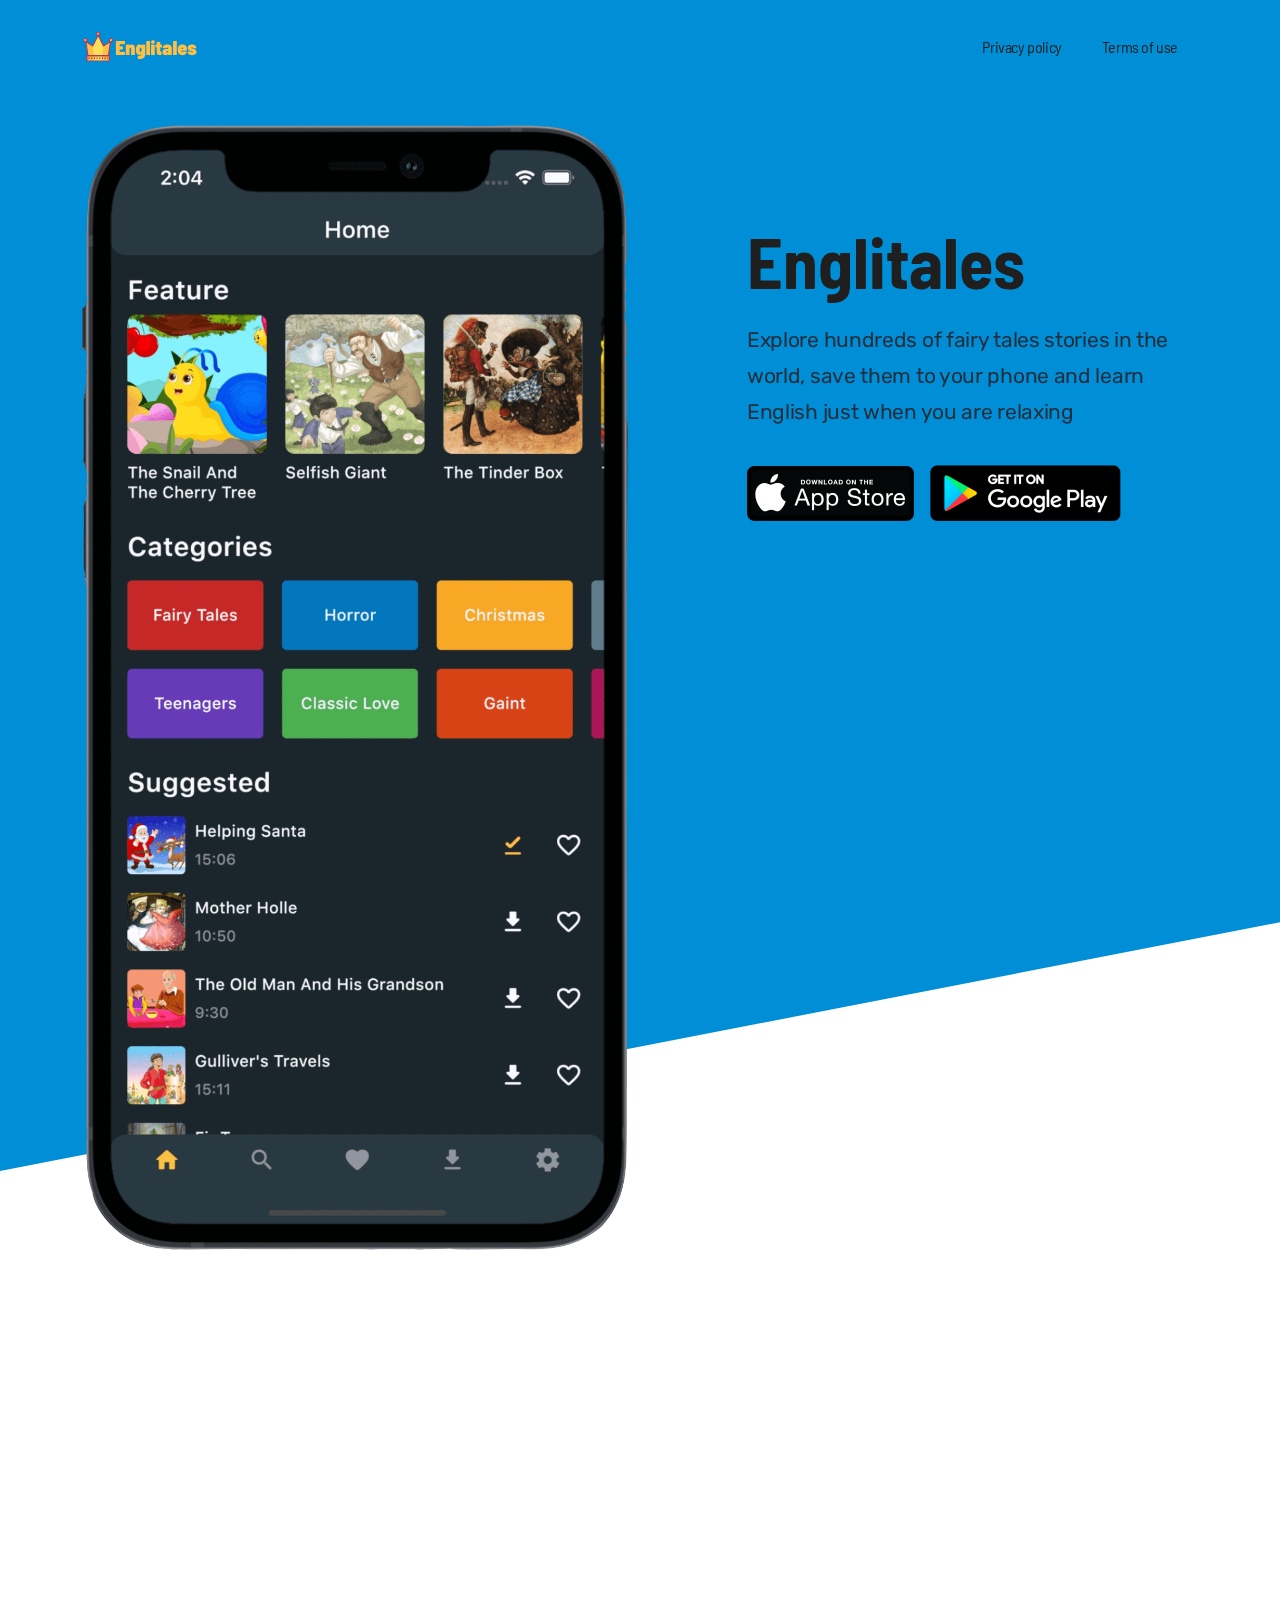
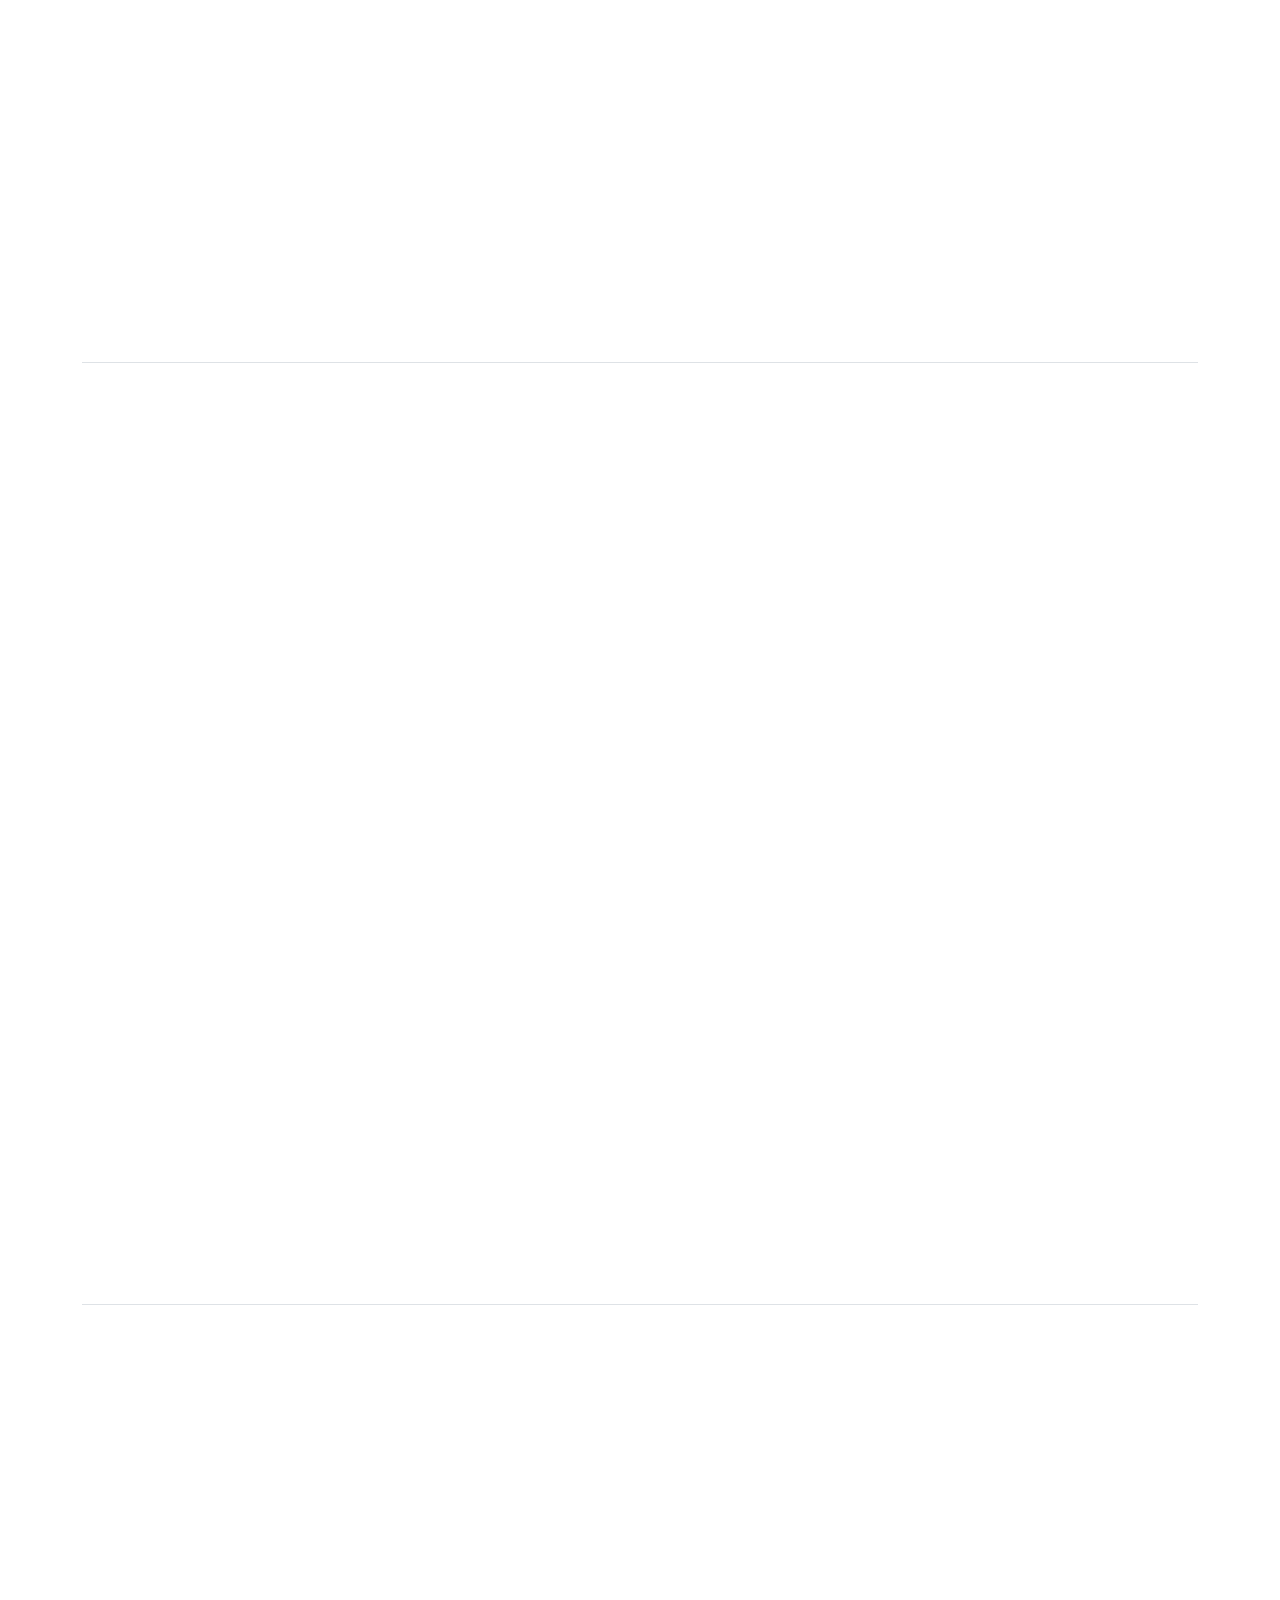
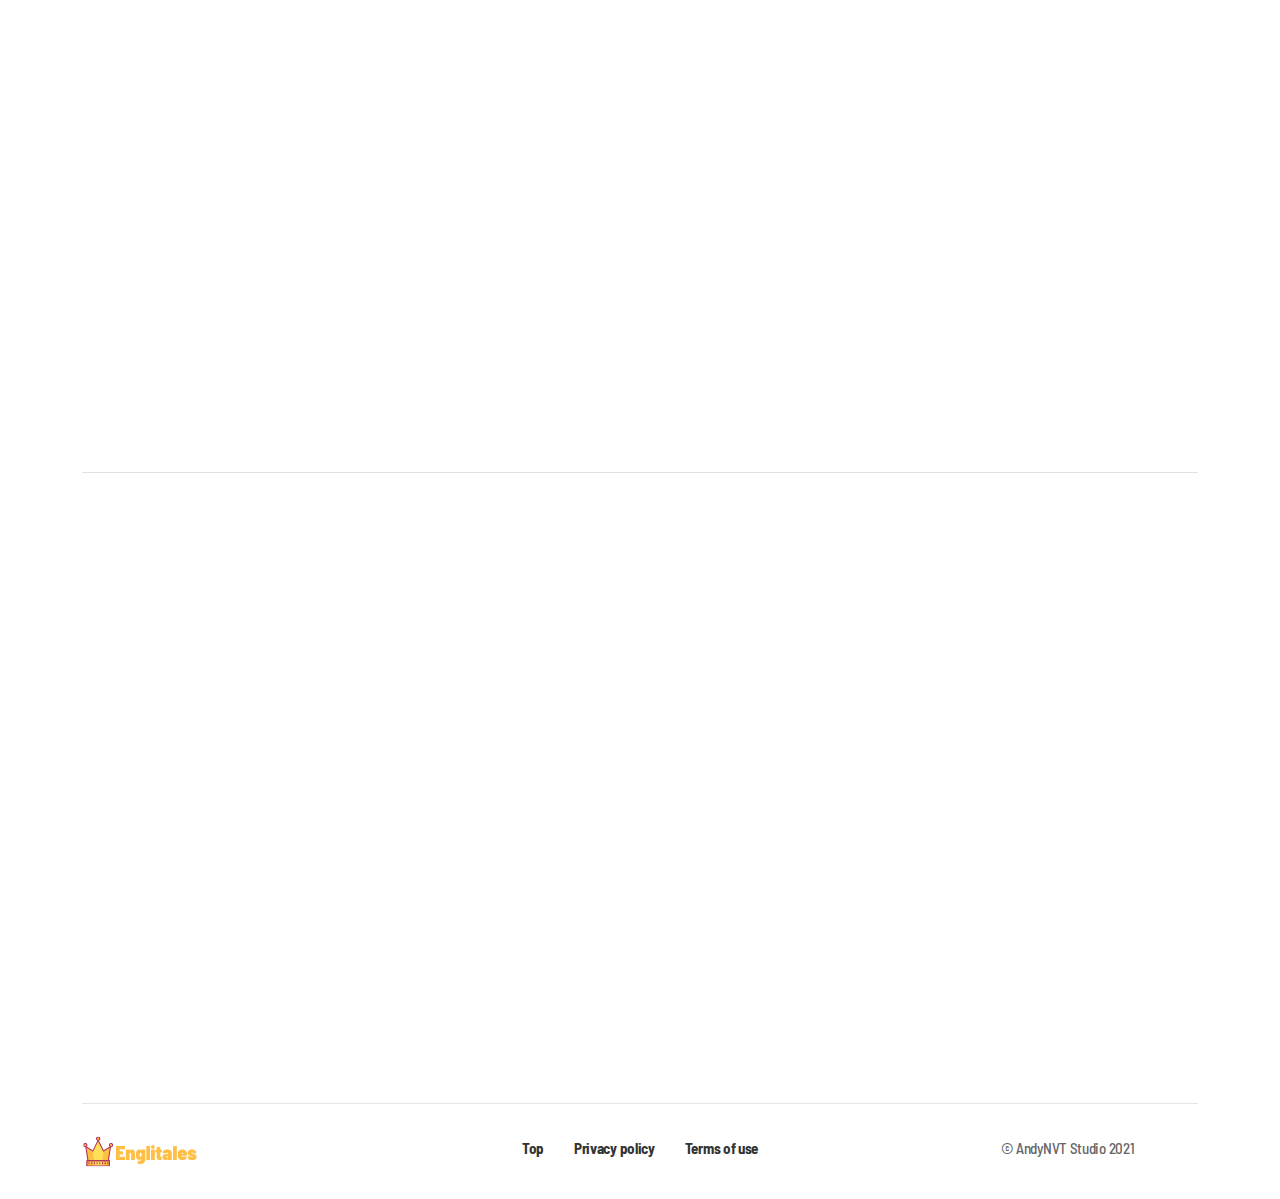
<file: index.html>
<!DOCTYPE html>
<html lang="en">

<head>
  <meta charset="UTF-8">
  <meta name="viewport" content="width=device-width, initial-scale=1.0">
  <meta http-equiv="X-UA-Compatible" content="ie=edge">
  <title>Englitales</title>
  <link rel="shortcut icon" href="image/favicon.png" type="image/x-icon">
  <!-- Bootstrap , fonts & icons  -->
  <link rel="stylesheet" href="./css/bootstrap.css">
  <link rel="stylesheet" href="./fonts/icon-font/css/style.css">
  <link rel="stylesheet" href="./fonts/typography-font/typo.css">
  <link rel="stylesheet" href="./fonts/fontawesome-5/css/all.css">
  <link href="https://fonts.googleapis.com/css2?family=Barlow+Semi+Condensed:wght@300;400;500;600;700;800&display=swap" rel="stylesheet">
  <link href="https://fonts.googleapis.com/css2?family=Gothic+A1:wght@400;500;700;900&display=swap" rel="stylesheet">
  <link href="https://fonts.googleapis.com/css2?family=Work+Sans:wght@400;500;600;700;800;900&display=swap" rel="stylesheet">
  <link href="https://fonts.googleapis.com/css2?family=Rubik:wght@400;500;600;700;800;900&display=swap" rel="stylesheet">
  <link href="https://fonts.googleapis.com/css2?family=Inter:wght@400;600;700;800;900&display=swap" rel="stylesheet">
  <link href="https://fonts.googleapis.com/css2?family=Nunito:wght@400;600;700;800;900&display=swap" rel="stylesheet">
  <!-- Plugin'stylesheets  -->
  <link rel="stylesheet" href="./plugins/aos/aos.min.css">

  <!-- Vendor stylesheets  -->
  <link rel="stylesheet" href="./css/main.css">
  <!-- Custom stylesheet -->
</head>

<body data-theme-mode-panel-active data-theme="light" style="font-family: 'Mazzard H';">
  <div class="site-wrapper overflow-hidden position-relative">
    <!-- Site Header -->
    <!-- Preloader -->
    <!-- <div id="loading">
    <div class="preloader">
     <img src="./image/preloader.gif" alt="preloader">
   </div>
   </div>    -->
    <!--Site Header Area -->
    <header class="site-header site-header--menu-right landing-13-menu site-header--absolute site-header--sticky">
      <div class="container">
        <nav class="navbar site-navbar">
          <!-- Brand Logo-->
          <div class="brand-logo">
            <a href="#">
              <!-- light version logo (logo must be black)-->
              <img src="image/logo/logo-black.png" alt="" class="light-version-logo">
              <!-- Dark version logo (logo must be White)-->
              <img src="image/logo/logo-white.png" alt="" class="dark-version-logo">
            </a>
          </div>
          <div class="menu-block-wrapper">
            <div class="menu-overlay"></div>
            <nav class="menu-block" id="append-menu-header">
              <div class="mobile-menu-head">
                <div class="go-back">
                  <i class="fa fa-angle-left"></i>
                </div>
                <div class="current-menu-title"></div>
                <div class="mobile-menu-close">&times;</div>
              </div>
              <ul class="site-menu-main">
                <li class="nav-item">
                  <a href="privacy.html" class="nav-link-item">Privacy policy</a>
                </li>  
                <li class="nav-item">
                  <a href="terms-of-use.html" class="nav-link-item">Terms of use</a>
                </li>
              </ul>
            </nav>
          </div>
          <!-- <div class="header-btn header-btn-l-13 ms-auto d-none d-xs-inline-flex">
            <a target="_blank" class="btn btn download-btn focus-reset" href="https://finestdevs.com/shade/">
              Download for free
            </a>
          </div> -->
          <!-- mobile menu trigger -->
          <div class="mobile-menu-trigger">
            <span></span>
          </div>
          <!--/.Mobile Menu Hamburger Ends-->
        </nav>
      </div>
    </header>
    <!-- navbar- -->
    <!-- Hero Area -->
    <div class="hero-area-l-13 position-relative overflow-hidden">
      <div class="container">
        <div class="row position-relative justify-content-center">
          <div class="col-xl-6 col-lg-6 col-sm-9" data-aos="fade-right" data-aos-duration="800" data-aos-once="true">
            <div class="banner-image-l-13">
              <img src="./image/l3/screenshot1.png" alt="" class="w-100">
            </div>
          </div>
          <div class="offset-xl-1 col-xl-5 col-lg-6 col-md-8 col-sm-9" data-aos="fade-left" data-aos-duration="800" data-aos-once="true">
            <div class="content">
              <h1>Englitales</h1>
              <p>Explore hundreds of fairy tales stories in the world, save them to your phone and learn English just when you are relaxing</p>
              <div class="apps-btn">
                <a href="https://apps.apple.com/vn/app/englitales/id1573403900" class="app-store"><img src="image/l3/app-store.png" alt=""></a>
                <a href="https://play.google.com/store/apps/details?id=com.ngvantai.englitales" class="app-store"><img src="image/l3/google-play.png" alt=""></a>
              </div>
            </div>
          </div>
        </div>
      </div>
      <div class="bg-shape-13"></div>
    </div>
    <!-- content-1 section start -->
    <div class="content-area-l-13-1 position-relative overflow-hidden">
      <div class="container">
        <div class="row justify-content-center">
          <div class="col-md-12">
            <div class="border-bottom">
              <div class="row justify-content-center">
                <div class="col-xl-11">
                  <div class="row align-items-center justify-content-center justify-content-lg-start">
                    <div class="offset-lg-1 col-lg-5  col-md-8 col-sm-10 order-lg-1 order-1" data-aos="fade-right" data-aos-duration="800" data-aos-once="true">
                      <div class="content section-heading-7">
                        <h2>Explore</h2>
                        <p>With hundreds of fairy tales stories in many categories, you will have access to explore a bunch of familiar stories for you and also for your children.</p>
                      </div>
                    </div>
                    <div class="offset-lg-1 col-lg-5 col-md-8 col-sm-10 position-relative order-lg-1 order-0" data-aos="fade-left" data-aos-duration="800" data-aos-once="true">
                      <div class="app-image-position-l-13">
                        <img src="image/l3/screenshot2.png" alt="" class="w-100">
                      </div>
                    </div>
                  </div>
                </div>
              </div>
            </div>
          </div>
        </div>
      </div>
    </div>
    <!-- content-1 section start -->
    <div class="content-area-l-13-2 position-relative overflow-hidden">
      <div class="container">
        <div class="row justify-content-center">
          <div class="col-md-12">
            <div class="border-bottom">
              <div class="row justify-content-center">
                <div class="col-xl-11">
                  <div class="row align-items-center justify-content-center justify-content-lg-start">
                    <div class="col-lg-6  col-md-8 col-sm-10" data-aos="fade-right" data-aos-duration="800" data-aos-once="true">
                      <div class="app-image-position-l-13">
                        <img src="image/l3/screenshot3.png" alt="" class="w-100">
                      </div>
                    </div>
                    <div class="offset-lg-1 col-lg-5 col-md-8 col-sm-10 position-relative" data-aos="fade-left" data-aos-duration="800" data-aos-once="true">
                      <div class="content section-heading-7">
                        <h2>Player</h2>
                        <p>You will get an app that allows you to control many functionalities for listening to English in a productive way. Add them as favorites and listen later.</p>
                      </div>
                    </div>
                  </div>
                </div>
              </div>
            </div>
          </div>
        </div>
      </div>
    </div>
    <!-- content-3 section start -->
    <div class="content-area-l-13-3 position-relative overflow-hidden">
      <div class="container">
        <div class="row justify-content-center">
          <div class="col-md-12">
            <div class="border-bottom">
              <div class="row justify-content-center">
                <div class="col-xl-11">
                  <div class="row align-items-center justify-content-center justify-content-lg-start">
                    <div class="offset-lg-1 col-lg-5  col-md-8 col-sm-10 order-lg-1 order-1" data-aos="fade-right" data-aos-duration="800" data-aos-once="true">
                      <div class="content section-heading-7">
                        <h2>Offline download</h2>
                        <p>Englitales provides offline listening when you are out of network. Easy to download and release your storage anytime.</p>
                      </div>
                    </div>
                    <div class="offset-lg-1 col-lg-5 col-md-8 col-sm-10 position-relative order-lg-1 order-0" data-aos="fade-left" data-aos-duration="800" data-aos-once="true">
                      <div class="app-image-position-l-13">
                        <img src="image/l3/screenshot5.png" alt="" class="w-100">
                      </div>
                    </div>
                  </div>
                </div>
              </div>
            </div>
          </div>
        </div>
      </div>
    </div>
    <!-- CTA-area start -->
    <div class="cta-area-l-13" data-aos="fade-left" data-aos-duration="800" data-aos-once="true">
      <div class="container">
        <div class="row justify-content-center">
          <div class="col-xl-12">
            <div class="row justify-content-center">
              <div class="col-xxl-7 col-xl-8 text-center">
                <div class="content">
                  <h2></h2>
                  <span class="tagline">Download now</span>
                  <h2>Let's Englitales help you and your family learn English just by listening to fairy tales with over 1000+ happy users.</h2>
                  <div class="apps-btn">
                    <a href="https://apps.apple.com/vn/app/englitales/id1573403900" class="app-store"><img src="image/l3/app-store.png" alt=""></a>
                    <a href="https://play.google.com/store/apps/details?id=com.ngvantai.englitales" class="app-store"><img src="image/l3/google-play.png" alt=""></a>
                  </div>
                </div>
              </div>
            </div>
          </div>
        </div>
      </div>
    </div>
    <!-- Footer Area -->
    <footer class="footer-l-13 text-center text-md-start">
      <div class="container">
        <div class="row">
          <div class="col-lg-12">
            <div class="footer-border-l-13"></div>
          </div>
        </div>
        <div class="row footer-l-13-items">
          <div class="col-md-3">
            <div class="footer-logo-l-13">
              <a href="#"><img src="image/logo/logo-black.png" alt="logo"></a>
            </div>
          </div>
          <div class="col-md-6">
            <div class="footer-widget-l-13">
              <ul class="pl-0 list-unstyled d-flex flex-wrap justify-content-center align-items-end ">
                <li class="d-flex"><a href="#">Top</a></li>
                <li class="d-flex"><a href="privacy.html">Privacy policy</a></li>
                <li class="d-flex"><a href="terms-of-use.html">Terms of use</a></li>
              </ul>
            </div>
          </div>
          <div class="col-md-3">
            <div class="copyright-area-l-13 text-center text-md-right">
              <p>© AndyNVT Studio 2021</p>
            </div>
          </div>
        </div>
      </div>
    </footer>
  </div>
  <!-- Vendor Scripts -->
  <script src="js/vendor.min.js"></script>
  <script src="./plugins/aos/aos.min.js"></script>
  <script src="./plugins/menu/menu.js"></script>
  <!-- Activation Script -->
  <script src="js/custom.js"></script>
</body>

</html>
</file>
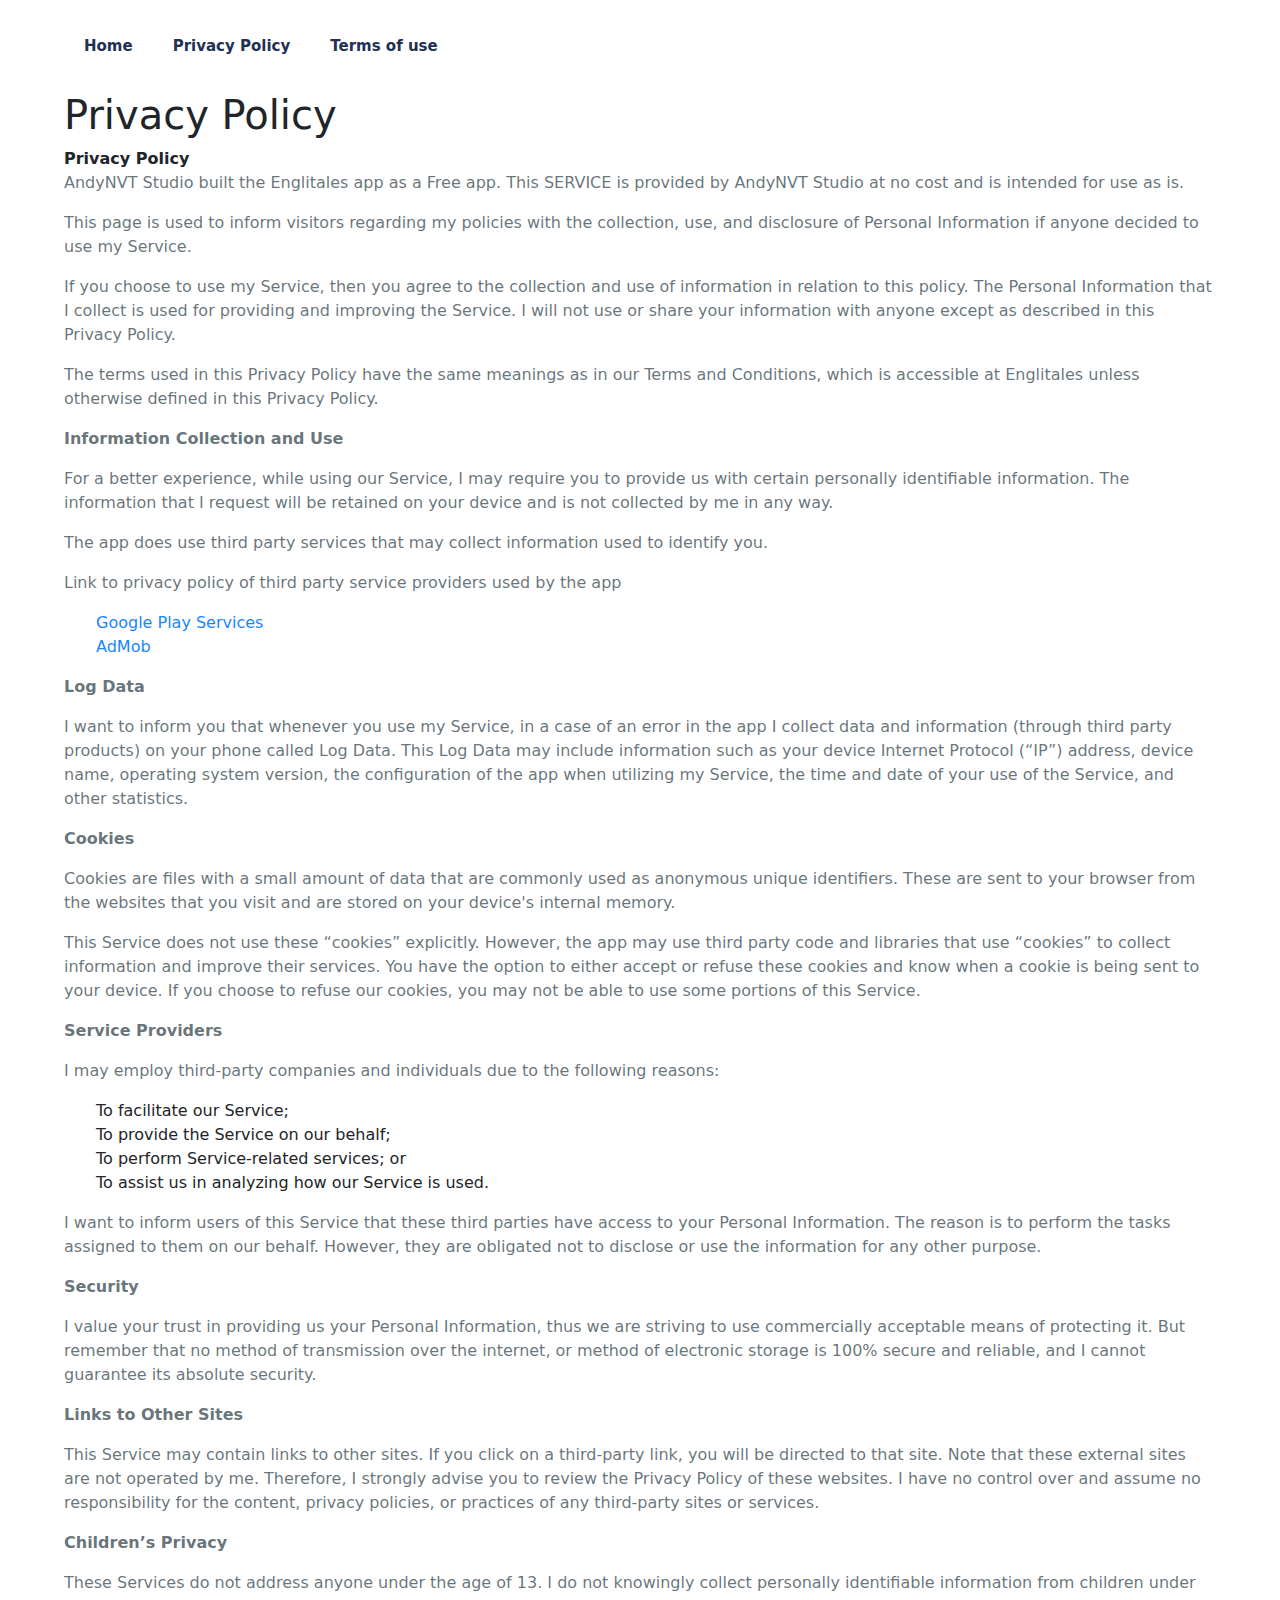
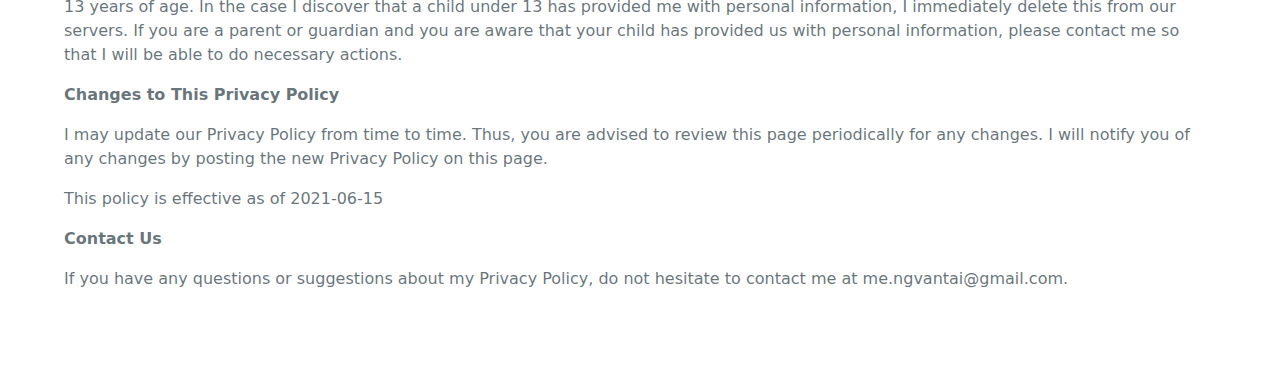
<file: privacy.html>
<!DOCTYPE html>
    <html>
   
<head>
  <meta charset="UTF-8">
  <meta name="viewport" content="width=device-width, initial-scale=1.0">
  <meta http-equiv="X-UA-Compatible" content="ie=edge">
  <title>Englitales | Privacy</title>
  <link rel="shortcut icon" href="image/favicon.png" type="image/x-icon">
  <link rel="stylesheet" href="./css/bootstrap.css">
  <link rel="stylesheet" href="./fonts/icon-font/css/style.css">
  <link rel="stylesheet" href="./fonts/typography-font/typo.css">
  <link rel="stylesheet" href="./fonts/fontawesome-5/css/all.css">
  <link href="https://fonts.googleapis.com/css2?family=Barlow+Semi+Condensed:wght@300;400;500;600;700;800&display=swap" rel="stylesheet">
  <link href="https://fonts.googleapis.com/css2?family=Gothic+A1:wght@400;500;700;900&display=swap" rel="stylesheet">
  <link href="https://fonts.googleapis.com/css2?family=Work+Sans:wght@400;500;600;700;800;900&display=swap" rel="stylesheet">
  <link href="https://fonts.googleapis.com/css2?family=Rubik:wght@400;500;600;700;800;900&display=swap" rel="stylesheet">
  <link href="https://fonts.googleapis.com/css2?family=Inter:wght@400;600;700;800;900&display=swap" rel="stylesheet">
  <link href="https://fonts.googleapis.com/css2?family=Nunito:wght@400;600;700;800;900&display=swap" rel="stylesheet">
  <link rel="stylesheet" href="./plugins/aos/aos.min.css">
  <link rel="stylesheet" href="./css/main.css">
</head>
    <body style="padding: 0 5% 5% 5%;">
      <ul class="site-menu-main">
        <li class="nav-item">
          <a href="index.html" class="nav-link-item">Home</a>
        </li>   
        <li class="nav-item">
          <a href="privacy.html" class="nav-link-item">Privacy Policy</a>
        </li>  
        <li class="nav-item">
          <a href="terms-of-use.html" class="nav-link-item">Terms of use</a>
        </li>
      </ul>
      <h1>Privacy Policy</h1>
    <strong>Privacy Policy</strong> <p>
                  AndyNVT Studio built the Englitales app as
                  a Free app. This SERVICE is provided by
                  AndyNVT Studio at no cost and is intended for use as
                  is.
                </p> <p>
                  This page is used to inform visitors regarding my
                  policies with the collection, use, and disclosure of Personal
                  Information if anyone decided to use my Service.
                </p> <p>
                  If you choose to use my Service, then you agree to
                  the collection and use of information in relation to this
                  policy. The Personal Information that I collect is
                  used for providing and improving the Service. I will not use or share your information with
                  anyone except as described in this Privacy Policy.
                </p> <p>
                  The terms used in this Privacy Policy have the same meanings
                  as in our Terms and Conditions, which is accessible at
                  Englitales unless otherwise defined in this Privacy Policy.
                </p> <p><strong>Information Collection and Use</strong></p> <p>
                  For a better experience, while using our Service, I
                  may require you to provide us with certain personally
                  identifiable information. The information that
                  I request will be retained on your device and is not collected by me in any way.
                </p> <div><p>
                    The app does use third party services that may collect
                    information used to identify you.
                  </p> <p>
                    Link to privacy policy of third party service providers used
                    by the app
                  </p> <ul><li><a href="https://www.google.com/policies/privacy/" target="_blank" rel="noopener noreferrer">Google Play Services</a></li><li><a href="https://support.google.com/admob/answer/6128543?hl=en" target="_blank" rel="noopener noreferrer">AdMob</a></li><!----><!----><!----><!----><!----><!----><!----><!----><!----><!----><!----><!----><!----><!----><!----><!----><!----><!----><!----><!----><!----><!----><!----><!----><!----></ul></div> <p><strong>Log Data</strong></p> <p>
                  I want to inform you that whenever you
                  use my Service, in a case of an error in the app
                  I collect data and information (through third party
                  products) on your phone called Log Data. This Log Data may
                  include information such as your device Internet Protocol
                  (“IP”) address, device name, operating system version, the
                  configuration of the app when utilizing my Service,
                  the time and date of your use of the Service, and other
                  statistics.
                </p> <p><strong>Cookies</strong></p> <p>
                  Cookies are files with a small amount of data that are
                  commonly used as anonymous unique identifiers. These are sent
                  to your browser from the websites that you visit and are
                  stored on your device's internal memory.
                </p> <p>
                  This Service does not use these “cookies” explicitly. However,
                  the app may use third party code and libraries that use
                  “cookies” to collect information and improve their services.
                  You have the option to either accept or refuse these cookies
                  and know when a cookie is being sent to your device. If you
                  choose to refuse our cookies, you may not be able to use some
                  portions of this Service.
                </p> <p><strong>Service Providers</strong></p> <p>
                  I may employ third-party companies and
                  individuals due to the following reasons:
                </p> <ul><li>To facilitate our Service;</li> <li>To provide the Service on our behalf;</li> <li>To perform Service-related services; or</li> <li>To assist us in analyzing how our Service is used.</li></ul> <p>
                  I want to inform users of this Service
                  that these third parties have access to your Personal
                  Information. The reason is to perform the tasks assigned to
                  them on our behalf. However, they are obligated not to
                  disclose or use the information for any other purpose.
                </p> <p><strong>Security</strong></p> <p>
                  I value your trust in providing us your
                  Personal Information, thus we are striving to use commercially
                  acceptable means of protecting it. But remember that no method
                  of transmission over the internet, or method of electronic
                  storage is 100% secure and reliable, and I cannot
                  guarantee its absolute security.
                </p> <p><strong>Links to Other Sites</strong></p> <p>
                  This Service may contain links to other sites. If you click on
                  a third-party link, you will be directed to that site. Note
                  that these external sites are not operated by me.
                  Therefore, I strongly advise you to review the
                  Privacy Policy of these websites. I have
                  no control over and assume no responsibility for the content,
                  privacy policies, or practices of any third-party sites or
                  services.
                </p> <p><strong>Children’s Privacy</strong></p> <p>
                  These Services do not address anyone under the age of 13.
                  I do not knowingly collect personally
                  identifiable information from children under 13 years of age. In the case
                  I discover that a child under 13 has provided
                  me with personal information, I immediately
                  delete this from our servers. If you are a parent or guardian
                  and you are aware that your child has provided us with
                  personal information, please contact me so that
                  I will be able to do necessary actions.
                </p> <p><strong>Changes to This Privacy Policy</strong></p> <p>
                  I may update our Privacy Policy from
                  time to time. Thus, you are advised to review this page
                  periodically for any changes. I will
                  notify you of any changes by posting the new Privacy Policy on
                  this page.
                </p> <p>This policy is effective as of 2021-06-15</p> <p><strong>Contact Us</strong></p> <p>
                  If you have any questions or suggestions about my
                  Privacy Policy, do not hesitate to contact me at me.ngvantai@gmail.com.
    </body>
    </html>
</file>
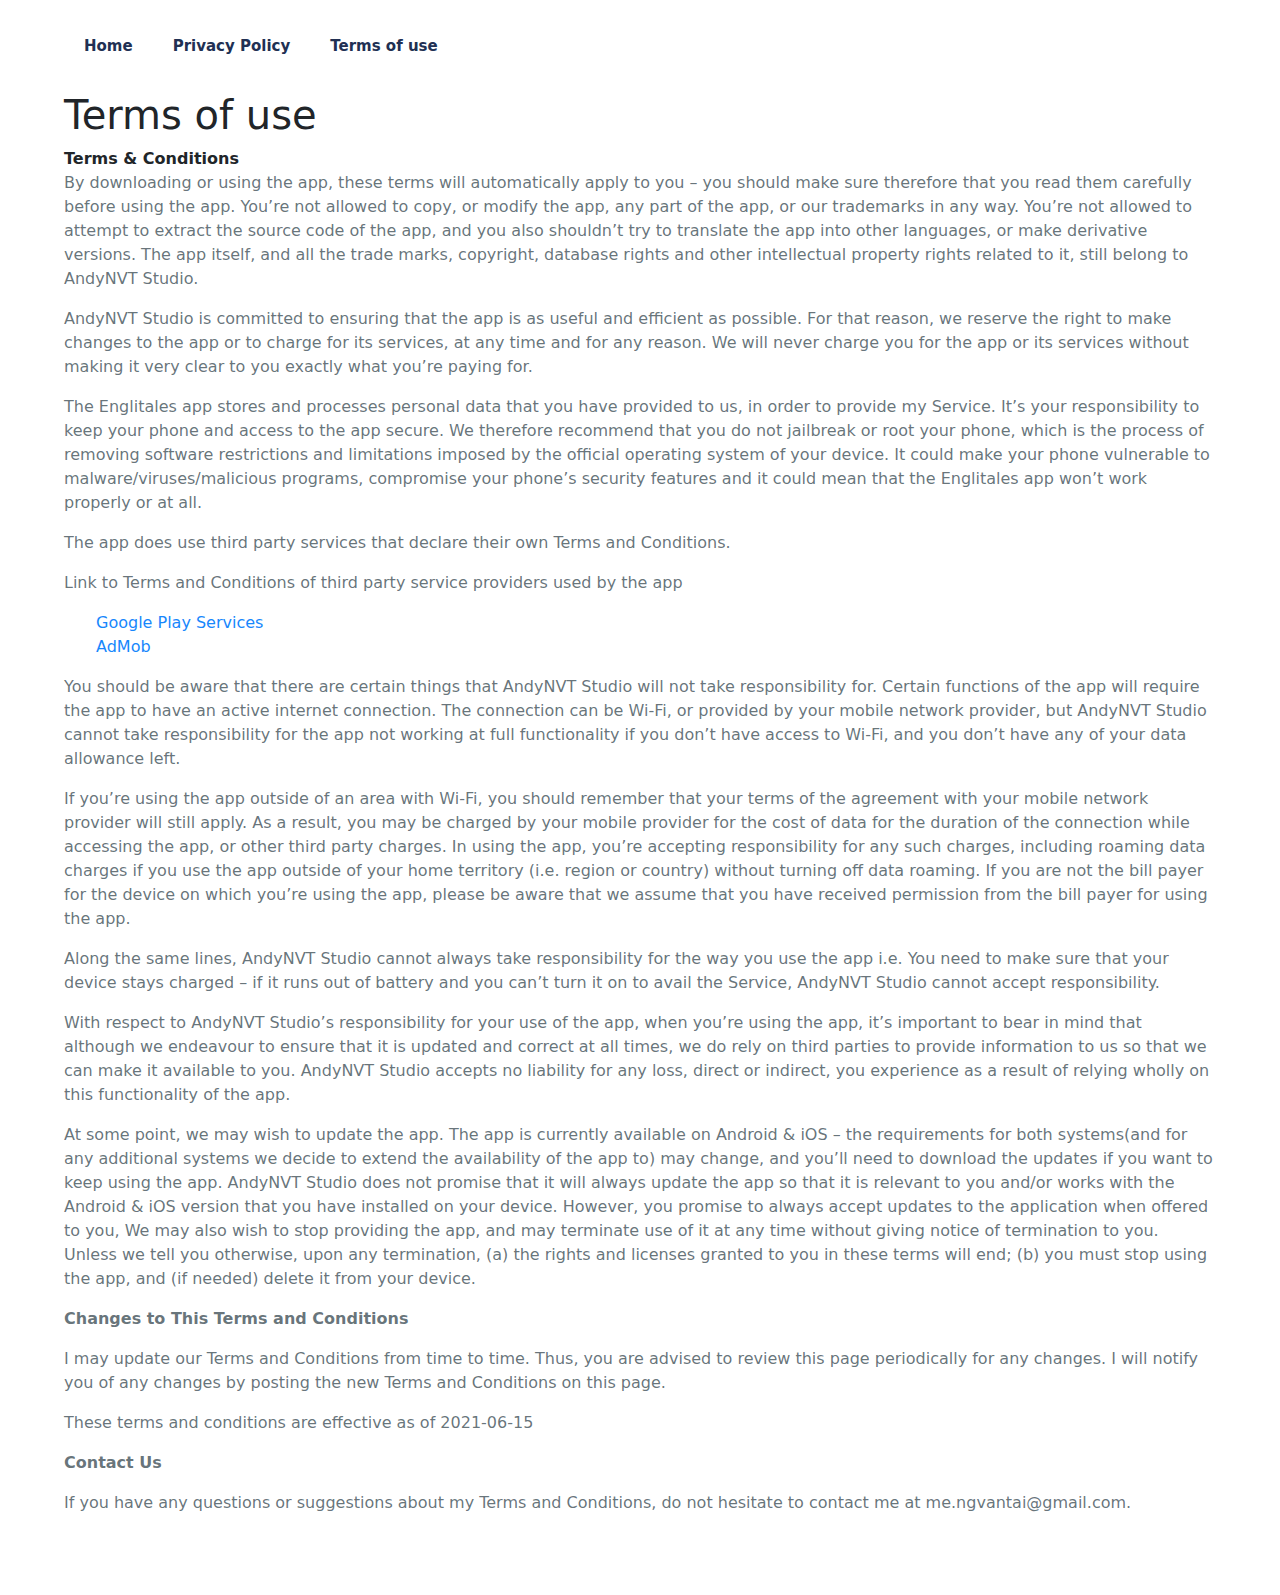
<file: terms-of-use.html>
<!DOCTYPE html>
    <html>
      <head>
        <meta charset="UTF-8">
        <meta name="viewport" content="width=device-width, initial-scale=1.0">
        <meta http-equiv="X-UA-Compatible" content="ie=edge">
        <title>Englitales | Privacy</title>
        <link rel="shortcut icon" href="image/favicon.png" type="image/x-icon">
        <link rel="stylesheet" href="./css/bootstrap.css">
        <link rel="stylesheet" href="./fonts/icon-font/css/style.css">
        <link rel="stylesheet" href="./fonts/typography-font/typo.css">
        <link rel="stylesheet" href="./fonts/fontawesome-5/css/all.css">
        <link href="https://fonts.googleapis.com/css2?family=Barlow+Semi+Condensed:wght@300;400;500;600;700;800&display=swap" rel="stylesheet">
        <link href="https://fonts.googleapis.com/css2?family=Gothic+A1:wght@400;500;700;900&display=swap" rel="stylesheet">
        <link href="https://fonts.googleapis.com/css2?family=Work+Sans:wght@400;500;600;700;800;900&display=swap" rel="stylesheet">
        <link href="https://fonts.googleapis.com/css2?family=Rubik:wght@400;500;600;700;800;900&display=swap" rel="stylesheet">
        <link href="https://fonts.googleapis.com/css2?family=Inter:wght@400;600;700;800;900&display=swap" rel="stylesheet">
        <link href="https://fonts.googleapis.com/css2?family=Nunito:wght@400;600;700;800;900&display=swap" rel="stylesheet">
        <link rel="stylesheet" href="./plugins/aos/aos.min.css">
        <link rel="stylesheet" href="./css/main.css">
      </head>
    <body  style="padding: 0 5% 5% 5%;">
      <ul class="site-menu-main">
        <li class="nav-item">
          <a href="index.html" class="nav-link-item">Home</a>
        </li>   
        <li class="nav-item">
          <a href="privacy.html" class="nav-link-item">Privacy Policy</a>
        </li>  
        <li class="nav-item">
          <a href="terms-of-use.html" class="nav-link-item">Terms of use</a>
        </li>
      </ul>
      <h1>Terms of use</h1>
    <strong>Terms &amp; Conditions</strong> <p>
                  By downloading or using the app, these terms will
                  automatically apply to you – you should make sure therefore
                  that you read them carefully before using the app. You’re not
                  allowed to copy, or modify the app, any part of the app, or
                  our trademarks in any way. You’re not allowed to attempt to
                  extract the source code of the app, and you also shouldn’t try
                  to translate the app into other languages, or make derivative
                  versions. The app itself, and all the trade marks, copyright,
                  database rights and other intellectual property rights related
                  to it, still belong to AndyNVT Studio.
                </p> <p>
                  AndyNVT Studio is committed to ensuring that the app is
                  as useful and efficient as possible. For that reason, we
                  reserve the right to make changes to the app or to charge for
                  its services, at any time and for any reason. We will never
                  charge you for the app or its services without making it very
                  clear to you exactly what you’re paying for.
                </p> <p>
                  The Englitales app stores and processes personal data that
                  you have provided to us, in order to provide my
                  Service. It’s your responsibility to keep your phone and
                  access to the app secure. We therefore recommend that you do
                  not jailbreak or root your phone, which is the process of
                  removing software restrictions and limitations imposed by the
                  official operating system of your device. It could make your
                  phone vulnerable to malware/viruses/malicious programs,
                  compromise your phone’s security features and it could mean
                  that the Englitales app won’t work properly or at all.
                </p> <div><p>
                    The app does use third party services that declare their own
                    Terms and Conditions.
                  </p> <p>
                    Link to Terms and Conditions of third party service
                    providers used by the app
                  </p> <ul><li><a href="https://policies.google.com/terms" target="_blank" rel="noopener noreferrer">Google Play Services</a></li><li><a href="https://developers.google.com/admob/terms" target="_blank" rel="noopener noreferrer">AdMob</a></li><!----><!----><!----><!----><!----><!----><!----><!----><!----><!----><!----><!----><!----><!----><!----><!----><!----><!----><!----><!----><!----><!----><!----><!----><!----></ul></div> <p>
                  You should be aware that there are certain things that
                  AndyNVT Studio will not take responsibility for. Certain
                  functions of the app will require the app to have an active
                  internet connection. The connection can be Wi-Fi, or provided
                  by your mobile network provider, but AndyNVT Studio
                  cannot take responsibility for the app not working at full
                  functionality if you don’t have access to Wi-Fi, and you don’t
                  have any of your data allowance left.
                </p> <p></p> <p>
                  If you’re using the app outside of an area with Wi-Fi, you
                  should remember that your terms of the agreement with your
                  mobile network provider will still apply. As a result, you may
                  be charged by your mobile provider for the cost of data for
                  the duration of the connection while accessing the app, or
                  other third party charges. In using the app, you’re accepting
                  responsibility for any such charges, including roaming data
                  charges if you use the app outside of your home territory
                  (i.e. region or country) without turning off data roaming. If
                  you are not the bill payer for the device on which you’re
                  using the app, please be aware that we assume that you have
                  received permission from the bill payer for using the app.
                </p> <p>
                  Along the same lines, AndyNVT Studio cannot always take
                  responsibility for the way you use the app i.e. You need to
                  make sure that your device stays charged – if it runs out of
                  battery and you can’t turn it on to avail the Service,
                  AndyNVT Studio cannot accept responsibility.
                </p> <p>
                  With respect to AndyNVT Studio’s responsibility for your
                  use of the app, when you’re using the app, it’s important to
                  bear in mind that although we endeavour to ensure that it is
                  updated and correct at all times, we do rely on third parties
                  to provide information to us so that we can make it available
                  to you. AndyNVT Studio accepts no liability for any
                  loss, direct or indirect, you experience as a result of
                  relying wholly on this functionality of the app.
                </p> <p>
                  At some point, we may wish to update the app. The app is
                  currently available on Android &amp; iOS – the requirements for
                  both systems(and for any additional systems we
                  decide to extend the availability of the app to) may change,
                  and you’ll need to download the updates if you want to keep
                  using the app. AndyNVT Studio does not promise that it
                  will always update the app so that it is relevant to you
                  and/or works with the Android &amp; iOS version that you have
                  installed on your device. However, you promise to always
                  accept updates to the application when offered to you, We may
                  also wish to stop providing the app, and may terminate use of
                  it at any time without giving notice of termination to you.
                  Unless we tell you otherwise, upon any termination, (a) the
                  rights and licenses granted to you in these terms will end;
                  (b) you must stop using the app, and (if needed) delete it
                  from your device.
                </p> <p><strong>Changes to This Terms and Conditions</strong></p> <p>
                  I may update our Terms and Conditions
                  from time to time. Thus, you are advised to review this page
                  periodically for any changes. I will
                  notify you of any changes by posting the new Terms and
                  Conditions on this page.
                </p> <p>
                  These terms and conditions are effective as of 2021-06-15
                </p> <p><strong>Contact Us</strong></p> <p>
                  If you have any questions or suggestions about my
                  Terms and Conditions, do not hesitate to contact me
                  at me.ngvantai@gmail.com.
    </body>
    </html>
</file>
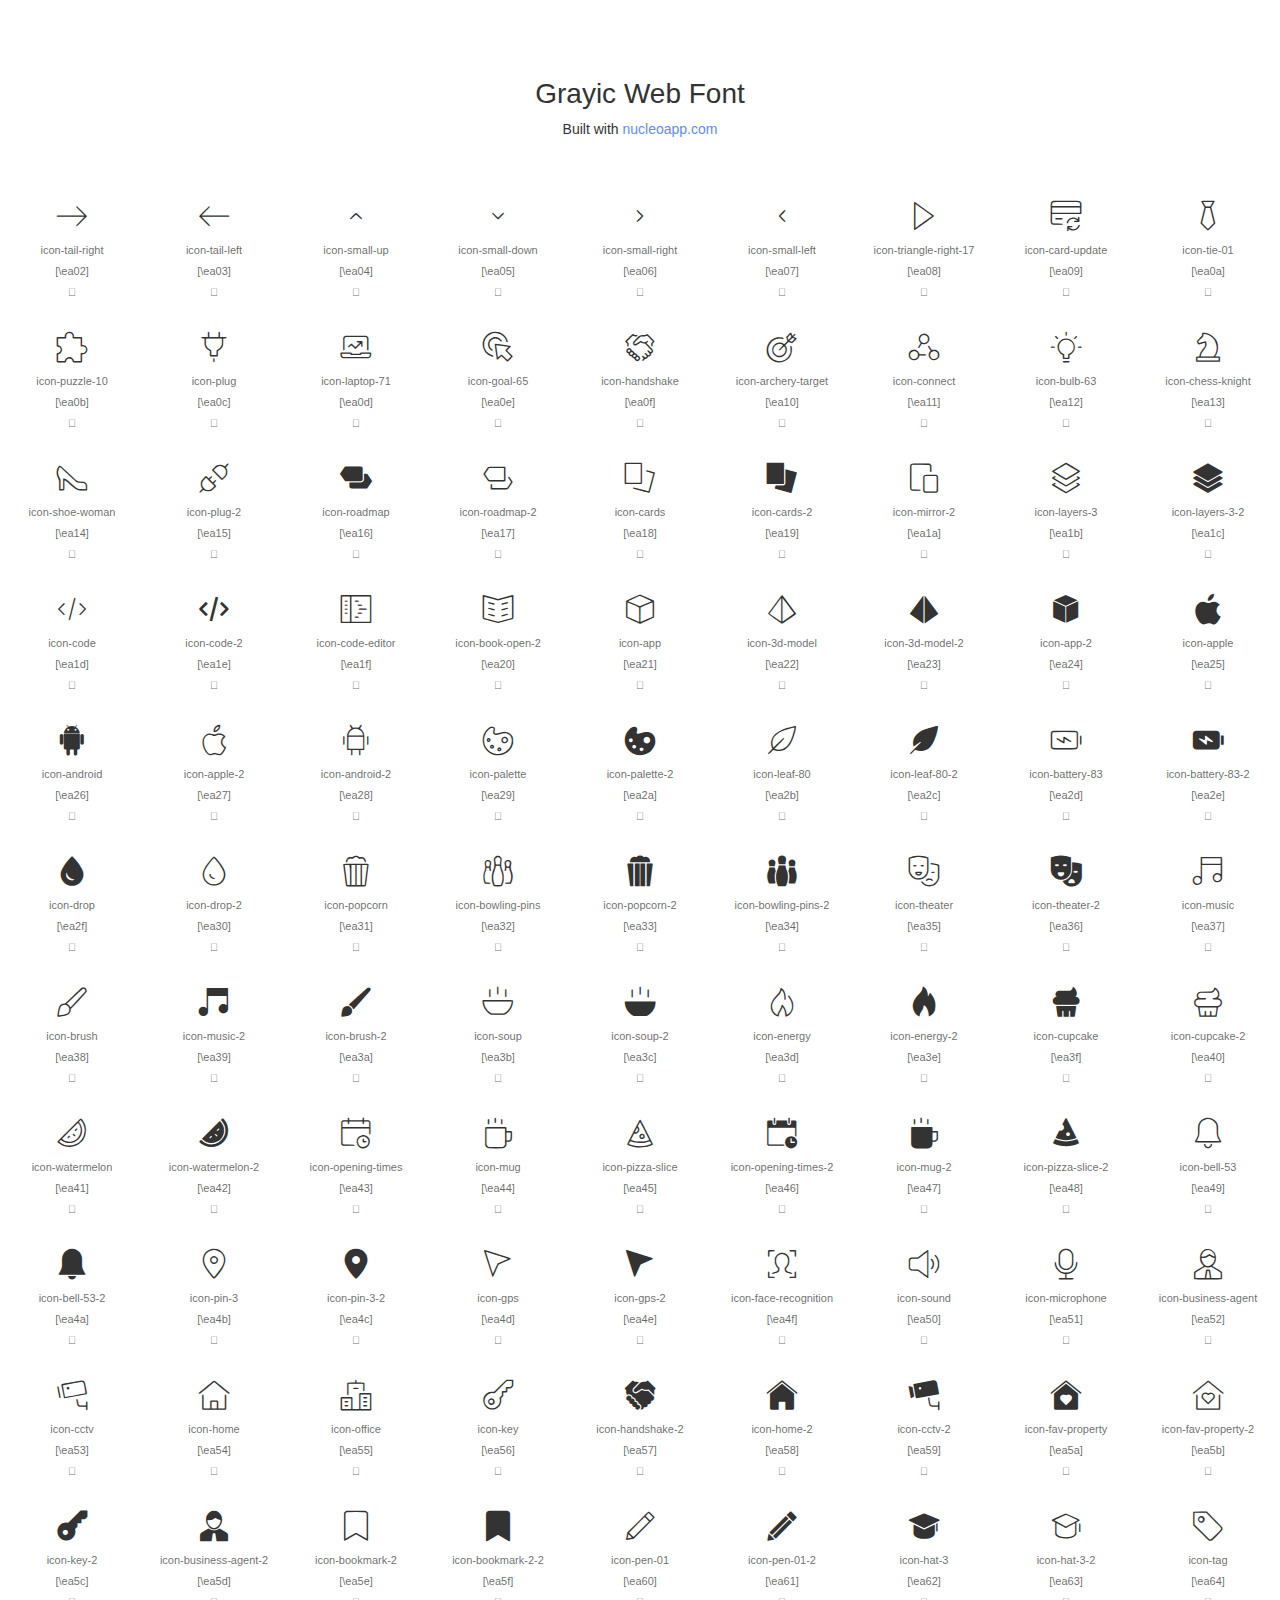
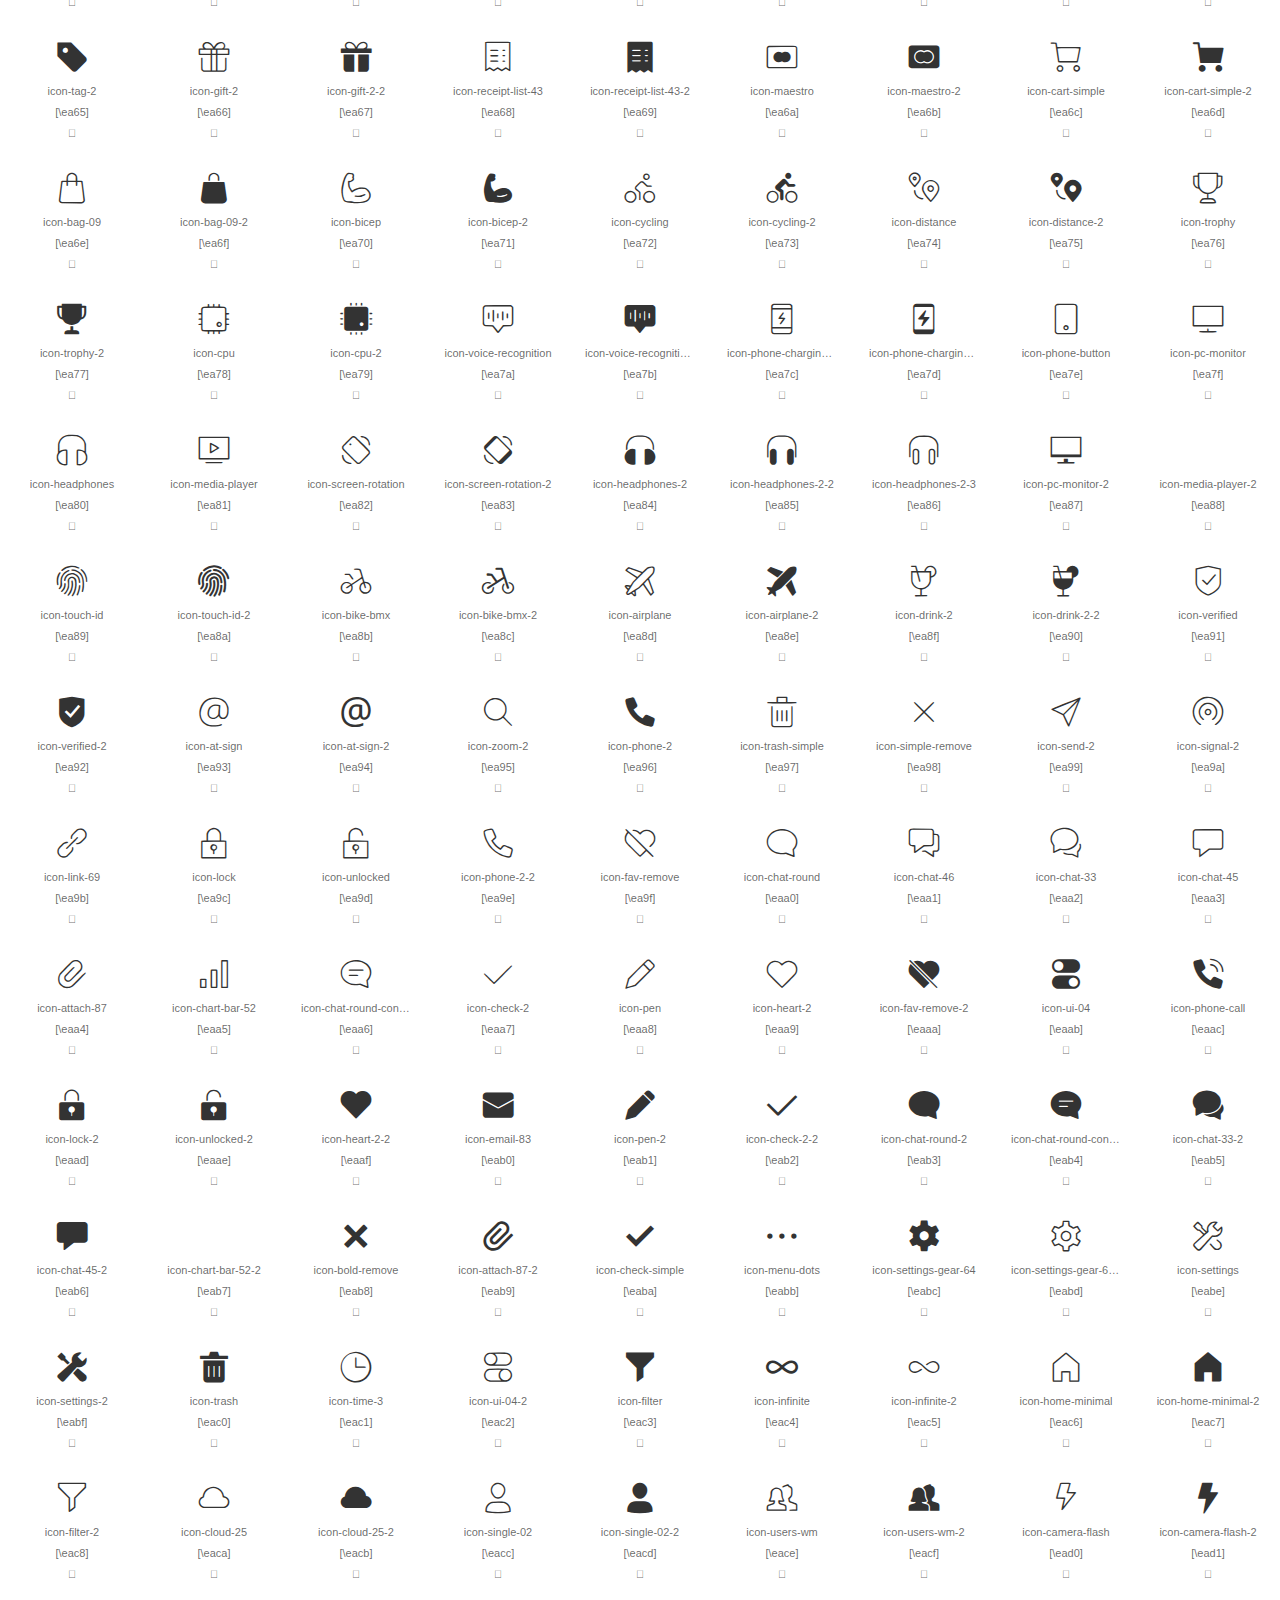
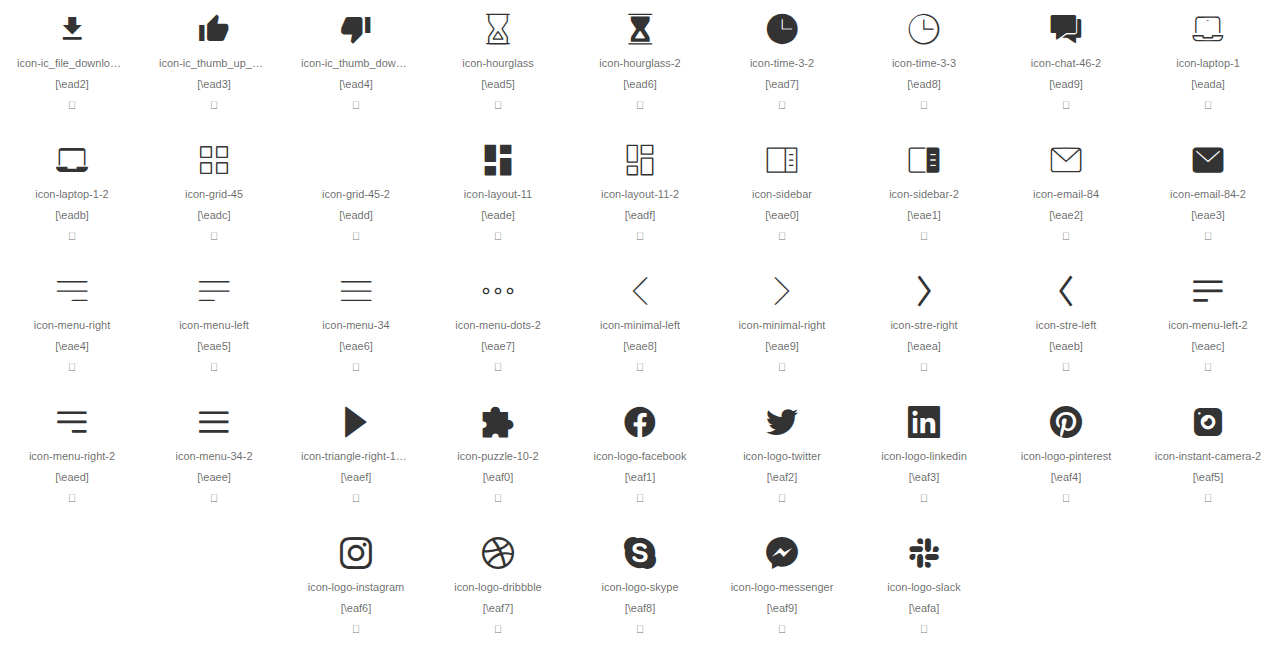
<file: fonts/icon-font/demo.html>
<!doctype html>
<html lang="en">
<head>
	<meta charset="UTF-8">
	<meta name="viewport" content="width=device-width, initial-scale=1">
	<link rel="stylesheet" href="demo/css/reset.css"> <!-- CSS reset -->
	<link rel="stylesheet" href="demo/css/style.css">
	<link rel="shortcut icon" href="demo/favicon.ico">
	<title>Grayic Web Font</title>
</head>
<body>
	<header>
		<h1>Grayic Web Font</h1>
		<p>Built with <a href="https://nucleoapp.com">nucleoapp.com</a></p>
	</header>

	<div id="icons-wrapper">
		<section>
			<ul>
                
                    <li>
                        <i class="icon icon-tail-right"></i>
                        <p>icon-tail-right</p>
                    </li>
                
                    <li>
                        <i class="icon icon-tail-left"></i>
                        <p>icon-tail-left</p>
                    </li>
                
                    <li>
                        <i class="icon icon-small-up"></i>
                        <p>icon-small-up</p>
                    </li>
                
                    <li>
                        <i class="icon icon-small-down"></i>
                        <p>icon-small-down</p>
                    </li>
                
                    <li>
                        <i class="icon icon-small-right"></i>
                        <p>icon-small-right</p>
                    </li>
                
                    <li>
                        <i class="icon icon-small-left"></i>
                        <p>icon-small-left</p>
                    </li>
                
                    <li>
                        <i class="icon icon-triangle-right-17"></i>
                        <p>icon-triangle-right-17</p>
                    </li>
                
                    <li>
                        <i class="icon icon-card-update"></i>
                        <p>icon-card-update</p>
                    </li>
                
                    <li>
                        <i class="icon icon-tie-01"></i>
                        <p>icon-tie-01</p>
                    </li>
                
                    <li>
                        <i class="icon icon-puzzle-10"></i>
                        <p>icon-puzzle-10</p>
                    </li>
                
                    <li>
                        <i class="icon icon-plug"></i>
                        <p>icon-plug</p>
                    </li>
                
                    <li>
                        <i class="icon icon-laptop-71"></i>
                        <p>icon-laptop-71</p>
                    </li>
                
                    <li>
                        <i class="icon icon-goal-65"></i>
                        <p>icon-goal-65</p>
                    </li>
                
                    <li>
                        <i class="icon icon-handshake"></i>
                        <p>icon-handshake</p>
                    </li>
                
                    <li>
                        <i class="icon icon-archery-target"></i>
                        <p>icon-archery-target</p>
                    </li>
                
                    <li>
                        <i class="icon icon-connect"></i>
                        <p>icon-connect</p>
                    </li>
                
                    <li>
                        <i class="icon icon-bulb-63"></i>
                        <p>icon-bulb-63</p>
                    </li>
                
                    <li>
                        <i class="icon icon-chess-knight"></i>
                        <p>icon-chess-knight</p>
                    </li>
                
                    <li>
                        <i class="icon icon-shoe-woman"></i>
                        <p>icon-shoe-woman</p>
                    </li>
                
                    <li>
                        <i class="icon icon-plug-2"></i>
                        <p>icon-plug-2</p>
                    </li>
                
                    <li>
                        <i class="icon icon-roadmap"></i>
                        <p>icon-roadmap</p>
                    </li>
                
                    <li>
                        <i class="icon icon-roadmap-2"></i>
                        <p>icon-roadmap-2</p>
                    </li>
                
                    <li>
                        <i class="icon icon-cards"></i>
                        <p>icon-cards</p>
                    </li>
                
                    <li>
                        <i class="icon icon-cards-2"></i>
                        <p>icon-cards-2</p>
                    </li>
                
                    <li>
                        <i class="icon icon-mirror-2"></i>
                        <p>icon-mirror-2</p>
                    </li>
                
                    <li>
                        <i class="icon icon-layers-3"></i>
                        <p>icon-layers-3</p>
                    </li>
                
                    <li>
                        <i class="icon icon-layers-3-2"></i>
                        <p>icon-layers-3-2</p>
                    </li>
                
                    <li>
                        <i class="icon icon-code"></i>
                        <p>icon-code</p>
                    </li>
                
                    <li>
                        <i class="icon icon-code-2"></i>
                        <p>icon-code-2</p>
                    </li>
                
                    <li>
                        <i class="icon icon-code-editor"></i>
                        <p>icon-code-editor</p>
                    </li>
                
                    <li>
                        <i class="icon icon-book-open-2"></i>
                        <p>icon-book-open-2</p>
                    </li>
                
                    <li>
                        <i class="icon icon-app"></i>
                        <p>icon-app</p>
                    </li>
                
                    <li>
                        <i class="icon icon-3d-model"></i>
                        <p>icon-3d-model</p>
                    </li>
                
                    <li>
                        <i class="icon icon-3d-model-2"></i>
                        <p>icon-3d-model-2</p>
                    </li>
                
                    <li>
                        <i class="icon icon-app-2"></i>
                        <p>icon-app-2</p>
                    </li>
                
                    <li>
                        <i class="icon icon-apple"></i>
                        <p>icon-apple</p>
                    </li>
                
                    <li>
                        <i class="icon icon-android"></i>
                        <p>icon-android</p>
                    </li>
                
                    <li>
                        <i class="icon icon-apple-2"></i>
                        <p>icon-apple-2</p>
                    </li>
                
                    <li>
                        <i class="icon icon-android-2"></i>
                        <p>icon-android-2</p>
                    </li>
                
                    <li>
                        <i class="icon icon-palette"></i>
                        <p>icon-palette</p>
                    </li>
                
                    <li>
                        <i class="icon icon-palette-2"></i>
                        <p>icon-palette-2</p>
                    </li>
                
                    <li>
                        <i class="icon icon-leaf-80"></i>
                        <p>icon-leaf-80</p>
                    </li>
                
                    <li>
                        <i class="icon icon-leaf-80-2"></i>
                        <p>icon-leaf-80-2</p>
                    </li>
                
                    <li>
                        <i class="icon icon-battery-83"></i>
                        <p>icon-battery-83</p>
                    </li>
                
                    <li>
                        <i class="icon icon-battery-83-2"></i>
                        <p>icon-battery-83-2</p>
                    </li>
                
                    <li>
                        <i class="icon icon-drop"></i>
                        <p>icon-drop</p>
                    </li>
                
                    <li>
                        <i class="icon icon-drop-2"></i>
                        <p>icon-drop-2</p>
                    </li>
                
                    <li>
                        <i class="icon icon-popcorn"></i>
                        <p>icon-popcorn</p>
                    </li>
                
                    <li>
                        <i class="icon icon-bowling-pins"></i>
                        <p>icon-bowling-pins</p>
                    </li>
                
                    <li>
                        <i class="icon icon-popcorn-2"></i>
                        <p>icon-popcorn-2</p>
                    </li>
                
                    <li>
                        <i class="icon icon-bowling-pins-2"></i>
                        <p>icon-bowling-pins-2</p>
                    </li>
                
                    <li>
                        <i class="icon icon-theater"></i>
                        <p>icon-theater</p>
                    </li>
                
                    <li>
                        <i class="icon icon-theater-2"></i>
                        <p>icon-theater-2</p>
                    </li>
                
                    <li>
                        <i class="icon icon-music"></i>
                        <p>icon-music</p>
                    </li>
                
                    <li>
                        <i class="icon icon-brush"></i>
                        <p>icon-brush</p>
                    </li>
                
                    <li>
                        <i class="icon icon-music-2"></i>
                        <p>icon-music-2</p>
                    </li>
                
                    <li>
                        <i class="icon icon-brush-2"></i>
                        <p>icon-brush-2</p>
                    </li>
                
                    <li>
                        <i class="icon icon-soup"></i>
                        <p>icon-soup</p>
                    </li>
                
                    <li>
                        <i class="icon icon-soup-2"></i>
                        <p>icon-soup-2</p>
                    </li>
                
                    <li>
                        <i class="icon icon-energy"></i>
                        <p>icon-energy</p>
                    </li>
                
                    <li>
                        <i class="icon icon-energy-2"></i>
                        <p>icon-energy-2</p>
                    </li>
                
                    <li>
                        <i class="icon icon-cupcake"></i>
                        <p>icon-cupcake</p>
                    </li>
                
                    <li>
                        <i class="icon icon-cupcake-2"></i>
                        <p>icon-cupcake-2</p>
                    </li>
                
                    <li>
                        <i class="icon icon-watermelon"></i>
                        <p>icon-watermelon</p>
                    </li>
                
                    <li>
                        <i class="icon icon-watermelon-2"></i>
                        <p>icon-watermelon-2</p>
                    </li>
                
                    <li>
                        <i class="icon icon-opening-times"></i>
                        <p>icon-opening-times</p>
                    </li>
                
                    <li>
                        <i class="icon icon-mug"></i>
                        <p>icon-mug</p>
                    </li>
                
                    <li>
                        <i class="icon icon-pizza-slice"></i>
                        <p>icon-pizza-slice</p>
                    </li>
                
                    <li>
                        <i class="icon icon-opening-times-2"></i>
                        <p>icon-opening-times-2</p>
                    </li>
                
                    <li>
                        <i class="icon icon-mug-2"></i>
                        <p>icon-mug-2</p>
                    </li>
                
                    <li>
                        <i class="icon icon-pizza-slice-2"></i>
                        <p>icon-pizza-slice-2</p>
                    </li>
                
                    <li>
                        <i class="icon icon-bell-53"></i>
                        <p>icon-bell-53</p>
                    </li>
                
                    <li>
                        <i class="icon icon-bell-53-2"></i>
                        <p>icon-bell-53-2</p>
                    </li>
                
                    <li>
                        <i class="icon icon-pin-3"></i>
                        <p>icon-pin-3</p>
                    </li>
                
                    <li>
                        <i class="icon icon-pin-3-2"></i>
                        <p>icon-pin-3-2</p>
                    </li>
                
                    <li>
                        <i class="icon icon-gps"></i>
                        <p>icon-gps</p>
                    </li>
                
                    <li>
                        <i class="icon icon-gps-2"></i>
                        <p>icon-gps-2</p>
                    </li>
                
                    <li>
                        <i class="icon icon-face-recognition"></i>
                        <p>icon-face-recognition</p>
                    </li>
                
                    <li>
                        <i class="icon icon-sound"></i>
                        <p>icon-sound</p>
                    </li>
                
                    <li>
                        <i class="icon icon-microphone"></i>
                        <p>icon-microphone</p>
                    </li>
                
                    <li>
                        <i class="icon icon-business-agent"></i>
                        <p>icon-business-agent</p>
                    </li>
                
                    <li>
                        <i class="icon icon-cctv"></i>
                        <p>icon-cctv</p>
                    </li>
                
                    <li>
                        <i class="icon icon-home"></i>
                        <p>icon-home</p>
                    </li>
                
                    <li>
                        <i class="icon icon-office"></i>
                        <p>icon-office</p>
                    </li>
                
                    <li>
                        <i class="icon icon-key"></i>
                        <p>icon-key</p>
                    </li>
                
                    <li>
                        <i class="icon icon-handshake-2"></i>
                        <p>icon-handshake-2</p>
                    </li>
                
                    <li>
                        <i class="icon icon-home-2"></i>
                        <p>icon-home-2</p>
                    </li>
                
                    <li>
                        <i class="icon icon-cctv-2"></i>
                        <p>icon-cctv-2</p>
                    </li>
                
                    <li>
                        <i class="icon icon-fav-property"></i>
                        <p>icon-fav-property</p>
                    </li>
                
                    <li>
                        <i class="icon icon-fav-property-2"></i>
                        <p>icon-fav-property-2</p>
                    </li>
                
                    <li>
                        <i class="icon icon-key-2"></i>
                        <p>icon-key-2</p>
                    </li>
                
                    <li>
                        <i class="icon icon-business-agent-2"></i>
                        <p>icon-business-agent-2</p>
                    </li>
                
                    <li>
                        <i class="icon icon-bookmark-2"></i>
                        <p>icon-bookmark-2</p>
                    </li>
                
                    <li>
                        <i class="icon icon-bookmark-2-2"></i>
                        <p>icon-bookmark-2-2</p>
                    </li>
                
                    <li>
                        <i class="icon icon-pen-01"></i>
                        <p>icon-pen-01</p>
                    </li>
                
                    <li>
                        <i class="icon icon-pen-01-2"></i>
                        <p>icon-pen-01-2</p>
                    </li>
                
                    <li>
                        <i class="icon icon-hat-3"></i>
                        <p>icon-hat-3</p>
                    </li>
                
                    <li>
                        <i class="icon icon-hat-3-2"></i>
                        <p>icon-hat-3-2</p>
                    </li>
                
                    <li>
                        <i class="icon icon-tag"></i>
                        <p>icon-tag</p>
                    </li>
                
                    <li>
                        <i class="icon icon-tag-2"></i>
                        <p>icon-tag-2</p>
                    </li>
                
                    <li>
                        <i class="icon icon-gift-2"></i>
                        <p>icon-gift-2</p>
                    </li>
                
                    <li>
                        <i class="icon icon-gift-2-2"></i>
                        <p>icon-gift-2-2</p>
                    </li>
                
                    <li>
                        <i class="icon icon-receipt-list-43"></i>
                        <p>icon-receipt-list-43</p>
                    </li>
                
                    <li>
                        <i class="icon icon-receipt-list-43-2"></i>
                        <p>icon-receipt-list-43-2</p>
                    </li>
                
                    <li>
                        <i class="icon icon-maestro"></i>
                        <p>icon-maestro</p>
                    </li>
                
                    <li>
                        <i class="icon icon-maestro-2"></i>
                        <p>icon-maestro-2</p>
                    </li>
                
                    <li>
                        <i class="icon icon-cart-simple"></i>
                        <p>icon-cart-simple</p>
                    </li>
                
                    <li>
                        <i class="icon icon-cart-simple-2"></i>
                        <p>icon-cart-simple-2</p>
                    </li>
                
                    <li>
                        <i class="icon icon-bag-09"></i>
                        <p>icon-bag-09</p>
                    </li>
                
                    <li>
                        <i class="icon icon-bag-09-2"></i>
                        <p>icon-bag-09-2</p>
                    </li>
                
                    <li>
                        <i class="icon icon-bicep"></i>
                        <p>icon-bicep</p>
                    </li>
                
                    <li>
                        <i class="icon icon-bicep-2"></i>
                        <p>icon-bicep-2</p>
                    </li>
                
                    <li>
                        <i class="icon icon-cycling"></i>
                        <p>icon-cycling</p>
                    </li>
                
                    <li>
                        <i class="icon icon-cycling-2"></i>
                        <p>icon-cycling-2</p>
                    </li>
                
                    <li>
                        <i class="icon icon-distance"></i>
                        <p>icon-distance</p>
                    </li>
                
                    <li>
                        <i class="icon icon-distance-2"></i>
                        <p>icon-distance-2</p>
                    </li>
                
                    <li>
                        <i class="icon icon-trophy"></i>
                        <p>icon-trophy</p>
                    </li>
                
                    <li>
                        <i class="icon icon-trophy-2"></i>
                        <p>icon-trophy-2</p>
                    </li>
                
                    <li>
                        <i class="icon icon-cpu"></i>
                        <p>icon-cpu</p>
                    </li>
                
                    <li>
                        <i class="icon icon-cpu-2"></i>
                        <p>icon-cpu-2</p>
                    </li>
                
                    <li>
                        <i class="icon icon-voice-recognition"></i>
                        <p>icon-voice-recognition</p>
                    </li>
                
                    <li>
                        <i class="icon icon-voice-recognition-2"></i>
                        <p>icon-voice-recognition-2</p>
                    </li>
                
                    <li>
                        <i class="icon icon-phone-charging-3"></i>
                        <p>icon-phone-charging-3</p>
                    </li>
                
                    <li>
                        <i class="icon icon-phone-charging-3-2"></i>
                        <p>icon-phone-charging-3-2</p>
                    </li>
                
                    <li>
                        <i class="icon icon-phone-button"></i>
                        <p>icon-phone-button</p>
                    </li>
                
                    <li>
                        <i class="icon icon-pc-monitor"></i>
                        <p>icon-pc-monitor</p>
                    </li>
                
                    <li>
                        <i class="icon icon-headphones"></i>
                        <p>icon-headphones</p>
                    </li>
                
                    <li>
                        <i class="icon icon-media-player"></i>
                        <p>icon-media-player</p>
                    </li>
                
                    <li>
                        <i class="icon icon-screen-rotation"></i>
                        <p>icon-screen-rotation</p>
                    </li>
                
                    <li>
                        <i class="icon icon-screen-rotation-2"></i>
                        <p>icon-screen-rotation-2</p>
                    </li>
                
                    <li>
                        <i class="icon icon-headphones-2"></i>
                        <p>icon-headphones-2</p>
                    </li>
                
                    <li>
                        <i class="icon icon-headphones-2-2"></i>
                        <p>icon-headphones-2-2</p>
                    </li>
                
                    <li>
                        <i class="icon icon-headphones-2-3"></i>
                        <p>icon-headphones-2-3</p>
                    </li>
                
                    <li>
                        <i class="icon icon-pc-monitor-2"></i>
                        <p>icon-pc-monitor-2</p>
                    </li>
                
                    <li>
                        <i class="icon icon-media-player-2"></i>
                        <p>icon-media-player-2</p>
                    </li>
                
                    <li>
                        <i class="icon icon-touch-id"></i>
                        <p>icon-touch-id</p>
                    </li>
                
                    <li>
                        <i class="icon icon-touch-id-2"></i>
                        <p>icon-touch-id-2</p>
                    </li>
                
                    <li>
                        <i class="icon icon-bike-bmx"></i>
                        <p>icon-bike-bmx</p>
                    </li>
                
                    <li>
                        <i class="icon icon-bike-bmx-2"></i>
                        <p>icon-bike-bmx-2</p>
                    </li>
                
                    <li>
                        <i class="icon icon-airplane"></i>
                        <p>icon-airplane</p>
                    </li>
                
                    <li>
                        <i class="icon icon-airplane-2"></i>
                        <p>icon-airplane-2</p>
                    </li>
                
                    <li>
                        <i class="icon icon-drink-2"></i>
                        <p>icon-drink-2</p>
                    </li>
                
                    <li>
                        <i class="icon icon-drink-2-2"></i>
                        <p>icon-drink-2-2</p>
                    </li>
                
                    <li>
                        <i class="icon icon-verified"></i>
                        <p>icon-verified</p>
                    </li>
                
                    <li>
                        <i class="icon icon-verified-2"></i>
                        <p>icon-verified-2</p>
                    </li>
                
                    <li>
                        <i class="icon icon-at-sign"></i>
                        <p>icon-at-sign</p>
                    </li>
                
                    <li>
                        <i class="icon icon-at-sign-2"></i>
                        <p>icon-at-sign-2</p>
                    </li>
                
                    <li>
                        <i class="icon icon-zoom-2"></i>
                        <p>icon-zoom-2</p>
                    </li>
                
                    <li>
                        <i class="icon icon-phone-2"></i>
                        <p>icon-phone-2</p>
                    </li>
                
                    <li>
                        <i class="icon icon-trash-simple"></i>
                        <p>icon-trash-simple</p>
                    </li>
                
                    <li>
                        <i class="icon icon-simple-remove"></i>
                        <p>icon-simple-remove</p>
                    </li>
                
                    <li>
                        <i class="icon icon-send-2"></i>
                        <p>icon-send-2</p>
                    </li>
                
                    <li>
                        <i class="icon icon-signal-2"></i>
                        <p>icon-signal-2</p>
                    </li>
                
                    <li>
                        <i class="icon icon-link-69"></i>
                        <p>icon-link-69</p>
                    </li>
                
                    <li>
                        <i class="icon icon-lock"></i>
                        <p>icon-lock</p>
                    </li>
                
                    <li>
                        <i class="icon icon-unlocked"></i>
                        <p>icon-unlocked</p>
                    </li>
                
                    <li>
                        <i class="icon icon-phone-2-2"></i>
                        <p>icon-phone-2-2</p>
                    </li>
                
                    <li>
                        <i class="icon icon-fav-remove"></i>
                        <p>icon-fav-remove</p>
                    </li>
                
                    <li>
                        <i class="icon icon-chat-round"></i>
                        <p>icon-chat-round</p>
                    </li>
                
                    <li>
                        <i class="icon icon-chat-46"></i>
                        <p>icon-chat-46</p>
                    </li>
                
                    <li>
                        <i class="icon icon-chat-33"></i>
                        <p>icon-chat-33</p>
                    </li>
                
                    <li>
                        <i class="icon icon-chat-45"></i>
                        <p>icon-chat-45</p>
                    </li>
                
                    <li>
                        <i class="icon icon-attach-87"></i>
                        <p>icon-attach-87</p>
                    </li>
                
                    <li>
                        <i class="icon icon-chart-bar-52"></i>
                        <p>icon-chart-bar-52</p>
                    </li>
                
                    <li>
                        <i class="icon icon-chat-round-content"></i>
                        <p>icon-chat-round-content</p>
                    </li>
                
                    <li>
                        <i class="icon icon-check-2"></i>
                        <p>icon-check-2</p>
                    </li>
                
                    <li>
                        <i class="icon icon-pen"></i>
                        <p>icon-pen</p>
                    </li>
                
                    <li>
                        <i class="icon icon-heart-2"></i>
                        <p>icon-heart-2</p>
                    </li>
                
                    <li>
                        <i class="icon icon-fav-remove-2"></i>
                        <p>icon-fav-remove-2</p>
                    </li>
                
                    <li>
                        <i class="icon icon-ui-04"></i>
                        <p>icon-ui-04</p>
                    </li>
                
                    <li>
                        <i class="icon icon-phone-call"></i>
                        <p>icon-phone-call</p>
                    </li>
                
                    <li>
                        <i class="icon icon-lock-2"></i>
                        <p>icon-lock-2</p>
                    </li>
                
                    <li>
                        <i class="icon icon-unlocked-2"></i>
                        <p>icon-unlocked-2</p>
                    </li>
                
                    <li>
                        <i class="icon icon-heart-2-2"></i>
                        <p>icon-heart-2-2</p>
                    </li>
                
                    <li>
                        <i class="icon icon-email-83"></i>
                        <p>icon-email-83</p>
                    </li>
                
                    <li>
                        <i class="icon icon-pen-2"></i>
                        <p>icon-pen-2</p>
                    </li>
                
                    <li>
                        <i class="icon icon-check-2-2"></i>
                        <p>icon-check-2-2</p>
                    </li>
                
                    <li>
                        <i class="icon icon-chat-round-2"></i>
                        <p>icon-chat-round-2</p>
                    </li>
                
                    <li>
                        <i class="icon icon-chat-round-content-2"></i>
                        <p>icon-chat-round-content-2</p>
                    </li>
                
                    <li>
                        <i class="icon icon-chat-33-2"></i>
                        <p>icon-chat-33-2</p>
                    </li>
                
                    <li>
                        <i class="icon icon-chat-45-2"></i>
                        <p>icon-chat-45-2</p>
                    </li>
                
                    <li>
                        <i class="icon icon-chart-bar-52-2"></i>
                        <p>icon-chart-bar-52-2</p>
                    </li>
                
                    <li>
                        <i class="icon icon-bold-remove"></i>
                        <p>icon-bold-remove</p>
                    </li>
                
                    <li>
                        <i class="icon icon-attach-87-2"></i>
                        <p>icon-attach-87-2</p>
                    </li>
                
                    <li>
                        <i class="icon icon-check-simple"></i>
                        <p>icon-check-simple</p>
                    </li>
                
                    <li>
                        <i class="icon icon-menu-dots"></i>
                        <p>icon-menu-dots</p>
                    </li>
                
                    <li>
                        <i class="icon icon-settings-gear-64"></i>
                        <p>icon-settings-gear-64</p>
                    </li>
                
                    <li>
                        <i class="icon icon-settings-gear-64-2"></i>
                        <p>icon-settings-gear-64-2</p>
                    </li>
                
                    <li>
                        <i class="icon icon-settings"></i>
                        <p>icon-settings</p>
                    </li>
                
                    <li>
                        <i class="icon icon-settings-2"></i>
                        <p>icon-settings-2</p>
                    </li>
                
                    <li>
                        <i class="icon icon-trash"></i>
                        <p>icon-trash</p>
                    </li>
                
                    <li>
                        <i class="icon icon-time-3"></i>
                        <p>icon-time-3</p>
                    </li>
                
                    <li>
                        <i class="icon icon-ui-04-2"></i>
                        <p>icon-ui-04-2</p>
                    </li>
                
                    <li>
                        <i class="icon icon-filter"></i>
                        <p>icon-filter</p>
                    </li>
                
                    <li>
                        <i class="icon icon-infinite"></i>
                        <p>icon-infinite</p>
                    </li>
                
                    <li>
                        <i class="icon icon-infinite-2"></i>
                        <p>icon-infinite-2</p>
                    </li>
                
                    <li>
                        <i class="icon icon-home-minimal"></i>
                        <p>icon-home-minimal</p>
                    </li>
                
                    <li>
                        <i class="icon icon-home-minimal-2"></i>
                        <p>icon-home-minimal-2</p>
                    </li>
                
                    <li>
                        <i class="icon icon-filter-2"></i>
                        <p>icon-filter-2</p>
                    </li>
                
                    <li>
                        <i class="icon icon-cloud-25"></i>
                        <p>icon-cloud-25</p>
                    </li>
                
                    <li>
                        <i class="icon icon-cloud-25-2"></i>
                        <p>icon-cloud-25-2</p>
                    </li>
                
                    <li>
                        <i class="icon icon-single-02"></i>
                        <p>icon-single-02</p>
                    </li>
                
                    <li>
                        <i class="icon icon-single-02-2"></i>
                        <p>icon-single-02-2</p>
                    </li>
                
                    <li>
                        <i class="icon icon-users-wm"></i>
                        <p>icon-users-wm</p>
                    </li>
                
                    <li>
                        <i class="icon icon-users-wm-2"></i>
                        <p>icon-users-wm-2</p>
                    </li>
                
                    <li>
                        <i class="icon icon-camera-flash"></i>
                        <p>icon-camera-flash</p>
                    </li>
                
                    <li>
                        <i class="icon icon-camera-flash-2"></i>
                        <p>icon-camera-flash-2</p>
                    </li>
                
                    <li>
                        <i class="icon icon-ic_file_download_48px"></i>
                        <p>icon-ic_file_download_48px</p>
                    </li>
                
                    <li>
                        <i class="icon icon-ic_thumb_up_48px"></i>
                        <p>icon-ic_thumb_up_48px</p>
                    </li>
                
                    <li>
                        <i class="icon icon-ic_thumb_down_48px"></i>
                        <p>icon-ic_thumb_down_48px</p>
                    </li>
                
                    <li>
                        <i class="icon icon-hourglass"></i>
                        <p>icon-hourglass</p>
                    </li>
                
                    <li>
                        <i class="icon icon-hourglass-2"></i>
                        <p>icon-hourglass-2</p>
                    </li>
                
                    <li>
                        <i class="icon icon-time-3-2"></i>
                        <p>icon-time-3-2</p>
                    </li>
                
                    <li>
                        <i class="icon icon-time-3-3"></i>
                        <p>icon-time-3-3</p>
                    </li>
                
                    <li>
                        <i class="icon icon-chat-46-2"></i>
                        <p>icon-chat-46-2</p>
                    </li>
                
                    <li>
                        <i class="icon icon-laptop-1"></i>
                        <p>icon-laptop-1</p>
                    </li>
                
                    <li>
                        <i class="icon icon-laptop-1-2"></i>
                        <p>icon-laptop-1-2</p>
                    </li>
                
                    <li>
                        <i class="icon icon-grid-45"></i>
                        <p>icon-grid-45</p>
                    </li>
                
                    <li>
                        <i class="icon icon-grid-45-2"></i>
                        <p>icon-grid-45-2</p>
                    </li>
                
                    <li>
                        <i class="icon icon-layout-11"></i>
                        <p>icon-layout-11</p>
                    </li>
                
                    <li>
                        <i class="icon icon-layout-11-2"></i>
                        <p>icon-layout-11-2</p>
                    </li>
                
                    <li>
                        <i class="icon icon-sidebar"></i>
                        <p>icon-sidebar</p>
                    </li>
                
                    <li>
                        <i class="icon icon-sidebar-2"></i>
                        <p>icon-sidebar-2</p>
                    </li>
                
                    <li>
                        <i class="icon icon-email-84"></i>
                        <p>icon-email-84</p>
                    </li>
                
                    <li>
                        <i class="icon icon-email-84-2"></i>
                        <p>icon-email-84-2</p>
                    </li>
                
                    <li>
                        <i class="icon icon-menu-right"></i>
                        <p>icon-menu-right</p>
                    </li>
                
                    <li>
                        <i class="icon icon-menu-left"></i>
                        <p>icon-menu-left</p>
                    </li>
                
                    <li>
                        <i class="icon icon-menu-34"></i>
                        <p>icon-menu-34</p>
                    </li>
                
                    <li>
                        <i class="icon icon-menu-dots-2"></i>
                        <p>icon-menu-dots-2</p>
                    </li>
                
                    <li>
                        <i class="icon icon-minimal-left"></i>
                        <p>icon-minimal-left</p>
                    </li>
                
                    <li>
                        <i class="icon icon-minimal-right"></i>
                        <p>icon-minimal-right</p>
                    </li>
                
                    <li>
                        <i class="icon icon-stre-right"></i>
                        <p>icon-stre-right</p>
                    </li>
                
                    <li>
                        <i class="icon icon-stre-left"></i>
                        <p>icon-stre-left</p>
                    </li>
                
                    <li>
                        <i class="icon icon-menu-left-2"></i>
                        <p>icon-menu-left-2</p>
                    </li>
                
                    <li>
                        <i class="icon icon-menu-right-2"></i>
                        <p>icon-menu-right-2</p>
                    </li>
                
                    <li>
                        <i class="icon icon-menu-34-2"></i>
                        <p>icon-menu-34-2</p>
                    </li>
                
                    <li>
                        <i class="icon icon-triangle-right-17-2"></i>
                        <p>icon-triangle-right-17-2</p>
                    </li>
                
                    <li>
                        <i class="icon icon-puzzle-10-2"></i>
                        <p>icon-puzzle-10-2</p>
                    </li>
                
                    <li>
                        <i class="icon icon-logo-facebook"></i>
                        <p>icon-logo-facebook</p>
                    </li>
                
                    <li>
                        <i class="icon icon-logo-twitter"></i>
                        <p>icon-logo-twitter</p>
                    </li>
                
                    <li>
                        <i class="icon icon-logo-linkedin"></i>
                        <p>icon-logo-linkedin</p>
                    </li>
                
                    <li>
                        <i class="icon icon-logo-pinterest"></i>
                        <p>icon-logo-pinterest</p>
                    </li>
                
                    <li>
                        <i class="icon icon-instant-camera-2"></i>
                        <p>icon-instant-camera-2</p>
                    </li>
                
                    <li>
                        <i class="icon icon-logo-instagram"></i>
                        <p>icon-logo-instagram</p>
                    </li>
                
                    <li>
                        <i class="icon icon-logo-dribbble"></i>
                        <p>icon-logo-dribbble</p>
                    </li>
                
                    <li>
                        <i class="icon icon-logo-skype"></i>
                        <p>icon-logo-skype</p>
                    </li>
                
                    <li>
                        <i class="icon icon-logo-messenger"></i>
                        <p>icon-logo-messenger</p>
                    </li>
                
                    <li>
                        <i class="icon icon-logo-slack"></i>
                        <p>icon-logo-slack</p>
                    </li>
                
				<!-- list of icons here with the proper class-->
			</ul>
		</section>
	</div>
<script>
    function SelectText(element) {
	    var doc = document
	        , text = element
	        , range, selection;
	    if (doc.body.createTextRange) {
	        range = document.body.createTextRange();
	        range.moveToElementText(text);
	        range.select();
	    } else if (window.getSelection) {
	        selection = window.getSelection();
	        range = document.createRange();
	        range.selectNodeContents(text);
	        selection.removeAllRanges();
	        selection.addRange(range);
	    }
	}
    window.onload = function() {
    	var iconsWrapper = document.getElementById('icons-wrapper'),
    		listItems = iconsWrapper.getElementsByTagName('li');
        for (var i = 0; i < listItems.length; i++) {
		    listItems[i].onclick  = function fun(event) {
		    	var selectedTagName = event.target.tagName.toLowerCase();
		    	if( selectedTagName == 'p' || selectedTagName == 'em' ) {
		    		SelectText(event.target);
		    	} else if( selectedTagName == 'input' ) {
		    		event.target.setSelectionRange(0, event.target.value.length);
		    	}
		    }

		    var beforeContentChar = window.getComputedStyle(listItems[i].getElementsByTagName('i')[0], '::before').getPropertyValue('content').replace(/'/g, "").replace(/"/g, ""),
		    	beforeContent = beforeContentChar.codePointAt(0).toString(16);
		    var beforeContentElement = document.createElement("em");
		    beforeContentElement.textContent = "\\"+beforeContent;
		    listItems[i].appendChild(beforeContentElement);

		    //create input element to copy/paste chart
		    var charCharac = document.createElement('input');
		    charCharac.setAttribute('type', 'text');
		    charCharac.setAttribute('maxlength', '1');
		    charCharac.setAttribute('readonly', 'true');
		    charCharac.setAttribute('value', beforeContentChar);
		    listItems[i].appendChild(charCharac);
		}
    }
</script>
</body>
</html>
</file>
<file: fonts/icon-font/css/style.css>
/*--------------------------------

Grayic Web Font
Generated using nucleoapp.com

-------------------------------- */
@font-face {
  font-family: 'Grayic';
  src: url('../fonts/Grayic.eot');
  src: url('../fonts/Grayic.eot') format('embedded-opentype'), url('../fonts/Grayic.woff2') format('woff2'), url('../fonts/Grayic.woff') format('woff'), url('../fonts/Grayic.ttf') format('truetype'), url('../fonts/Grayic.svg') format('svg');
  font-weight: normal;
  font-style: normal;
}
/*------------------------
	base class definition
-------------------------*/
.icon {
  display: inline-block;
  font: normal normal normal 1em/1 'Grayic';
  speak: none;
  text-transform: none;
  /* Better Font Rendering */
  -webkit-font-smoothing: antialiased;
  -moz-osx-font-smoothing: grayscale;
}
/*------------------------
  change icon size
-------------------------*/
/* relative units */
.icon-sm {
  font-size: 0.8em;
}
.icon-lg {
  font-size: 1.2em;
}
/* absolute units */
.icon-16 {
  font-size: 16px;
}
.icon-32 {
  font-size: 32px;
}
/*----------------------------------
  add a square/circle background
-----------------------------------*/
.icon-bg-square,
.icon-bg-circle {
  padding: 0.35em;
  background-color: #eee;
}
.icon-bg-circle {
  border-radius: 50%;
}
/*------------------------------------
  use icons as list item markers
-------------------------------------*/
.icon-ul {
  padding-left: 0;
  list-style-type: none;
}
.icon-ul > li {
  display: flex;
  align-items: flex-start;
  line-height: 1.4;
}
.icon-ul > li > .icon {
  margin-right: 0.4em;
  line-height: inherit;
}
/*------------------------
  spinning icons
-------------------------*/
.icon-is-spinning {
  -webkit-animation: icon-spin 2s infinite linear;
  -moz-animation: icon-spin 2s infinite linear;
  animation: icon-spin 2s infinite linear;
}
@-webkit-keyframes icon-spin {
  0% {
    -webkit-transform: rotate(0deg);
  }
  100% {
    -webkit-transform: rotate(360deg);
  }
}
@-moz-keyframes icon-spin {
  0% {
    -moz-transform: rotate(0deg);
  }
  100% {
    -moz-transform: rotate(360deg);
  }
}
@keyframes icon-spin {
  0% {
    -webkit-transform: rotate(0deg);
    -moz-transform: rotate(0deg);
    -ms-transform: rotate(0deg);
    -o-transform: rotate(0deg);
    transform: rotate(0deg);
  }
  100% {
    -webkit-transform: rotate(360deg);
    -moz-transform: rotate(360deg);
    -ms-transform: rotate(360deg);
    -o-transform: rotate(360deg);
    transform: rotate(360deg);
  }
}
/*------------------------
  rotated/flipped icons
-------------------------*/
.icon-rotate-90 {
  filter: progid:DXImageTransform.Microsoft.BasicImage(rotation=1);
  -webkit-transform: rotate(90deg);
  -moz-transform: rotate(90deg);
  -ms-transform: rotate(90deg);
  -o-transform: rotate(90deg);
  transform: rotate(90deg);
}
.icon-rotate-180 {
  filter: progid:DXImageTransform.Microsoft.BasicImage(rotation=2);
  -webkit-transform: rotate(180deg);
  -moz-transform: rotate(180deg);
  -ms-transform: rotate(180deg);
  -o-transform: rotate(180deg);
  transform: rotate(180deg);
}
.icon-rotate-270 {
  filter: progid:DXImageTransform.Microsoft.BasicImage(rotation=3);
  -webkit-transform: rotate(270deg);
  -moz-transform: rotate(270deg);
  -ms-transform: rotate(270deg);
  -o-transform: rotate(270deg);
  transform: rotate(270deg);
}
.icon-flip-y {
  filter: progid:DXImageTransform.Microsoft.BasicImage(rotation=0);
  -webkit-transform: scale(-1, 1);
  -moz-transform: scale(-1, 1);
  -ms-transform: scale(-1, 1);
  -o-transform: scale(-1, 1);
  transform: scale(-1, 1);
}
.icon-flip-x {
  filter: progid:DXImageTransform.Microsoft.BasicImage(rotation=2);
  -webkit-transform: scale(1, -1);
  -moz-transform: scale(1, -1);
  -ms-transform: scale(1, -1);
  -o-transform: scale(1, -1);
  transform: scale(1, -1);
}
/*------------------------
	icons
-------------------------*/

.icon-tail-right::before {
  content: "\ea02";
}

.icon-tail-left::before {
  content: "\ea03";
}

.icon-small-up::before {
  content: "\ea04";
}

.icon-small-down::before {
  content: "\ea05";
}

.icon-small-right::before {
  content: "\ea06";
}

.icon-small-left::before {
  content: "\ea07";
}

.icon-triangle-right-17::before {
  content: "\ea08";
}

.icon-card-update::before {
  content: "\ea09";
}

.icon-tie-01::before {
  content: "\ea0a";
}

.icon-puzzle-10::before {
  content: "\ea0b";
}

.icon-plug::before {
  content: "\ea0c";
}

.icon-laptop-71::before {
  content: "\ea0d";
}

.icon-goal-65::before {
  content: "\ea0e";
}

.icon-handshake::before {
  content: "\ea0f";
}

.icon-archery-target::before {
  content: "\ea10";
}

.icon-connect::before {
  content: "\ea11";
}

.icon-bulb-63::before {
  content: "\ea12";
}

.icon-chess-knight::before {
  content: "\ea13";
}

.icon-shoe-woman::before {
  content: "\ea14";
}

.icon-plug-2::before {
  content: "\ea15";
}

.icon-roadmap::before {
  content: "\ea16";
}

.icon-roadmap-2::before {
  content: "\ea17";
}

.icon-cards::before {
  content: "\ea18";
}

.icon-cards-2::before {
  content: "\ea19";
}

.icon-mirror-2::before {
  content: "\ea1a";
}

.icon-layers-3::before {
  content: "\ea1b";
}

.icon-layers-3-2::before {
  content: "\ea1c";
}

.icon-code::before {
  content: "\ea1d";
}

.icon-code-2::before {
  content: "\ea1e";
}

.icon-code-editor::before {
  content: "\ea1f";
}

.icon-book-open-2::before {
  content: "\ea20";
}

.icon-app::before {
  content: "\ea21";
}

.icon-3d-model::before {
  content: "\ea22";
}

.icon-3d-model-2::before {
  content: "\ea23";
}

.icon-app-2::before {
  content: "\ea24";
}

.icon-apple::before {
  content: "\ea25";
}

.icon-android::before {
  content: "\ea26";
}

.icon-apple-2::before {
  content: "\ea27";
}

.icon-android-2::before {
  content: "\ea28";
}

.icon-palette::before {
  content: "\ea29";
}

.icon-palette-2::before {
  content: "\ea2a";
}

.icon-leaf-80::before {
  content: "\ea2b";
}

.icon-leaf-80-2::before {
  content: "\ea2c";
}

.icon-battery-83::before {
  content: "\ea2d";
}

.icon-battery-83-2::before {
  content: "\ea2e";
}

.icon-drop::before {
  content: "\ea2f";
}

.icon-drop-2::before {
  content: "\ea30";
}

.icon-popcorn::before {
  content: "\ea31";
}

.icon-bowling-pins::before {
  content: "\ea32";
}

.icon-popcorn-2::before {
  content: "\ea33";
}

.icon-bowling-pins-2::before {
  content: "\ea34";
}

.icon-theater::before {
  content: "\ea35";
}

.icon-theater-2::before {
  content: "\ea36";
}

.icon-music::before {
  content: "\ea37";
}

.icon-brush::before {
  content: "\ea38";
}

.icon-music-2::before {
  content: "\ea39";
}

.icon-brush-2::before {
  content: "\ea3a";
}

.icon-soup::before {
  content: "\ea3b";
}

.icon-soup-2::before {
  content: "\ea3c";
}

.icon-energy::before {
  content: "\ea3d";
}

.icon-energy-2::before {
  content: "\ea3e";
}

.icon-cupcake::before {
  content: "\ea3f";
}

.icon-cupcake-2::before {
  content: "\ea40";
}

.icon-watermelon::before {
  content: "\ea41";
}

.icon-watermelon-2::before {
  content: "\ea42";
}

.icon-opening-times::before {
  content: "\ea43";
}

.icon-mug::before {
  content: "\ea44";
}

.icon-pizza-slice::before {
  content: "\ea45";
}

.icon-opening-times-2::before {
  content: "\ea46";
}

.icon-mug-2::before {
  content: "\ea47";
}

.icon-pizza-slice-2::before {
  content: "\ea48";
}

.icon-bell-53::before {
  content: "\ea49";
}

.icon-bell-53-2::before {
  content: "\ea4a";
}

.icon-pin-3::before {
  content: "\ea4b";
}

.icon-pin-3-2::before {
  content: "\ea4c";
}

.icon-gps::before {
  content: "\ea4d";
}

.icon-gps-2::before {
  content: "\ea4e";
}

.icon-face-recognition::before {
  content: "\ea4f";
}

.icon-sound::before {
  content: "\ea50";
}

.icon-microphone::before {
  content: "\ea51";
}

.icon-business-agent::before {
  content: "\ea52";
}

.icon-cctv::before {
  content: "\ea53";
}

.icon-home::before {
  content: "\ea54";
}

.icon-office::before {
  content: "\ea55";
}

.icon-key::before {
  content: "\ea56";
}

.icon-handshake-2::before {
  content: "\ea57";
}

.icon-home-2::before {
  content: "\ea58";
}

.icon-cctv-2::before {
  content: "\ea59";
}

.icon-fav-property::before {
  content: "\ea5a";
}

.icon-fav-property-2::before {
  content: "\ea5b";
}

.icon-key-2::before {
  content: "\ea5c";
}

.icon-business-agent-2::before {
  content: "\ea5d";
}

.icon-bookmark-2::before {
  content: "\ea5e";
}

.icon-bookmark-2-2::before {
  content: "\ea5f";
}

.icon-pen-01::before {
  content: "\ea60";
}

.icon-pen-01-2::before {
  content: "\ea61";
}

.icon-hat-3::before {
  content: "\ea62";
}

.icon-hat-3-2::before {
  content: "\ea63";
}

.icon-tag::before {
  content: "\ea64";
}

.icon-tag-2::before {
  content: "\ea65";
}

.icon-gift-2::before {
  content: "\ea66";
}

.icon-gift-2-2::before {
  content: "\ea67";
}

.icon-receipt-list-43::before {
  content: "\ea68";
}

.icon-receipt-list-43-2::before {
  content: "\ea69";
}

.icon-maestro::before {
  content: "\ea6a";
}

.icon-maestro-2::before {
  content: "\ea6b";
}

.icon-cart-simple::before {
  content: "\ea6c";
}

.icon-cart-simple-2::before {
  content: "\ea6d";
}

.icon-bag-09::before {
  content: "\ea6e";
}

.icon-bag-09-2::before {
  content: "\ea6f";
}

.icon-bicep::before {
  content: "\ea70";
}

.icon-bicep-2::before {
  content: "\ea71";
}

.icon-cycling::before {
  content: "\ea72";
}

.icon-cycling-2::before {
  content: "\ea73";
}

.icon-distance::before {
  content: "\ea74";
}

.icon-distance-2::before {
  content: "\ea75";
}

.icon-trophy::before {
  content: "\ea76";
}

.icon-trophy-2::before {
  content: "\ea77";
}

.icon-cpu::before {
  content: "\ea78";
}

.icon-cpu-2::before {
  content: "\ea79";
}

.icon-voice-recognition::before {
  content: "\ea7a";
}

.icon-voice-recognition-2::before {
  content: "\ea7b";
}

.icon-phone-charging-3::before {
  content: "\ea7c";
}

.icon-phone-charging-3-2::before {
  content: "\ea7d";
}

.icon-phone-button::before {
  content: "\ea7e";
}

.icon-pc-monitor::before {
  content: "\ea7f";
}

.icon-headphones::before {
  content: "\ea80";
}

.icon-media-player::before {
  content: "\ea81";
}

.icon-screen-rotation::before {
  content: "\ea82";
}

.icon-screen-rotation-2::before {
  content: "\ea83";
}

.icon-headphones-2::before {
  content: "\ea84";
}

.icon-headphones-2-2::before {
  content: "\ea85";
}

.icon-headphones-2-3::before {
  content: "\ea86";
}

.icon-pc-monitor-2::before {
  content: "\ea87";
}

.icon-media-player-2::before {
  content: "\ea88";
}

.icon-touch-id::before {
  content: "\ea89";
}

.icon-touch-id-2::before {
  content: "\ea8a";
}

.icon-bike-bmx::before {
  content: "\ea8b";
}

.icon-bike-bmx-2::before {
  content: "\ea8c";
}

.icon-airplane::before {
  content: "\ea8d";
}

.icon-airplane-2::before {
  content: "\ea8e";
}

.icon-drink-2::before {
  content: "\ea8f";
}

.icon-drink-2-2::before {
  content: "\ea90";
}

.icon-verified::before {
  content: "\ea91";
}

.icon-verified-2::before {
  content: "\ea92";
}

.icon-at-sign::before {
  content: "\ea93";
}

.icon-at-sign-2::before {
  content: "\ea94";
}

.icon-zoom-2::before {
  content: "\ea95";
}

.icon-phone-2::before {
  content: "\ea96";
}

.icon-trash-simple::before {
  content: "\ea97";
}

.icon-simple-remove::before {
  content: "\ea98";
}

.icon-send-2::before {
  content: "\ea99";
}

.icon-signal-2::before {
  content: "\ea9a";
}

.icon-link-69::before {
  content: "\ea9b";
}

.icon-lock::before {
  content: "\ea9c";
}

.icon-unlocked::before {
  content: "\ea9d";
}

.icon-phone-2-2::before {
  content: "\ea9e";
}

.icon-fav-remove::before {
  content: "\ea9f";
}

.icon-chat-round::before {
  content: "\eaa0";
}

.icon-chat-46::before {
  content: "\eaa1";
}

.icon-chat-33::before {
  content: "\eaa2";
}

.icon-chat-45::before {
  content: "\eaa3";
}

.icon-attach-87::before {
  content: "\eaa4";
}

.icon-chart-bar-52::before {
  content: "\eaa5";
}

.icon-chat-round-content::before {
  content: "\eaa6";
}

.icon-check-2::before {
  content: "\eaa7";
}

.icon-pen::before {
  content: "\eaa8";
}

.icon-heart-2::before {
  content: "\eaa9";
}

.icon-fav-remove-2::before {
  content: "\eaaa";
}

.icon-ui-04::before {
  content: "\eaab";
}

.icon-phone-call::before {
  content: "\eaac";
}

.icon-lock-2::before {
  content: "\eaad";
}

.icon-unlocked-2::before {
  content: "\eaae";
}

.icon-heart-2-2::before {
  content: "\eaaf";
}

.icon-email-83::before {
  content: "\eab0";
}

.icon-pen-2::before {
  content: "\eab1";
}

.icon-check-2-2::before {
  content: "\eab2";
}

.icon-chat-round-2::before {
  content: "\eab3";
}

.icon-chat-round-content-2::before {
  content: "\eab4";
}

.icon-chat-33-2::before {
  content: "\eab5";
}

.icon-chat-45-2::before {
  content: "\eab6";
}

.icon-chart-bar-52-2::before {
  content: "\eab7";
}

.icon-bold-remove::before {
  content: "\eab8";
}

.icon-attach-87-2::before {
  content: "\eab9";
}

.icon-check-simple::before {
  content: "\eaba";
}

.icon-menu-dots::before {
  content: "\eabb";
}

.icon-settings-gear-64::before {
  content: "\eabc";
}

.icon-settings-gear-64-2::before {
  content: "\eabd";
}

.icon-settings::before {
  content: "\eabe";
}

.icon-settings-2::before {
  content: "\eabf";
}

.icon-trash::before {
  content: "\eac0";
}

.icon-time-3::before {
  content: "\eac1";
}

.icon-ui-04-2::before {
  content: "\eac2";
}

.icon-filter::before {
  content: "\eac3";
}

.icon-infinite::before {
  content: "\eac4";
}

.icon-infinite-2::before {
  content: "\eac5";
}

.icon-home-minimal::before {
  content: "\eac6";
}

.icon-home-minimal-2::before {
  content: "\eac7";
}

.icon-filter-2::before {
  content: "\eac8";
}

.icon-cloud-25::before {
  content: "\eaca";
}

.icon-cloud-25-2::before {
  content: "\eacb";
}

.icon-single-02::before {
  content: "\eacc";
}

.icon-single-02-2::before {
  content: "\eacd";
}

.icon-users-wm::before {
  content: "\eace";
}

.icon-users-wm-2::before {
  content: "\eacf";
}

.icon-camera-flash::before {
  content: "\ead0";
}

.icon-camera-flash-2::before {
  content: "\ead1";
}

.icon-ic_file_download_48px::before {
  content: "\ead2";
}

.icon-ic_thumb_up_48px::before {
  content: "\ead3";
}

.icon-ic_thumb_down_48px::before {
  content: "\ead4";
}

.icon-hourglass::before {
  content: "\ead5";
}

.icon-hourglass-2::before {
  content: "\ead6";
}

.icon-time-3-2::before {
  content: "\ead7";
}

.icon-time-3-3::before {
  content: "\ead8";
}

.icon-chat-46-2::before {
  content: "\ead9";
}

.icon-laptop-1::before {
  content: "\eada";
}

.icon-laptop-1-2::before {
  content: "\eadb";
}

.icon-grid-45::before {
  content: "\eadc";
}

.icon-grid-45-2::before {
  content: "\eadd";
}

.icon-layout-11::before {
  content: "\eade";
}

.icon-layout-11-2::before {
  content: "\eadf";
}

.icon-sidebar::before {
  content: "\eae0";
}

.icon-sidebar-2::before {
  content: "\eae1";
}

.icon-email-84::before {
  content: "\eae2";
}

.icon-email-84-2::before {
  content: "\eae3";
}

.icon-menu-right::before {
  content: "\eae4";
}

.icon-menu-left::before {
  content: "\eae5";
}

.icon-menu-34::before {
  content: "\eae6";
}

.icon-menu-dots-2::before {
  content: "\eae7";
}

.icon-minimal-left::before {
  content: "\eae8";
}

.icon-minimal-right::before {
  content: "\eae9";
}

.icon-stre-right::before {
  content: "\eaea";
}

.icon-stre-left::before {
  content: "\eaeb";
}

.icon-menu-left-2::before {
  content: "\eaec";
}

.icon-menu-right-2::before {
  content: "\eaed";
}

.icon-menu-34-2::before {
  content: "\eaee";
}

.icon-triangle-right-17-2::before {
  content: "\eaef";
}

.icon-puzzle-10-2::before {
  content: "\eaf0";
}

.icon-logo-facebook::before {
  content: "\eaf1";
}

.icon-logo-twitter::before {
  content: "\eaf2";
}

.icon-logo-linkedin::before {
  content: "\eaf3";
}

.icon-logo-pinterest::before {
  content: "\eaf4";
}

.icon-instant-camera-2::before {
  content: "\eaf5";
}

.icon-logo-instagram::before {
  content: "\eaf6";
}

.icon-logo-dribbble::before {
  content: "\eaf7";
}

.icon-logo-skype::before {
  content: "\eaf8";
}

.icon-logo-messenger::before {
  content: "\eaf9";
}

.icon-logo-slack::before {
  content: "\eafa";
}
</file>
<file: fonts/typography-font/typo.css>
@font-face {
    font-family: 'Mazzard H';
    src: url('MazzardH-Black.woff2') format('woff2'),
        url('MazzardH-Black.woff') format('woff');
    font-weight: 900;
    font-style: normal;
    font-display: swap;
}

@font-face {
    font-family: 'Mazzard H';
    src: url('MazzardH-Bold.woff2') format('woff2'),
        url('MazzardH-Bold.woff') format('woff');
    font-weight: bold;
    font-style: normal;
    font-display: swap;
}

@font-face {
    font-family: 'Mazzard H';
    src: url('MazzardH-BlackItalic.woff2') format('woff2'),
        url('MazzardH-BlackItalic.woff') format('woff');
    font-weight: 900;
    font-style: italic;
    font-display: swap;
}

@font-face {
    font-family: 'Mazzard H';
    src: url('MazzardH-ExtraLightItalic.woff2') format('woff2'),
        url('MazzardH-ExtraLightItalic.woff') format('woff');
    font-weight: 200;
    font-style: italic;
    font-display: swap;
}

@font-face {
    font-family: 'Mazzard H';
    src: url('MazzardH-Italic.woff2') format('woff2'),
        url('MazzardH-Italic.woff') format('woff');
    font-weight: normal;
    font-style: italic;
    font-display: swap;
}

@font-face {
    font-family: 'Mazzard H';
    src: url('MazzardH-ExtraBold.woff2') format('woff2'),
        url('MazzardH-ExtraBold.woff') format('woff');
    font-weight: 800;
    font-style: normal;
    font-display: swap;
}

@font-face {
    font-family: 'Mazzard H';
    src: url('MazzardH-ExtraBoldItalic.woff2') format('woff2'),
        url('MazzardH-ExtraBoldItalic.woff') format('woff');
    font-weight: 800;
    font-style: italic;
    font-display: swap;
}

@font-face {
    font-family: 'Mazzard H';
    src: url('MazzardH-BoldItalic.woff2') format('woff2'),
        url('MazzardH-BoldItalic.woff') format('woff');
    font-weight: bold;
    font-style: italic;
    font-display: swap;
}

@font-face {
    font-family: 'Mazzard H';
    src: url('MazzardH-ExtraLight.woff2') format('woff2'),
        url('MazzardH-ExtraLight.woff') format('woff');
    font-weight: 200;
    font-style: normal;
    font-display: swap;
}

@font-face {
    font-family: 'Mazzard H';
    src: url('MazzardH-Medium.woff2') format('woff2'),
        url('MazzardH-Medium.woff') format('woff');
    font-weight: 500;
    font-style: normal;
    font-display: swap;
}

@font-face {
    font-family: 'Mazzard H';
    src: url('MazzardH-Light.woff2') format('woff2'),
        url('MazzardH-Light.woff') format('woff');
    font-weight: 300;
    font-style: normal;
    font-display: swap;
}

@font-face {
    font-family: 'Mazzard H';
    src: url('MazzardH-Regular.woff2') format('woff2'),
        url('MazzardH-Regular.woff') format('woff');
    font-weight: normal;
    font-style: normal;
    font-display: swap;
}

@font-face {
    font-family: 'Mazzard H';
    src: url('MazzardH-MediumItalic.woff2') format('woff2'),
        url('MazzardH-MediumItalic.woff') format('woff');
    font-weight: 500;
    font-style: italic;
    font-display: swap;
}

@font-face {
    font-family: 'Mazzard H';
    src: url('MazzardH-SemiBold.woff2') format('woff2'),
        url('MazzardH-SemiBold.woff') format('woff');
    font-weight: 600;
    font-style: normal;
    font-display: swap;
}

@font-face {
    font-family: 'Mazzard H';
    src: url('MazzardH-LightItalic.woff2') format('woff2'),
        url('MazzardH-LightItalic.woff') format('woff');
    font-weight: 300;
    font-style: italic;
    font-display: swap;
}

@font-face {
    font-family: 'Mazzard H';
    src: url('MazzardH-SemiBoldItalic.woff2') format('woff2'),
        url('MazzardH-SemiBoldItalic.woff') format('woff');
    font-weight: 600;
    font-style: italic;
    font-display: swap;
}

@font-face {
    font-family: 'Mazzard H';
    src: url('MazzardH-Thin.woff2') format('woff2'),
        url('MazzardH-Thin.woff') format('woff');
    font-weight: 100;
    font-style: normal;
    font-display: swap;
}

@font-face {
    font-family: 'Mazzard H';
    src: url('MazzardH-ThinItalic.woff2') format('woff2'),
        url('MazzardH-ThinItalic.woff') format('woff');
    font-weight: 100;
    font-style: italic;
    font-display: swap;
}
</file>
<file: css/main.css>
/*------------------------------------------------------------------
[Master Stylesheet]
-------------------------------------------------------------------
Theme Name:     Shade - Landing Page Template
Theme URL:      https://05-temp-whiter.netlify.app/
Author:         grayic
Version:        1.0
Last change:    25/04/2021
Description:    A default stylesheet for Appex - Landing HTML5 Template.
Primary use:    Business, responsive, bootstrap 5, html5, clean, modern, creative, landing page, app  landing etc.
Support:        https://finestdevs.com/product-support/
-------------------------------------------------------------------*/
/*********** CSS TABLE OF CONTENTS *******************

|--- 01.Component -> { Header }
|--- 02.Component -> { Menu }
|--- 03.Component -> { Button }
|--- 04.Component -> { Form }
|--- 05.Component -> { Cards }
|--- 06.Component -> { Section Heading }



|--- THEME CUSTOM STYLES

|--- 01.sections -> { Landing-13 }


******************************************************/
/*=== Media Query ===*/
body[data-theme='dark'], .dark-bg, .dark-mode-texts {
  --bg:                 #19191b;
  --bg-2:                 #19191b;
  --color-headings:    $white;
  --color-texts:        rgba(255,255,255, 0.7);
  --color-texts-2:        rgba(255,255,255, 1);
  --color-texts-3:        rgba(255,255,255, 0.7);
  --border-color:       rgba(255,255,255, 0.08);
  --border-color-2:       rgba(255,255,255, 0.7);
}

body[data-theme='light'], .light-bg, .light-mode-texts {
  --bg:                   $white;
  --bg-2:                  #f8f9fc;
  --color-headings:      #25373f;
  --color-texts:        rgba(37, 55, 63, 0.7);
  --color-texts-2:       #3b4656;
  --color-texts-3:      rgba(38, 39, 41, 0.7);
  --border-color:       rgba(128, 138, 142, 0.2);
  --border-color-2:       rgba(37, 55, 63, 0.1);
}

body {
  --bg:                   $white;
  --bg-2:                  #f8f9fc;
  --color-headings:      #25373f;
  --color-texts:        rgba(37, 55, 63, 0.7);
  --color-texts-2:       #3b4656;
  --color-texts-3:      rgba(38, 39, 41, 0.7);
  --border-color:       rgba(128, 138, 142, 0.2);
  --border-color-2:       rgba(37, 55, 63, 0.1);
}

p {
  color: var(--color-texts);
}

.default-logo, .default-shape {
  display: block;
}

.light-version-logo, .light-shape {
  display: none;
}

.dark-version-logo, .dark-shape {
  display: none;
}

.light-version-logo.default-logo {
  display: block;
}

.dark-version-logo.default-logo {
  display: block;
}

body[data-theme='dark'] .dark-version-logo, body[data-theme='dark'] .dark-shape, .dark-mode-texts .dark-version-logo, .dark-mode-texts .dark-shape {
  display: block;
}

body[data-theme='dark'] .light-version-logo, .dark-mode-texts .light-version-logo {
  display: none;
}

body[data-theme='dark'] .light-version-logo.default-logo, .dark-mode-texts .light-version-logo.default-logo {
  display: none;
}

body[data-theme='dark'] .light-shape, .dark-mode-texts .light-shape {
  display: none;
}

body[data-theme='dark'] .light-shape.default-shape, .dark-mode-texts .light-shape.default-shape {
  display: none;
}

body[data-theme='dark'] .light-mode-texts .light-version-logo, body[data-theme='dark'] .light-mode-texts .light-shape, .dark-mode-texts .light-mode-texts .light-version-logo, .dark-mode-texts .light-mode-texts .light-shape {
  display: block;
}

body[data-theme='dark'] .light-mode-texts .dark-version-logo, .dark-mode-texts .light-mode-texts .dark-version-logo {
  display: none;
}

body[data-theme='dark'] .light-mode-texts .dark-version-logo.default-logo, .dark-mode-texts .light-mode-texts .dark-version-logo.default-logo {
  display: none;
}

body[data-theme='dark'] .light-mode-texts .dark-shape, .dark-mode-texts .light-mode-texts .dark-shape {
  display: none;
}

body[data-theme='dark'] .light-mode-texts .dark-shape.default-shape, .dark-mode-texts .light-mode-texts .dark-shape.default-shape {
  display: none;
}

body[data-theme='light'] .light-version-logo, body[data-theme='light'] .light-shape, .light-mode-texts .light-version-logo, .light-mode-texts .light-shape {
  display: block;
}

body[data-theme='light'] .dark-version-logo, .light-mode-texts .dark-version-logo {
  display: none;
}

body[data-theme='light'] .dark-version-logo.default-logo, .light-mode-texts .dark-version-logo.default-logo {
  display: none;
}

body[data-theme='light'] .dark-shape, .light-mode-texts .dark-shape {
  display: none;
}

body[data-theme='light'] .dark-shape.default-shape, .light-mode-texts .dark-shape.default-shape {
  display: none;
}

body[data-theme='light'] .dark-mode-texts .dark-version-logo, body[data-theme='light'] .dark-mode-texts .dark-shape, .light-mode-texts .dark-mode-texts .dark-version-logo, .light-mode-texts .dark-mode-texts .dark-shape {
  display: block;
}

body[data-theme='light'] .dark-mode-texts .light-version-logo, .light-mode-texts .dark-mode-texts .light-version-logo {
  display: none;
}

body[data-theme='light'] .dark-mode-texts .light-version-logo.default-logo, .light-mode-texts .dark-mode-texts .light-version-logo.default-logo {
  display: none;
}

body[data-theme='light'] .dark-mode-texts .light-shape, .light-mode-texts .dark-mode-texts .light-shape {
  display: none;
}

body[data-theme='light'] .dark-mode-texts .light-shape.default-shape, .light-mode-texts .dark-mode-texts .light-shape.default-shape {
  display: none;
}

.bg-default {
  background: var(--bg);
}

.bg-default-1 {
  background: var(--bg);
}

.bg-default-2 {
  background: var(--bg-2);
}

.bg-default-3 {
  background: var(--bg-3);
}

.bg-default-4 {
  background: var(--bg-4);
}

.bg-default-5 {
  background: var(--bg-5);
}

.bg-default-6 {
  background: var(--bg-6);
}

.text-default-color {
  color: var(--color-texts);
}

.text-default-color-2 {
  color: var(--color-texts-2);
}

.heading-default-color {
  color: var(--color-headings);
}

.border-default-color {
  border-color: var(--border-color);
}

.border-default-color-2 {
  border-color: var(--border-color-2) !important;
}

/*Preloader css*/
div#loading {
  width: 100%;
  height: 100vh;
  position: fixed;
  z-index: 9999999;
  display: flex;
  align-items: center;
  justify-content: center;
}

div#loading img {
  z-index: 9999;
}

.preloader {
  display: flex;
  align-items: center;
  justify-content: center;
  width: 100%;
  height: 100vh;
  background-color: #ffffff !important;
}

.preloader img {
  width: 200px;
}

/*Header Css StaRT*/
.site-navbar {
  display: flex;
  position: relative;
  flex-wrap: wrap;
  align-items: center;
  justify-content: space-between;
  padding-top: 0px;
}

@media (min-width: 576px) {
  .site-navbar {
    padding-top: 0px;
  }
}

@media (min-width: 992px) {
  .site-navbar {
    flex-flow: row nowrap;
    justify-content: flex-start;
  }
}

.site-navbar .menu-block-wrapper {
  flex-grow: 1;
  align-items: center;
}

@media (min-width: 992px) {
  .site-navbar .menu-block-wrapper {
    display: flex !important;
    flex-basis: auto;
  }
}

.site-header--absolute {
  position: absolute;
  top: 0;
  left: 0;
  width: 100%;
  z-index: 999;
}

.site-header--sticky:not(.mobile-sticky-enable) {
  position: absolute !important;
  top: 0;
  right: 0;
  width: 100%;
  z-index: 999;
}

@media (min-width: 992px) {
  .site-header--sticky:not(.mobile-sticky-enable) {
    position: fixed !important;
    transition: .4s;
  }
  .site-header--sticky:not(.mobile-sticky-enable).scrolling {
    transform: translateY(-100%);
    transition: .4s;
  }
  .site-header--sticky:not(.mobile-sticky-enable).reveal-header {
    transform: translateY(0%);
    box-shadow: 0 12px 34px -11px rgba(65, 62, 101, 0.1);
    z-index: 1000;
  }
}

.site-header--sticky.mobile-sticky-enable {
  top: 0;
  right: 0;
  width: 100%;
  z-index: 999;
  position: fixed !important;
  transition: .4s;
}

.site-header--sticky.mobile-sticky-enable.scrolling {
  transform: translateY(-100%);
  transition: .4s;
}

.site-header--sticky.mobile-sticky-enable.reveal-header {
  transform: translateY(0%);
  box-shadow: 0 12px 34px -11px rgba(65, 62, 101, 0.1);
  z-index: 9999;
}

.site-header--menu-center .container {
  position: relative;
}

.site-header--menu-center .menu-block-wrapper {
  position: static;
}

@media (min-width: 992px) {
  .site-header--menu-center .menu-block {
    margin-left: auto;
    margin-right: auto;
  }
}

@media (min-width: 992px) {
  .site-header--menu-left .container-fluid .sub-menu.megamenu {
    left: 0%;
    transform: translateX(0%) translateY(10px);
  }
}

@media (min-width: 992px) {
  .site-header--menu-left .container-fluid .nav-item.has-megamenu:hover > .sub-menu {
    transform: translateX(0%) translateY(-10px);
    left: 0%;
    margin-left: 20px;
  }
}

.site-header--menu-left .menu-block .site-menu-main {
  justify-content: flex-start;
  padding-left: 15px;
}

@media (min-width: 1200px) {
  .site-header--menu-left .menu-block {
    width: 100%;
  }
}

.site-header--menu-right .menu-block-wrapper {
  position: static;
}

.site-header--menu-right .menu-block {
  margin-left: auto;
}

@media (min-width: 992px) {
  .site-header--menu-right > .container-fluid .sub-menu.megamenu {
    left: 100%;
    transform: translateX(-100%) translateY(10px);
  }
}

@media (min-width: 992px) {
  .site-header--menu-right > .container-fluid .nav-item.has-megamenu:hover > .sub-menu {
    transform: translateX(-100%) translateY(-10px);
    left: 100%;
    margin-left: -20px;
  }
}

@media (min-width: 768px) {
  .container-fluid .site-navbar {
    padding-left: 10px;
    padding-right: 10px;
  }
}

@media (min-width: 992px) {
  .container-fluid .site-navbar {
    padding-left: 20px;
    padding-right: 20px;
  }
}

@media (min-width: 480px) {
  .header-btns {
    margin-right: 15px;
  }
}

@media (min-width: 992px) {
  .header-btns {
    margin-right: 0;
  }
}

.top-contact-menu-wraper .header-btn {
  order: 3;
}

.top-contact-menu-wraper .mobile-menu-trigger {
  order: 4;
}

@media (min-width: 992px) {
  .top-contact-menu-wraper .nav-link-item {
    color: #fff !important;
  }
  .top-contact-menu-wraper .site-menu-main .nav-link-item {
    padding-top: 19px !important;
    padding-bottom: 19px !important;
  }
  .top-contact-menu-wraper .navbar {
    flex-wrap: wrap;
    padding: 30px 0px 0px 0px;
  }
  .top-contact-menu-wraper .brand-logo {
    min-width: 50%;
    order: 1;
    padding-bottom: 30px;
  }
  .top-contact-menu-wraper .header-btn {
    order: 4;
  }
  .top-contact-menu-wraper .menu-block-wrapper {
    min-width: calc(100% - 256px);
    order: 3;
    background: #1D263A;
    border-radius: 0px 0px 0px 5px;
  }
  .top-contact-menu-wraper .top-contact-block {
    order: 2;
    min-width: 50%;
    display: flex !important;
    justify-content: flex-end;
    padding-bottom: 8px;
  }
  .top-contact-menu-wraper .menu-block {
    margin-left: initial;
  }
}

.top-contact-block ul {
  display: flex;
  align-items: center;
}

.top-contact-block ul li {
  display: inline-flex;
  align-items: center;
}

.top-contact-block span {
  height: 30px;
  width: 1px;
  background: rgba(29, 36, 58, 0.12);
  margin: 0px 35px;
}

.top-contact-block img {
  margin-right: 12px;
}

.top-contact-block a {
  display: flex;
  align-items: center;
  font-weight: 600;
  font-size: 17px;
  color: #1D263A;
}

@media (min-width: 992px) {
  .row-lg {
    display: flex;
  }
}

@-webkit-keyframes slideLeft {
  0% {
    opacity: 0;
    transform: translateX(100%);
  }
  100% {
    opacity: 1;
    transform: translateX(0%);
  }
}

@keyframes slideLeft {
  0% {
    opacity: 0;
    transform: translateX(100%);
  }
  100% {
    opacity: 1;
    transform: translateX(0%);
  }
}

@-webkit-keyframes slideRight {
  0% {
    opacity: 1;
    transform: translateX(0%);
  }
  100% {
    opacity: 0;
    transform: translateX(100%);
  }
}

@keyframes slideRight {
  0% {
    opacity: 1;
    transform: translateX(0%);
  }
  100% {
    opacity: 0;
    transform: translateX(100%);
  }
}

.site-menu-main {
  margin-bottom: 0;
  padding-left: 0;
}

@media (min-width: 992px) {
  .site-menu-main {
    display: flex;
    margin-bottom: 0;
    padding-left: 0;
  }
}

.site-menu-main li {
  list-style: none;
}

.site-menu-main ul {
  list-style: none;
  margin-left: 0;
}

.site-menu-main a {
  text-decoration: none;
}

.navbar {
  padding-top: 20px;
  padding-bottom: 20px;
}

@media (min-width: 992px) {
  .navbar {
    padding-top: 0;
    padding-bottom: 0;
  }
}

.site-menu-main .nav-item {
  display: inherit;
}

.site-menu-main .nav-link-item {
  color: #213053;
  font-size: 15px;
  font-weight: 600;
  font-style: normal;
  letter-spacing: normal;
  position: relative;
}

@media (min-width: 992px) {
  .site-menu-main .nav-link-item {
    padding-top: 35px !important;
    padding-bottom: 33px !important;
    padding-left: 20px !important;
    padding-right: 20px !important;
  }
}

.dark-mode-texts .nav-link-item {
  color: #fff;
}

.site-menu-main .sub-menu {
  position: absolute;
  z-index: 500;
  background-color: #fff;
  box-shadow: -2px 2px 70px -25px rgba(0, 0, 0, 0.3);
  padding: 20px 0px;
  transition: opacity 0.5s ease, top 0.5s ease, margin-top 0.5s ease, background-color 0.5s ease;
  margin-top: 25px;
  opacity: 0;
  visibility: hidden;
}

@media (min-width: 992px) {
  .site-menu-main .sub-menu {
    top: 100%;
    min-width: 227px;
    max-width: 227px;
  }
}

@media (min-width: 992px) {
  .site-menu-main .sub-menu .sub-menu {
    top: 0 !important;
    left: 100%;
  }
}

.site-menu-main .sub-menu--item {
  color: var(--color-headings);
  font-size: 15px;
  font-weight: 600;
  padding-left: 30px;
  padding-right: 30px;
  padding-top: 10px;
  padding-bottom: 10px;
}

@media (max-width: 992px) {
  .site-menu-main .sub-menu--item {
    padding-top: 20px;
    padding-bottom: 15px;
    border-bottom: 1px solid rgba(0, 0, 0, 0.1);
  }
}

@media (min-width: 992px) {
  .site-menu-main .sub-menu--item {
    color: #000;
  }
}

.site-menu-main .sub-menu--item > a {
  color: inherit;
}

@media (min-width: 992px) {
  .site-menu-main .sub-menu--item > a {
    transition: .4s;
  }
}

.site-menu-main .sub-menu--item:hover > a {
  color: #1787FC;
}

@media (min-width: 992px) {
  .site-menu-main .sub-menu.megamenu {
    background-color: #fff;
  }
}

.site-menu-main .sub-menu.megamenu .dropdown-image-block {
  max-height: 336px;
}

@media (min-width: 320px) and (max-width: 992px) {
  .site-menu-main .sub-menu.megamenu {
    border: 0;
  }
}

@media (min-width: 992px) {
  .site-menu-main .sub-menu.megamenu {
    padding: 30px;
    min-width: 925px;
    left: 50%;
    transform: translateX(-50%) translateY(10px);
    will-change: transform;
    top: 100%;
    box-shadow: 0 42px 54px rgba(0, 0, 0, 0.09);
    border: 1px solid #e7e9ed;
    border-radius: 8px;
    visibility: hidden;
    z-index: -99;
    opacity: 0;
    pointer-events: none;
  }
  .site-menu-main .sub-menu.megamenu.megadropdown-center {
    transform: translateX(-50%) translateY(1px);
  }
  .site-menu-main .sub-menu.megamenu.megadropdown-right {
    right: 0%;
    transform: translateX(0%) translateY(10px);
  }
  .site-menu-main .sub-menu.megamenu.megadropdown-left {
    left: 0%;
    transform: translateX(0%) translateY(10px);
  }
}

@media (min-width: 1200px) {
  .site-menu-main .sub-menu.megamenu {
    min-width: 1100px;
  }
}

@media (min-width: 1600px) {
  .site-menu-main .sub-menu.megamenu {
    min-width: 1300px;
  }
}

.site-menu-main .sub-menu.megamenu .single-dropdown-block .mega-drop-menu-item {
  padding-top: 14px;
  padding-bottom: 14px;
  display: block;
}

.site-menu-main .sub-menu.megamenu .mega-drop-menu-item {
  padding-top: 2.5px;
  padding-bottom: 2.5px;
  font-size: 15px;
  font-weight: 600;
  transition: .4s;
  color: #000;
}

@media (min-width: 320px) and (max-width: 992px) {
  .site-menu-main .sub-menu.megamenu .mega-drop-menu-item {
    color: var(--color-headings);
    border-top: 1px solid var(--border-color-3);
    padding-left: 20px;
    padding-bottom: 13px;
    padding-top: 13px;
  }
}

@media (min-width: 992px) {
  .site-menu-main .sub-menu.megamenu .mega-drop-menu-item {
    padding-left: 0px;
    padding-right: 10px;
  }
  .site-menu-main .sub-menu.megamenu .mega-drop-menu-item:hover {
    color: #1787FC !important;
  }
}

@media (min-width: 320px) and (max-width: 992px) {
  .site-menu-main .sub-menu.megamenu [class*="col-"] {
    padding-left: 0;
    padding-right: 0;
  }
  .site-menu-main .sub-menu.megamenu [class*="row-"] {
    margin-left: 0;
    margin-right: 0;
  }
}

@media (min-width: 992px) {
  li.nav-item-has-children:not(.has-megamenu) {
    position: relative;
  }
}

@media (min-width: 992px) {
  li.nav-item-has-children:hover > .sub-menu {
    top: 100%;
    margin-top: 0px;
    visibility: visible;
    opacity: 1;
    z-index: 99;
    pointer-events: visible;
    border-radius: 0px 0px 15px 15px;
    border-top: 3px solid #1787FC;
  }
}

.site-menu-main > li .sub-menu > ul > li > a {
  display: inline-block;
  padding: 10px 0;
  font-size: 15px;
  color: #555;
  transition: color 0.3s ease;
  text-decoration: none;
  text-transform: capitalize;
}

.site-menu-main > li .sub-menu.mega-menu {
  left: 50%;
  transform: translateX(-50%);
}

.mobile-menu-head,
.mobile-menu-trigger {
  display: none;
}

/*responsive*/
@media (max-width: 991px) {
  .site-header .mobile-menu-trigger {
    display: flex;
    height: 30px;
    width: 30px;
    margin-left: 15px;
    cursor: pointer;
    align-items: center;
    justify-content: center;
  }
  .site-header .mobile-menu-trigger span {
    display: block;
    height: 2px;
    background-color: #000;
    width: 24px;
    position: relative;
  }
  .reveal-header .mobile-menu-trigger span {
    background-color: #fff !important;
  }
  .site-header .mobile-menu-trigger span:before,
  .site-header .mobile-menu-trigger span:after {
    content: '';
    position: absolute;
    left: 0;
    width: 100%;
    height: 100%;
    background-color: #000;
  }
  .reveal-header .mobile-menu-trigger span:before,
  .reveal-header .mobile-menu-trigger span:after {
    background-color: #fff !important;
  }
  .dark-mode-texts .mobile-menu-trigger span {
    background-color: #fff;
  }
  .dark-mode-texts .mobile-menu-trigger span:before,
  .dark-mode-texts .mobile-menu-trigger span:after {
    background-color: #fff;
  }
  .site-header .mobile-menu-trigger span:before {
    top: -6px;
  }
  .site-header .mobile-menu-trigger span:after {
    top: 6px;
  }
  .site-header .item-right {
    align-items: center;
  }
  .site-header .menu-block {
    position: fixed;
    width: 320px;
    background-color: #ffffff;
    left: 0;
    top: 0;
    height: 100%;
    overflow: hidden;
    transform: translate(-100%);
    transition: all 0.5s ease;
    z-index: 1099;
  }
  .site-header .menu-block.active {
    transform: translate(0%);
  }
  .site-menu-main > li {
    line-height: 1;
    margin: 0;
    display: block;
  }
  .site-menu-main > li > a {
    line-height: 50px;
    height: 50px;
    padding: 0 50px 0 15px;
    display: block;
    border-bottom: 1px solid rgba(0, 0, 0, 0.1);
  }
  .site-menu-main > li > a i {
    position: absolute;
    height: 50px;
    width: 50px;
    top: 0;
    right: 0;
    text-align: center;
    line-height: 50px;
    transform: rotate(-90deg);
  }
  .site-header .menu-block .mobile-menu-head {
    display: flex;
    height: 50px;
    border-bottom: 1px solid rgba(0, 0, 0, 0.1);
    justify-content: space-between;
    align-items: center;
    position: relative;
    z-index: 501;
    position: -webkit-sticky;
    position: sticky;
    background-color: #ffffff;
    top: 0;
  }
  .site-header .menu-block .mobile-menu-head .go-back {
    height: 50px;
    width: 50px;
    border-right: 1px solid rgba(0, 0, 0, 0.1);
    cursor: pointer;
    line-height: 50px;
    text-align: center;
    color: #000000;
    font-size: 16px;
    display: none;
  }
  .site-header .menu-block .mobile-menu-head.active .go-back {
    display: block;
  }
  .site-header .menu-block .mobile-menu-head .current-menu-title {
    font-size: 15px;
    font-weight: 500;
    color: #000000;
    visibility: hidden;
  }
  .site-header .menu-block .mobile-menu-head.active .current-menu-title {
    visibility: visible;
  }
  .site-header .menu-block .mobile-menu-head .mobile-menu-close {
    height: 50px;
    width: 50px;
    border-left: 1px solid rgba(0, 0, 0, 0.1);
    cursor: pointer;
    line-height: 50px;
    text-align: center;
    color: #000000;
    font-size: 25px;
  }
  .site-header .menu-block .site-menu-main {
    height: 100%;
    overflow-x: hidden;
    overflow-y: auto;
  }
  .site-menu-main > li .sub-menu.mega-menu,
  .site-menu-main > li .sub-menu {
    visibility: visible;
    opacity: 1;
    position: absolute;
    box-shadow: none;
    margin: 0;
    padding: 15px;
    top: 0;
    left: 0;
    width: 100%;
    height: 100%;
    padding-top: 50px;
    max-width: none;
    min-width: auto;
    display: none;
    transform: translateX(0%);
    overflow-y: auto;
    overflow-x: hidden;
  }
  .site-menu-main > li .sub-menu.active {
    display: block;
  }
  .site-menu-main > li .sub-menu > ul > li > a,
  .site-menu-main > li .sub-menu.mega-menu > .list-item > ul > li > a {
    display: block;
  }
  .site-menu-main > li .sub-menu.mega-menu > .list-item > ul {
    margin-bottom: 15px;
  }
  .menu-overlay {
    position: fixed;
    background-color: rgba(0, 0, 0, 0.5);
    left: 0;
    top: 0;
    width: 100%;
    height: 100%;
    z-index: 1098;
    visibility: hidden;
    opacity: 0;
    transition: all 0.5s ease;
  }
  .menu-overlay.active {
    visibility: visible;
    opacity: 1;
  }
}

/*Custom Css for menu*/
@media (min-width: 992px) {
  .has-megamenu ul {
    margin-left: auto;
  }
  .site-menu-main a {
    display: flex;
    align-items: center;
  }
  .site-menu-main i {
    margin-left: 15px;
    font-size: 15px;
  }
}

@media (min-width: 1200px) {
  .site-header--menu-center .navbar {
    padding-top: 20px;
    padding-bottom: 20px;
  }
  .site-header--menu-center .menu-block-wrapper {
    position: absolute !important;
    left: 50%;
    transform: translateX(-50%);
  }
}

.nav-item-has-children a {
  display: flex;
  justify-content: space-between;
}

@media (min-width: 992px) {
  .reveal-header li.nav-item-has-children:hover > .sub-menu {
    top: 100%;
  }
  .reveal-header li.nav-item-has-children:hover > .megamenu {
    top: 112%;
  }
}

.menu-block.active .nav-link-item {
  color: #000 !important;
}

@media (min-width: 480px) {
  .d-xs-inline-flex {
    display: inline-flex !important;
  }
}

ul.site-menu-main .nav-item i {
  transition: all 0.4s ease-in-out;
}

ul.site-menu-main .nav-item:hover i {
  transform: rotate(-180deg);
}

li.sub-menu--item.nav-item-has-children:hover i {
  transform: rotate(-180deg) !important;
}

li.sub-menu--item.nav-item-has-children i {
  transform: rotate(-90deg) !important;
  transition: all 0.4s ease-in-out;
}

.single-dropdown-block h3 {
  opacity: 0.5;
  color: #000;
  font-size: 13px;
  font-weight: 700;
  font-style: normal;
  letter-spacing: 1.1px;
  line-height: normal;
  text-align: left;
  text-transform: uppercase;
  margin-bottom: 25px;
  display: none;
}

@media (min-width: 992px) {
  .single-dropdown-block h3 {
    display: block;
  }
}

.reveal-header {
  background: #fff !important;
}

.reveal-header .nav-link-item {
  color: #1D263A !important;
}

.reveal-header .btn {
  color: #fff !important;
}

.reveal-header .btn:hover {
  color: #fff !important;
}

.sticky-menu-bg.reveal-header {
  background: #1D263A !important;
}

.sticky-menu-bg.reveal-header .nav-link-item {
  color: #fff !important;
}

.landing-2-menu .navbar {
  border-bottom: 1px solid rgba(29, 36, 58, 0.12);
}

.landing-2-menu.reveal-header .sign-in-btn {
  color: #1D263A !important;
}

.landing-5-menu.reveal-header .l5-header-btn .btn {
  color: #1D263A !important;
}

.landing-6-menu.reveal-header .l6-header-btn .btn {
  color: #1D263A !important;
}

.landing-6-menu.reveal-header .l6-header-btn .btn:hover {
  color: #fff !important;
}

.mega-menu-image {
  padding-right: 30px;
}

.mega-menu-image img {
  border-radius: 5px;
}

.btn {
  position: relative;
  z-index: 5;
  border-radius: 6px;
  border: 0;
  font-size: 16px;
  font-weight: 700;
  height: 40px;
  min-width: 130px;
  line-height: 28px;
  letter-spacing: -0.53px;
  padding: 15px;
  display: inline-flex;
  align-items: center;
  justify-content: center;
  transition: all .4s ease-in-out;
}

.btn:hover {
  color: #fff !important;
}

.btn:focus {
  box-shadow: 0;
}

.btn.focus {
  box-shadow: 0;
}

.btn.btn-medium {
  min-width: 160px;
  height: 48px;
  line-height: 36px;
}

.btn.btn--lg {
  min-width: 181px;
  height: 61px;
}

.btn.btn-xl {
  min-width: 180px;
  height: 60px;
  border-radius: 5px;
}

.btn.btn--xxl {
  min-width: 194px;
  height: 60px;
  border-radius: 5px;
}

.btn.with-icon i {
  margin-left: -5px;
  margin-right: 3px;
  font-size: 16px;
  margin-top: 2px;
}

.btn--reset {
  background: transparent;
  border: 0;
}

.btn--link {
  color: #1787FC;
  font-size: 13px;
  text-transform: uppercase;
  font-weight: 700;
  min-width: 88px;
  letter-spacing: 1.63px;
  line-height: normal;
  height: 22px;
  padding: 0;
  border-radius: 0;
  border-bottom: 2px solid #1787FC;
  padding: 0px 0px 15px 0px !important;
  margin-top: 40px;
}

.btn--link:hover {
  color: #1787FC !important;
}

.landing-1-menu .header-btn-l1 .btn {
  min-width: 129px;
  height: 45px;
  box-shadow: 0 16px 36px rgba(241, 139, 98, 0.3);
  border-radius: 15px;
  background-color: #FF7139;
  color: #fff;
  font-size: 15px;
  font-weight: 400;
  font-style: normal;
  letter-spacing: normal;
  line-height: 26px;
  margin-left: 15px;
  margin-right: 5px;
}

@media (min-width: 992px) {
  .landing-1-menu .header-btn-l1 .btn {
    margin-right: 0px;
  }
}

.l4-header-btn .btn {
  text-transform: uppercase;
  background: #FFCD28;
  min-width: 165px;
  height: 60px;
  border-radius: 0;
  font-weight: 600;
  font-size: 13px;
  letter-spacing: 4px;
  color: #1D263A;
}

.l5-header-btn .btn {
  border-radius: 0;
  font-weight: 600;
  font-size: 15px;
  color: #1D263A;
}

.l6-header-btn .btn {
  min-width: 131px;
  height: 40px;
  border: 1px solid rgba(29, 36, 58, 0.4);
  border-radius: 15px;
  font-weight: 600;
  font-size: 15px;
  line-height: 26px;
  color: #1D263A;
}

.l7-header-btn .btn {
  background: #1787FC;
  min-width: 131px;
  height: 40px;
  border-radius: 30px;
  font-weight: 600;
  font-size: 15px;
  line-height: 26px;
  color: #fff;
  margin-left: 15px;
  margin-right: 5px;
}

@media (min-width: 992px) {
  .l7-header-btn .btn {
    margin-right: 0px;
  }
}

.l8-header-btn .btn {
  background: #20BFA9;
  min-width: 210px;
  height: 50px;
  border-radius: 30px;
  font-weight: 600;
  font-size: 17px;
  line-height: 30px;
  color: #fff;
  margin-left: 15px;
  margin-right: 5px;
}

@media (min-width: 992px) {
  .l8-header-btn .btn {
    margin-right: 0px;
  }
}

.l9-header-btn .btn {
  background: #2D947A;
  min-width: 256px;
  height: 60px;
  border-radius: 0px;
  font-weight: 600;
  font-size: 17px;
  line-height: 30px;
  color: #fff;
}

@media (min-width: 992px) {
  .l9-header-btn .btn {
    border-radius: 0px 0px 5px 0px;
  }
}

.check-input-control {
  margin-bottom: 20px;
}

.check-input-control input:checked ~ .checkbox {
  background: #1787FC !important;
  border-color: #1787FC;
}

.check-input-control input:checked ~ .checkbox::after {
  content: "\f00c";
  font-family: "Font Awesome 5 Free";
  color: #fff;
  font-size: 11px;
  text-align: center;
  line-height: 20px;
  font-weight: 700;
  position: absolute;
  top: 0px;
  left: 50%;
  transform: translate(-50%);
}

.check-input-control .checkbox {
  position: relative;
  line-height: 1;
  min-width: 20px;
  max-width: 20px;
  min-height: 20px;
  max-height: 20px;
  border-radius: 50%;
  background: #9ea1ab;
  display: inline-block;
  cursor: pointer;
}

.check-input-control .checkbox-2 {
  border-radius: 5px;
  border: 1px solid #b5b5b5;
  background: #fff;
}

/*Checkout page radio button*/
.gr-radio-input input:checked ~ label .round-indicator {
  border: 1px solid #473bf0;
  background: #fff;
}

.gr-radio-input input:checked ~ label .round-indicator:after {
  opacity: 1;
}

.gr-radio-input input:checked ~ label .round-indicator {
  border: 1px solid #1787FC;
  background: #fff;
}

.gr-radio-input input:checked ~ label .round-indicator:after {
  opacity: 1;
}

.round-indicator {
  position: relative;
  display: inline-block;
  border: 1px solid #E5E5E5;
  background-color: #E5E5E5;
  min-width: 20px;
  max-width: 20px;
  min-height: 20px;
  max-height: 20px;
  border-radius: 500px;
}

.round-indicator:after {
  content: "";
  background-color: #473bf0;
  min-width: 12px;
  max-width: 12px;
  min-height: 12px;
  max-height: 12px;
  border-radius: 500px;
  position: absolute;
  top: 50%;
  left: 50%;
  opacity: 0;
  transform: translate(-50%, -50%);
}

/*Checkout page radio button*/
.form-control::-moz-placeholder {
  color: #000;
  opacity: 1;
}
.form-control:-ms-input-placeholder {
  color: #000;
  opacity: 1;
}
.form-control::placeholder {
  color: #000;
  opacity: 1;
}

.form-control:focus {
  box-shadow: none !important;
}

/*Section heading style-1*/
.section__heading h2 {
  color: #213053;
  font-size: 34px;
  font-weight: 600;
  font-style: normal;
  letter-spacing: -1px;
  line-height: 44px;
  margin-bottom: 25px;
}

@media (min-width: 480px) {
  .section__heading h2 {
    font-size: 38px;
    line-height: 48px;
  }
}

@media (min-width: 768px) {
  .section__heading h2 {
    font-size: 48px;
    line-height: 58px;
  }
}

.section__heading p {
  opacity: 0.7;
  color: #213053;
  font-size: 17px;
  font-weight: 400;
  font-style: normal;
  letter-spacing: normal;
  line-height: 30px;
  margin-bottom: 0;
}

/*Section heading style-2*/
.section__heading-2 h2 {
  color: #1D263A;
  font-size: 34px !important;
  font-weight: 600;
  font-style: normal;
  letter-spacing: -1px;
  line-height: 42px;
  margin-bottom: 30px;
}

@media (min-width: 480px) {
  .section__heading-2 h2 {
    font-size: 38px !important;
    line-height: 45px;
  }
}

@media (min-width: 768px) {
  .section__heading-2 h2 {
    font-size: 48px;
    line-height: 55px;
  }
}

@media (min-width: 992px) {
  .section__heading-2 h2 {
    font-size: 60px !important;
    line-height: 66px;
  }
}

.section__heading-2 p {
  opacity: 0.8;
  color: #1D263A;
  font-size: 17px;
  font-weight: 400;
  font-style: normal;
  line-height: 30px;
  margin-bottom: 0;
}

/*Section heading style-3*/
.section__heading-3 h2 {
  color: #1D263A;
  font-size: 34px !important;
  font-weight: 600;
  font-style: normal;
  letter-spacing: -1px;
  line-height: 42px;
  margin-bottom: 30px;
}

@media (min-width: 480px) {
  .section__heading-3 h2 {
    font-size: 38px !important;
    line-height: 45px;
  }
}

@media (min-width: 768px) {
  .section__heading-3 h2 {
    font-size: 42px;
    line-height: 50px;
  }
}

.section__heading-3 p {
  opacity: 0.7;
  color: #1D263A;
  font-size: 15px;
  font-weight: 400;
  font-style: normal;
  line-height: 28px;
  margin-bottom: 0;
}

/*Section heading style-4*/
.section-heading-4 h2 {
  font-family: Barlow Semi Condensed;
  color: #1F1F1F;
  font-size: 34px;
  font-weight: 700;
  font-style: normal;
  letter-spacing: 0px;
  line-height: 44px;
  margin-bottom: 35px;
}

@media (min-width: 480px) {
  .section-heading-4 h2 {
    font-size: 38px;
    line-height: 48px;
  }
}

@media (min-width: 768px) {
  .section-heading-4 h2 {
    font-size: 48px;
    line-height: 60px;
  }
}

.section-heading-4 p {
  font-family: Barlow Semi Condensed;
  color: #333333;
  font-size: 21px;
  font-weight: 400;
  font-style: normal;
  letter-spacing: -0.4px;
  line-height: 36px;
  margin-bottom: 0;
}

/*Section heading style-5*/
.section-heading-5 h2 {
  font-family: Gothic A1;
  color: #1F1F1F;
  font-size: 34px;
  font-weight: 800;
  font-style: normal;
  letter-spacing: -2.52632px;
  line-height: 44px;
  margin-bottom: 35px;
}

@media (min-width: 480px) {
  .section-heading-5 h2 {
    font-size: 38px;
    line-height: 48px;
  }
}

@media (min-width: 768px) {
  .section-heading-5 h2 {
    font-size: 48px;
    line-height: 64px;
  }
}

.section-heading-5 p {
  font-family: Barlow Semi Condensed;
  color: #333333;
  font-size: 21px;
  font-weight: 400;
  font-style: normal;
  letter-spacing: -0.4px;
  line-height: 36px;
  margin-bottom: 0;
}

/*Section heading style-6*/
.section-heading-6 h2 {
  font-family: Work Sans;
  color: #1F1F1F;
  font-size: 34px;
  font-weight: 700;
  font-style: normal;
  letter-spacing: -2.53px;
  line-height: 44px;
  margin-bottom: 20px;
}

@media (min-width: 480px) {
  .section-heading-6 h2 {
    font-size: 38px;
    line-height: 48px;
  }
}

@media (min-width: 768px) {
  .section-heading-6 h2 {
    font-size: 48px;
    line-height: 56px;
  }
}

.section-heading-6 p {
  font-family: Barlow Semi Condensed;
  color: #333333;
  font-size: 21px;
  font-weight: 400;
  font-style: normal;
  letter-spacing: -0.4px;
  line-height: 36px;
  margin-bottom: 0;
}

/*Section heading style-7*/
.section-heading-7 h2 {
  font-family: Barlow Semi Condensed;
  color: #1F1F1F;
  font-size: 34px;
  font-weight: 700;
  font-style: normal;
  letter-spacing: 0px;
  line-height: 38px;
  margin-bottom: 35px;
}

@media (min-width: 480px) {
  .section-heading-7 h2 {
    font-size: 38px;
    line-height: 42px;
  }
}

@media (min-width: 768px) {
  .section-heading-7 h2 {
    font-size: 48px;
    line-height: 52px;
  }
}

@media (min-width: 992px) {
  .section-heading-7 h2 {
    font-size: 60px;
    line-height: 64px;
  }
}

.section-heading-7 p {
  font-family: Rubik;
  font-style: normal;
  font-weight: normal;
  font-size: 21px;
  line-height: 36px;
  letter-spacing: -0.3px;
  color: #666666;
  margin-bottom: 0;
}

/*Section heading style-8*/
.section-heading-8 h2 {
  font-family: Rubik;
  color: #1F1F1F;
  font-size: 34px;
  font-weight: 400;
  font-style: normal;
  letter-spacing: -1px;
  line-height: 46px;
  margin-bottom: 35px;
}

@media (min-width: 480px) {
  .section-heading-8 h2 {
    font-size: 38px;
    line-height: 52px;
  }
}

@media (min-width: 768px) {
  .section-heading-8 h2 {
    letter-spacing: 0px;
    font-size: 48px;
    line-height: 62px;
  }
}

@media (min-width: 992px) {
  .section-heading-8 h2 {
    letter-spacing: 0px;
    font-size: 60px;
    line-height: 74px;
  }
}

.section-heading-8 p {
  font-family: Barlow Semi Condensed;
  font-style: normal;
  font-weight: normal;
  font-size: 21px;
  line-height: 36px;
  letter-spacing: -0.3px;
  color: #666666;
  margin-bottom: 0;
}

/*Section heading style-9*/
.section-heading-9 h2 {
  font-family: Barlow Semi Condensed;
  color: #1F1F1F;
  font-size: 34px;
  font-weight: 700;
  font-style: normal;
  letter-spacing: -2.52632px;
  line-height: 40px;
  margin-bottom: 15px;
}

@media (min-width: 480px) {
  .section-heading-9 h2 {
    font-size: 38px;
    line-height: 46px;
  }
}

@media (min-width: 768px) {
  .section-heading-9 h2 {
    font-size: 48px;
    line-height: 56px;
  }
}

.section-heading-9 p {
  font-family: Barlow Semi Condensed;
  font-style: normal;
  font-weight: normal;
  font-size: 18px;
  line-height: 32px;
  color: #E4E4E4;
  margin-bottom: 0;
}

/*Section heading style-10*/
.section-heading-10 h2 {
  font-family: Inter;
  color: #000;
  font-size: 34px;
  font-weight: 700;
  font-style: normal;
  letter-spacing: -0.345px;
  line-height: 44px;
  margin-bottom: 25px;
}

@media (min-width: 480px) {
  .section-heading-10 h2 {
    font-size: 38px;
    line-height: 48px;
  }
}

@media (min-width: 768px) {
  .section-heading-10 h2 {
    font-size: 46px;
    line-height: 56px;
  }
}

.section-heading-10 p {
  font-family: Inter;
  font-style: normal;
  font-weight: normal;
  font-size: 18px;
  line-height: 32px;
  color: #323232;
  margin-bottom: 0;
}

/*Section heading style-11*/
.section-heading-11 h2 {
  font-family: Inter;
  color: #000;
  font-size: 34px;
  font-weight: 700;
  font-style: normal;
  letter-spacing: -0.3px;
  line-height: 46px;
  margin-bottom: 25px;
}

@media (min-width: 480px) {
  .section-heading-11 h2 {
    font-size: 38px;
    line-height: 50px;
  }
}

.section-heading-11 p {
  font-family: Inter;
  font-style: normal;
  font-weight: normal;
  font-size: 18px;
  line-height: 32px;
  color: #323232;
  margin-bottom: 0;
}

/*Section heading style-12*/
.section-heading-12 h6 {
  font-family: Inter;
  font-style: normal;
  font-weight: normal;
  font-size: 18px;
  line-height: 32px;
  color: #5029DE;
  margin-bottom: 15px;
}

.section-heading-12 h2 {
  font-family: Inter;
  color: #000;
  font-size: 34px;
  font-weight: 700;
  font-style: normal;
  letter-spacing: -0.3px;
  line-height: 46px;
  margin-bottom: 25px;
}

@media (min-width: 480px) {
  .section-heading-12 h2 {
    font-size: 38px;
    line-height: 50px;
  }
}

.section-heading-12 p {
  font-family: Inter;
  font-style: normal;
  font-weight: normal;
  font-size: 20px;
  line-height: 34px;
  color: #535659;
  margin-bottom: 0;
}

/*Section heading style-13*/
.section-heading-13 h2 {
  font-family: Nunito;
  color: #2F4B6E;
  font-weight: 800;
  font-size: 38px;
  line-height: 48px;
  margin-bottom: 15px;
}

@media (min-width: 480px) {
  .section-heading-13 h2 {
    font-size: 42px;
    line-height: 52px;
  }
}

.section-heading-13 p {
  font-family: Nunito;
  font-style: normal;
  font-weight: normal;
  font-size: 24px;
  line-height: 36px;
  color: #2F4B6E;
  margin-bottom: 0;
}

/*Section heading style-14*/
.section-heading-14 h2 {
  color: #1D263A;
  font-weight: 600;
  font-size: 34px;
  line-height: 42px;
  letter-spacing: -1px;
  margin-bottom: 15px;
}

@media (min-width: 480px) {
  .section-heading-14 h2 {
    font-size: 38px;
    line-height: 44px;
  }
}

@media (min-width: 768px) {
  .section-heading-14 h2 {
    font-size: 48px;
    line-height: 54px;
  }
}

@media (min-width: 992px) {
  .section-heading-14 h2 {
    font-size: 60px;
    line-height: 66px;
  }
}

.section-heading-14 p {
  font-size: 21px;
  line-height: 32px;
  color: #1D263A;
  opacity: 0.7;
  margin-bottom: 0;
}

/*>>>>>>>>>>>>>>>>>>>>>>>>>>>>>>>>>>>>>      
   Hero Area-L4
        <<<<<<<<<<<<<<<<<<<<<<<<<<<<<<<<<<<<<<<<*/
.landing-13-menu .site-menu-main .nav-link-item {
  font-family: Barlow Semi Condensed;
  color: #1f1f1f;
  font-size: 16px;
  font-weight: 400;
  font-style: normal;
  letter-spacing: -0.4px;
}

.landing-13-menu .site-menu-main .nav-link-item i {
  color: #1f1f1f;
}

.landing-13-menu .site-menu-main .sub-menu--item {
  font-family: Barlow Semi Condensed;
  color: #1f1f1f;
  font-size: 16px;
  font-weight: 400;
  font-style: normal;
  letter-spacing: -0.4px;
}

.landing-13-menu.reveal-header .sign-in-btn {
  color: #666666 !important;
}

.hero-area-l-13 {
  padding-top: 105px;
  padding-bottom: 30px;
}

@media (min-width: 480px) {
  .hero-area-l-13 {
    padding-top: 110px;
  }
}

@media (min-width: 768px) {
  .hero-area-l-13 {
    padding-top: 110px;
    padding-bottom: 55px;
  }
}

@media (min-width: 992px) {
  .hero-area-l-13 {
    padding-top: 225px;
    padding-bottom: 0px;
  }
}

.hero-area-l-13 .content {
  position: relative;
  z-index: 5;
  padding-top: 25px;
}

@media (min-width: 992px) {
  .hero-area-l-13 .content {
    padding-top: 0;
  }
}

@media (min-width: 1200px) {
  .hero-area-l-13 .content {
    padding-right: 0;
  }
}

@media (min-width: 1600px) {
  .hero-area-l-13 .content {
    padding-right: 82px;
  }
}

.hero-area-l-13 .content h1 {
  font-family: Barlow Semi Condensed;
  font-style: normal;
  font-weight: bold;
  font-size: 34px;
  line-height: 40px;
  letter-spacing: 0px;
  color: #1F1F1F;
  margin-bottom: 10px;
}

@media (min-width: 576px) {
  .hero-area-l-13 .content h1 {
    font-size: 40px;
    line-height: 46px;
  }
}

@media (min-width: 768px) {
  .hero-area-l-13 .content h1 {
    font-size: 60px;
    line-height: 70px;
  }
}

@media (min-width: 1200px) {
  .hero-area-l-13 .content h1 {
    font-size: 70px;
    line-height: 72px;
  }
}

.hero-area-l-13 .content p {
  font-family: Rubik;
  font-style: normal;
  font-weight: normal;
  font-size: 21px;
  line-height: 36px;
  letter-spacing: -0.3px;
  color: #222F3F;
  margin: 25px 0px 35px 0px;
}

.hero-area-l-13 .content .btn {
  min-width: 210px;
  height: 60px;
  background: #FC593B;
  border-radius: 5px;
  font-family: Barlow Semi Condensed;
  font-style: normal;
  font-weight: bold;
  font-size: 18px;
  line-height: 21px;
  text-align: center;
  letter-spacing: -0.9px;
  color: #FFFFFF;
  margin-top: 22px;
}

.hero-area-l-13 .bg-shape-13 {
  /* background: url(../image/l3/hero-bg.png); */
  background-color: #008FD6;
  background-repeat: no-repeat;
  position: absolute;
  top: -50%;
  height: 135%;
  width: 135%;
  background-size: cover;
  left: -30%;
  transform: rotate(-11deg);
  z-index: -1;
}

.hero-area-l-13 .apps-btn {
  margin: 0px -6px -10px -6px;
}

.hero-area-l-13 .apps-btn a {
  margin: 0px 6px 10px 6px;
  display: inline-block;
}

@media (min-width: 992px) {
  .banner-image-l-13 {
    margin-top: -100px;
  }
}

.header-btn-l-13 .download-btn {
  font-family: Barlow Semi Condensed;
  font-style: normal;
  font-weight: normal;
  font-size: 16px;
  line-height: 19px;
  text-align: center;
  letter-spacing: -0.4px;
  color: #FFFFFF;
  min-width: 152px;
  height: 40px;
  background: #333333;
  border-radius: 3px;
  margin-left: 15px;
}

/*>>>>>>>>>>>>>>>>>>>>>>>>>>>>>>>>>>>>>      
   Content-1 section start-L-13
        <<<<<<<<<<<<<<<<<<<<<<<<<<<<<<<<<<<<<<<<*/
.content-area-l-13-1 {
  padding-top: 65px;
}

@media (min-width: 768px) {
  .content-area-l-13-1 {
    padding-top: 65px;
  }
}

@media (min-width: 992px) {
  .content-area-l-13-1 {
    padding-top: 65px;
  }
}

.content-area-l-13-1 .content {
  padding-top: 45px;
  padding-bottom: 80px;
}

@media (min-width: 992px) {
  .content-area-l-13-1 .content {
    padding-top: 0;
    padding-bottom: 0px;
  }
}

@media (min-width: 576px) {
  .app-image-position-l-13 {
    margin-bottom: 0px;
  }
}

@media (min-width: 768px) {
  .app-image-position-l-13 {
    margin-bottom: 0px;
  }
}

@media (min-width: 992px) {
  .app-image-position-l-13 {
    margin-bottom: -200px;
  }
}

/*>>>>>>>>>>>>>>>>>>>>>>>>>>>>>>>>>>>>>      
   Content-2 section start-L-13
        <<<<<<<<<<<<<<<<<<<<<<<<<<<<<<<<<<<<<<<<*/
.content-area-l-13-2 {
  padding-top: 60px;
}

@media (min-width: 768px) {
  .content-area-l-13-2 {
    padding-top: 80px;
  }
}

@media (min-width: 992px) {
  .content-area-l-13-2 {
    padding-top: 115px;
  }
}

.content-area-l-13-2 .content {
  padding-top: 45px;
  padding-bottom: 80px;
}

@media (min-width: 992px) {
  .content-area-l-13-2 .content {
    padding-top: 0;
    padding-bottom: 0px;
  }
}

/*>>>>>>>>>>>>>>>>>>>>>>>>>>>>>>>>>>>>>      
   Content-3 section start-L-13
        <<<<<<<<<<<<<<<<<<<<<<<<<<<<<<<<<<<<<<<<*/
.content-area-l-13-3 {
  padding-top: 50px;
}

@media (min-width: 768px) {
  .content-area-l-13-3 {
    padding-top: 70px;
  }
}

@media (min-width: 992px) {
  .content-area-l-13-3 {
    padding-top: 120px;
  }
}

.content-area-l-13-3 .content {
  padding-top: 45px;
  padding-bottom: 80px;
}

@media (min-width: 992px) {
  .content-area-l-13-3 .content {
    padding-top: 0;
    padding-bottom: 0px;
  }
}

/*>>>>>>>>>>>>>>>>>>>>>>>>>>>>>>>>>>>>>      
  Testimonial -L-13
        <<<<<<<<<<<<<<<<<<<<<<<<<<<<<<<<<<<<<<<<*/
.testimonial-area-l-13 {
  padding-top: 45px;
  padding-bottom: 60px;
}

@media (min-width: 768px) {
  .testimonial-area-l-13 {
    padding-top: 65px;
    padding-bottom: 80px;
  }
}

@media (min-width: 992px) {
  .testimonial-area-l-13 {
    padding-top: 115px;
    padding-bottom: 130px;
  }
}

.testimonial-area-l-13 .section-heading-7 {
  padding-bottom: 35px;
}

.testimonial-area-l-13 .testimonial-area-l-13-items {
  margin-bottom: -25px;
}

.testimonial-area-l-13 .testimonial-area-l-13-items .col-xl-4 {
  margin-bottom: 25px;
}

.testimonial-area-l-13 .bg-shape-3 {
  background: url(../image/l3/testimonial-bg.svg);
  background-repeat: no-repeat;
  position: absolute;
  top: -68%;
  height: 173%;
  width: 155%;
  left: -40%;
  transform: rotate(-7deg);
  background-size: cover;
  z-index: -1;
}

.testimonial-area-l-13 .testimonial-card {
  background: #FFFFFF;
  box-shadow: 0px 2px 4px rgba(0, 0, 0, 0.036062);
  border-radius: 5px;
  padding: 33px 35px 18px 35px;
}

.testimonial-area-l-13 .testimonial-card p {
  font-family: Rubik;
  font-style: normal;
  font-weight: normal;
  font-size: 18px;
  line-height: 32px;
  letter-spacing: -0.1px;
  color: #1F1F1F;
}

.testimonial-area-l-13 .testimonial-card img {
  margin-right: 22px;
}

.testimonial-area-l-13 .testimonial-card .content-body {
  margin-top: -8px;
}

.testimonial-area-l-13 .testimonial-card .content-body h5 {
  font-family: Barlow Semi Condensed;
  font-style: normal;
  font-weight: bold;
  font-size: 17px;
  line-height: 28px;
  letter-spacing: -0.31875px;
  color: #1F1F1F;
  margin-bottom: 0;
}

.testimonial-area-l-13 .testimonial-card .content-body p {
  font-family: Barlow Semi Condensed;
  font-style: normal;
  font-weight: normal;
  font-size: 15px;
  line-height: 28px;
  letter-spacing: -0.4px;
  color: #666666;
}

.testimonial-area-l-13 .testimonial-card .customer-identity {
  margin-top: 30px;
}

/*>>>>>>>>>>>>>>>>>>>>>>>>>>>>>>>>>>>>>      
  CTA-area-L-13 
        <<<<<<<<<<<<<<<<<<<<<<<<<<<<<<<<<<<<<<<<*/
.cta-area-l-13 {
  padding-bottom: 60px;
}

@media (min-width: 768px) {
  .cta-area-l-13 {
    padding-bottom: 80px;
  }
}

@media (min-width: 992px) {
  .cta-area-l-13 {
    padding-bottom: 130px;
  }
}

.cta-area-l-13 .content span {
  font-family: Barlow Semi Condensed;
  font-style: normal;
  font-weight: bold;
  font-size: 16px;
  line-height: 19px;
  text-align: center;
  letter-spacing: 2px;
  text-transform: uppercase;
  color: #666666;
}

.cta-area-l-13 .content h2 {
  font-family: Barlow Semi Condensed;
  font-style: normal;
  font-weight: bold;
  font-size: 42px;
  line-height: 52px;
  text-align: center;
  letter-spacing: 0px;
  color: #1F1F1F;
  margin: 40px 0px 50px 0px;
}

@media (min-width: 768px) {
  .cta-area-l-13 .content h2 {
    font-size: 48px;
    line-height: 58px;
  }
}

@media (min-width: 992px) {
  .cta-area-l-13 .content h2 {
    font-size: 60px;
    line-height: 70px;
  }
}

.cta-area-l-13 .apps-btn {
  margin: 0px -6px -10px -6px;
}

.cta-area-l-13 .apps-btn a {
  margin: 0px 6px 10px 6px;
  display: inline-block;
}

/*>>>>>>>>>>>>>>>>>>>>>>>>>>>>>>>>>>>>>      
  Footer-area-L-13 
        <<<<<<<<<<<<<<<<<<<<<<<<<<<<<<<<<<<<<<<<*/
.footer-l-13 .footer-l-13-items {
  padding: 30px 0px;
}

.footer-l-13 .footer-border-l-13 {
  border-top: 1px solid #E5E5E5;
}

.footer-widget-l-13 {
  margin: 30px 0px;
}

@media (min-width: 768px) {
  .footer-widget-l-13 {
    margin: 0px 0px;
  }
}

.footer-widget-l-13 ul {
  margin: 0px -15px 0px -15px;
}

.footer-widget-l-13 ul li {
  margin: 0px 15px 0px 15px;
}

.footer-widget-l-13 ul li a {
  font-family: Barlow Semi Condensed;
  font-style: normal;
  font-weight: bold;
  font-size: 15px;
  line-height: 28px;
  text-align: center;
  letter-spacing: -0.3px;
  color: #333333;
}

.copyright-area-l-13 p {
  font-family: Barlow Semi Condensed;
  font-style: normal;
  font-weight: 500;
  font-size: 15px;
  line-height: 28px;
  letter-spacing: -0.3px;
  color: #666666;
  margin-bottom: 0;
}

/* ---------------------------------
-------> THEME CUSTOM STYLES 
---------------------------------
*/
.background-property {
  background-size: cover !important;
  background-repeat: no-repeat !important;
  background-position: center !important;
}

ul {
  list-style: none;
}

a {
  text-decoration: none;
}

.focus-reset:focus {
  box-shadow: none;
  outline: none;
}

.z-index-1 {
  z-index: 1;
}

@media (min-width: 1600px) {
  .off-right-xxl-1 {
    margin-right: 80px;
  }
}

@media (min-width: 480px) {
  .d-xs-flex {
    display: flex;
  }
}

@media (min-width: 480px) {
  .text-xs-start {
    text-align: start !important;
  }
}

@media (min-width: 480px) {
  .text-xs-center {
    text-align: center;
  }
}

.btn-style-01:before {
  width: 0%;
  height: 100%;
  content: '';
  margin: auto;
  position: absolute;
  top: 0%;
  left: 0%;
  border-radius: 0px;
  background: #213053;
  transition: all .5s;
  z-index: -1;
  opacity: 0;
}

.btn-style-01:hover {
  background: none !important;
  box-shadow: none !important;
}

.btn-style-01:hover:before {
  box-shadow: 0px;
  color: #fff;
  opacity: 1;
  width: 100%;
}

/*Button Hover style 02*/
.btn-style-02:before {
  width: 0%;
  height: 100%;
  content: '';
  margin: auto;
  position: absolute;
  top: 0%;
  left: 0%;
  border-radius: 20px;
  background: #213053;
  transition: all .5s;
  opacity: 0;
  z-index: -1;
}

.btn-style-02:hover {
  background: none !important;
  box-shadow: none !important;
}

.btn-style-02:hover:before {
  box-shadow: 0px;
  color: #fff;
  opacity: 1;
  width: 100%;
}

/*Button Hover style 03*/
.btn-style-03:before {
  width: 0%;
  height: 100%;
  content: '';
  margin: auto;
  position: absolute;
  top: 0%;
  left: 0%;
  border-radius: 10px;
  background: #213053;
  transition: all .5s;
  z-index: -1;
  opacity: 0;
}

.btn-style-03:hover {
  background: none !important;
  box-shadow: none !important;
}

.btn-style-03:hover:before {
  box-shadow: 0px;
  color: #fff;
  opacity: 1;
  width: 100%;
}

/*Button Hover style 04*/
.btn-style-04:before {
  width: 0%;
  height: 100%;
  content: '';
  margin: auto;
  position: absolute;
  top: 0%;
  left: 0%;
  border-radius: 0px;
  background: #213053;
  transition: all .5s;
  z-index: -1;
  opacity: 0;
}

.btn-style-04:hover {
  background: none !important;
  box-shadow: none !important;
}

.btn-style-04:hover:before {
  box-shadow: 0px;
  color: #fff;
  opacity: 1;
  width: 100%;
}

/*Button Hover style 05*/
.btn-style-05:before {
  width: 0%;
  height: 100%;
  content: '';
  margin: auto;
  position: absolute;
  top: 0%;
  left: 0%;
  border-radius: 3px;
  background: #213053;
  transition: all .5s;
  z-index: -1;
  opacity: 0;
}

.btn-style-05:hover {
  background: none !important;
  box-shadow: none !important;
}

.btn-style-05:hover:before {
  box-shadow: 0px;
  color: #fff;
  opacity: 1;
  width: 100%;
}

/*Button Hover style 06*/
.btn-style-06 a span {
  transition: all 0.4s ease-in-out;
}

.btn-style-06 a:hover span {
  display: inline-block;
  margin-left: 5px;
}

/*Button Hover style 07*/
.btn-style-07:before {
  width: 0%;
  height: 100%;
  content: '';
  margin: auto;
  position: absolute;
  top: 0%;
  left: 0%;
  border-radius: 3px;
  background: #2D947A;
  transition: all .5s;
  z-index: -1;
  opacity: 0;
}

.btn-style-07:hover {
  background: none !important;
  box-shadow: none !important;
}

.btn-style-07:hover:before {
  box-shadow: 0px;
  color: #fff;
  opacity: 1;
  width: 100%;
}

img.vertical-move {
  -webkit-animation: mover 1s infinite  alternate;
          animation: mover 1s infinite  alternate;
}

@-webkit-keyframes mover {
  0% {
    transform: translateY(0);
  }
  100% {
    transform: translateY(-20px);
  }
}

@keyframes mover {
  0% {
    transform: translateY(0);
  }
  100% {
    transform: translateY(-20px);
  }
}

img.horizontal-move {
  -webkit-animation: route 2s infinite  alternate;
          animation: route 2s infinite  alternate;
}

@-webkit-keyframes route {
  0% {
    transform: translateX(0);
  }
  100% {
    transform: translateX(-20px);
  }
}

@keyframes route {
  0% {
    transform: translateX(0);
  }
  100% {
    transform: translateX(-20px);
  }
}

img.spin {
  animation: rotate 15s linear infinite;
  -webkit-animation: rotate 15s linear infinite;
}

@-webkit-keyframes rotate {
  100% {
    transform: rotate(359deg);
    -webkit-transform: rotate(359deg);
    -moz-transform: rotate(359deg);
    -ms-transform: rotate(359deg);
    -o-transform: rotate(359deg);
  }
}

@keyframes rotate {
  100% {
    transform: rotate(359deg);
    -webkit-transform: rotate(359deg);
    -moz-transform: rotate(359deg);
    -ms-transform: rotate(359deg);
    -o-transform: rotate(359deg);
  }
}

.swing {
  -webkit-animation-name: swing;
          animation-name: swing;
  -webkit-animation-duration: 20s;
          animation-duration: 20s;
  -webkit-animation-timing-function: ease-in-out;
          animation-timing-function: ease-in-out;
  -webkit-animation-iteration-count: infinite;
          animation-iteration-count: infinite;
  transform-origin: 100% 0%;
}

@-webkit-keyframes swing {
  0% {
    transform: rotate(30deg);
  }
  50% {
    transform: rotate(-60deg);
  }
  100% {
    transform: rotate(30deg);
  }
}

@keyframes swing {
  0% {
    transform: rotate(30deg);
  }
  50% {
    transform: rotate(-60deg);
  }
  100% {
    transform: rotate(30deg);
  }
}

.swing-2 {
  -webkit-animation-name: swing;
          animation-name: swing;
  -webkit-animation-duration: 20s;
          animation-duration: 20s;
  -webkit-animation-timing-function: ease-in-out;
          animation-timing-function: ease-in-out;
  -webkit-animation-iteration-count: infinite;
          animation-iteration-count: infinite;
  transform-origin: 100% 0%;
}

@keyframes swing {
  0% {
    transform: rotate(20deg);
  }
  50% {
    transform: rotate(-40deg);
  }
  100% {
    transform: rotate(20deg);
  }
}

/*Image Hover style 01*/
.image-hover-style-01 {
  border-radius: 10px;
}

.image-hover-style-01 img {
  transition: all 0.4s ease-in-out;
}

.image-hover-style-01 img:hover {
  transform: scale(1.2);
  transition: all 1s ease-out;
  filter: brightness(0.7);
}

/*# sourceMappingURL=maps/main.css.map */
</file>
<file: fonts/icon-font/demo/css/style.css>
/*--------------------------------

Grayic Web Font
Generated using nucleoapp.com

-------------------------------- */
@font-face {
  font-family: 'Grayic';
  src: url('../../fonts/Grayic.eot');
  src: url('../../fonts/Grayic.eot') format('embedded-opentype'), url('../../fonts/Grayic.woff2') format('woff2'), url('../../fonts/Grayic.woff') format('woff'), url('../../fonts/Grayic.ttf') format('truetype'), url('../../fonts/Grayic.svg') format('svg');
  font-weight: normal;
  font-style: normal;
}

/* --------------------------------

Primary style

-------------------------------- */
*, *::after, *::before {
  box-sizing: border-box;
}

html {
  font-size: 62.5%;
}

body {
  font-size: 1.6rem;
  font-family: sans-serif;
  color: #333333;
  background: white;
}

a {
  color: #608CEE;
  text-decoration: none;
}

/* --------------------------------

Main components

-------------------------------- */
header {
  text-align: center;
  padding: 80px 0 48px;
}

header h1 {
  font-size: 2.8rem;
}

header p {
  font-size: 1.4rem;
  margin-top: 1em;
}

header a:hover {
  text-decoration: underline;
}

ul {
    display: flex;
    flex-wrap: wrap;
    justify-content: center;
}

ul li {
  border-radius: .25em;
  transition: background 0.2s;
  user-select: none;
  overflow: hidden;
  text-align: center;
  padding: 1em;
}

ul li:hover {
  background: #f8f8f8;
}

ul p, ul em, ul input {
  display: block;
  font-size: 1.1rem;
  color: rgba(0,0,0,0.6);
  -webkit-user-select: auto;
  -moz-user-select: auto;
  -ms-user-select: auto;
  user-select: auto;
  white-space: nowrap;
  overflow: hidden;
  text-overflow: ellipsis;
  cursor: pointer;
  max-width: 11rem;
}

ul p {
  padding: 10px 0;
}

ul p::selection, ul em::selection {
  background: #608CEE;
  color:$white;
}

ul p::-moz-selection, ul em::-moz-selection {
  background: #608CEE;
  color:$white;
}

ul em {
  margin-bottom: 8px;
}

ul em::before {
  content: '[';
}
ul em::after {
  content: ']';
}

ul input {
  text-align: center;
  background: transparent;
  border: none;
  box-shadow: none;
  outline: none;
}

/* --------------------------------

icons

-------------------------------- */
.icon {
  display: inline-block;
  font: normal normal normal 32px/1 'Grayic';
  speak: none;
  text-transform: none;
  /* Better Font Rendering */
  -webkit-font-smoothing: antialiased;
  -moz-osx-font-smoothing: grayscale;
}

/*------------------------
  font icons
-------------------------*/

.icon-tail-right::before {
    content: "\ea02";
}

.icon-tail-left::before {
    content: "\ea03";
}

.icon-small-up::before {
    content: "\ea04";
}

.icon-small-down::before {
    content: "\ea05";
}

.icon-small-right::before {
    content: "\ea06";
}

.icon-small-left::before {
    content: "\ea07";
}

.icon-triangle-right-17::before {
    content: "\ea08";
}

.icon-card-update::before {
    content: "\ea09";
}

.icon-tie-01::before {
    content: "\ea0a";
}

.icon-puzzle-10::before {
    content: "\ea0b";
}

.icon-plug::before {
    content: "\ea0c";
}

.icon-laptop-71::before {
    content: "\ea0d";
}

.icon-goal-65::before {
    content: "\ea0e";
}

.icon-handshake::before {
    content: "\ea0f";
}

.icon-archery-target::before {
    content: "\ea10";
}

.icon-connect::before {
    content: "\ea11";
}

.icon-bulb-63::before {
    content: "\ea12";
}

.icon-chess-knight::before {
    content: "\ea13";
}

.icon-shoe-woman::before {
    content: "\ea14";
}

.icon-plug-2::before {
    content: "\ea15";
}

.icon-roadmap::before {
    content: "\ea16";
}

.icon-roadmap-2::before {
    content: "\ea17";
}

.icon-cards::before {
    content: "\ea18";
}

.icon-cards-2::before {
    content: "\ea19";
}

.icon-mirror-2::before {
    content: "\ea1a";
}

.icon-layers-3::before {
    content: "\ea1b";
}

.icon-layers-3-2::before {
    content: "\ea1c";
}

.icon-code::before {
    content: "\ea1d";
}

.icon-code-2::before {
    content: "\ea1e";
}

.icon-code-editor::before {
    content: "\ea1f";
}

.icon-book-open-2::before {
    content: "\ea20";
}

.icon-app::before {
    content: "\ea21";
}

.icon-3d-model::before {
    content: "\ea22";
}

.icon-3d-model-2::before {
    content: "\ea23";
}

.icon-app-2::before {
    content: "\ea24";
}

.icon-apple::before {
    content: "\ea25";
}

.icon-android::before {
    content: "\ea26";
}

.icon-apple-2::before {
    content: "\ea27";
}

.icon-android-2::before {
    content: "\ea28";
}

.icon-palette::before {
    content: "\ea29";
}

.icon-palette-2::before {
    content: "\ea2a";
}

.icon-leaf-80::before {
    content: "\ea2b";
}

.icon-leaf-80-2::before {
    content: "\ea2c";
}

.icon-battery-83::before {
    content: "\ea2d";
}

.icon-battery-83-2::before {
    content: "\ea2e";
}

.icon-drop::before {
    content: "\ea2f";
}

.icon-drop-2::before {
    content: "\ea30";
}

.icon-popcorn::before {
    content: "\ea31";
}

.icon-bowling-pins::before {
    content: "\ea32";
}

.icon-popcorn-2::before {
    content: "\ea33";
}

.icon-bowling-pins-2::before {
    content: "\ea34";
}

.icon-theater::before {
    content: "\ea35";
}

.icon-theater-2::before {
    content: "\ea36";
}

.icon-music::before {
    content: "\ea37";
}

.icon-brush::before {
    content: "\ea38";
}

.icon-music-2::before {
    content: "\ea39";
}

.icon-brush-2::before {
    content: "\ea3a";
}

.icon-soup::before {
    content: "\ea3b";
}

.icon-soup-2::before {
    content: "\ea3c";
}

.icon-energy::before {
    content: "\ea3d";
}

.icon-energy-2::before {
    content: "\ea3e";
}

.icon-cupcake::before {
    content: "\ea3f";
}

.icon-cupcake-2::before {
    content: "\ea40";
}

.icon-watermelon::before {
    content: "\ea41";
}

.icon-watermelon-2::before {
    content: "\ea42";
}

.icon-opening-times::before {
    content: "\ea43";
}

.icon-mug::before {
    content: "\ea44";
}

.icon-pizza-slice::before {
    content: "\ea45";
}

.icon-opening-times-2::before {
    content: "\ea46";
}

.icon-mug-2::before {
    content: "\ea47";
}

.icon-pizza-slice-2::before {
    content: "\ea48";
}

.icon-bell-53::before {
    content: "\ea49";
}

.icon-bell-53-2::before {
    content: "\ea4a";
}

.icon-pin-3::before {
    content: "\ea4b";
}

.icon-pin-3-2::before {
    content: "\ea4c";
}

.icon-gps::before {
    content: "\ea4d";
}

.icon-gps-2::before {
    content: "\ea4e";
}

.icon-face-recognition::before {
    content: "\ea4f";
}

.icon-sound::before {
    content: "\ea50";
}

.icon-microphone::before {
    content: "\ea51";
}

.icon-business-agent::before {
    content: "\ea52";
}

.icon-cctv::before {
    content: "\ea53";
}

.icon-home::before {
    content: "\ea54";
}

.icon-office::before {
    content: "\ea55";
}

.icon-key::before {
    content: "\ea56";
}

.icon-handshake-2::before {
    content: "\ea57";
}

.icon-home-2::before {
    content: "\ea58";
}

.icon-cctv-2::before {
    content: "\ea59";
}

.icon-fav-property::before {
    content: "\ea5a";
}

.icon-fav-property-2::before {
    content: "\ea5b";
}

.icon-key-2::before {
    content: "\ea5c";
}

.icon-business-agent-2::before {
    content: "\ea5d";
}

.icon-bookmark-2::before {
    content: "\ea5e";
}

.icon-bookmark-2-2::before {
    content: "\ea5f";
}

.icon-pen-01::before {
    content: "\ea60";
}

.icon-pen-01-2::before {
    content: "\ea61";
}

.icon-hat-3::before {
    content: "\ea62";
}

.icon-hat-3-2::before {
    content: "\ea63";
}

.icon-tag::before {
    content: "\ea64";
}

.icon-tag-2::before {
    content: "\ea65";
}

.icon-gift-2::before {
    content: "\ea66";
}

.icon-gift-2-2::before {
    content: "\ea67";
}

.icon-receipt-list-43::before {
    content: "\ea68";
}

.icon-receipt-list-43-2::before {
    content: "\ea69";
}

.icon-maestro::before {
    content: "\ea6a";
}

.icon-maestro-2::before {
    content: "\ea6b";
}

.icon-cart-simple::before {
    content: "\ea6c";
}

.icon-cart-simple-2::before {
    content: "\ea6d";
}

.icon-bag-09::before {
    content: "\ea6e";
}

.icon-bag-09-2::before {
    content: "\ea6f";
}

.icon-bicep::before {
    content: "\ea70";
}

.icon-bicep-2::before {
    content: "\ea71";
}

.icon-cycling::before {
    content: "\ea72";
}

.icon-cycling-2::before {
    content: "\ea73";
}

.icon-distance::before {
    content: "\ea74";
}

.icon-distance-2::before {
    content: "\ea75";
}

.icon-trophy::before {
    content: "\ea76";
}

.icon-trophy-2::before {
    content: "\ea77";
}

.icon-cpu::before {
    content: "\ea78";
}

.icon-cpu-2::before {
    content: "\ea79";
}

.icon-voice-recognition::before {
    content: "\ea7a";
}

.icon-voice-recognition-2::before {
    content: "\ea7b";
}

.icon-phone-charging-3::before {
    content: "\ea7c";
}

.icon-phone-charging-3-2::before {
    content: "\ea7d";
}

.icon-phone-button::before {
    content: "\ea7e";
}

.icon-pc-monitor::before {
    content: "\ea7f";
}

.icon-headphones::before {
    content: "\ea80";
}

.icon-media-player::before {
    content: "\ea81";
}

.icon-screen-rotation::before {
    content: "\ea82";
}

.icon-screen-rotation-2::before {
    content: "\ea83";
}

.icon-headphones-2::before {
    content: "\ea84";
}

.icon-headphones-2-2::before {
    content: "\ea85";
}

.icon-headphones-2-3::before {
    content: "\ea86";
}

.icon-pc-monitor-2::before {
    content: "\ea87";
}

.icon-media-player-2::before {
    content: "\ea88";
}

.icon-touch-id::before {
    content: "\ea89";
}

.icon-touch-id-2::before {
    content: "\ea8a";
}

.icon-bike-bmx::before {
    content: "\ea8b";
}

.icon-bike-bmx-2::before {
    content: "\ea8c";
}

.icon-airplane::before {
    content: "\ea8d";
}

.icon-airplane-2::before {
    content: "\ea8e";
}

.icon-drink-2::before {
    content: "\ea8f";
}

.icon-drink-2-2::before {
    content: "\ea90";
}

.icon-verified::before {
    content: "\ea91";
}

.icon-verified-2::before {
    content: "\ea92";
}

.icon-at-sign::before {
    content: "\ea93";
}

.icon-at-sign-2::before {
    content: "\ea94";
}

.icon-zoom-2::before {
    content: "\ea95";
}

.icon-phone-2::before {
    content: "\ea96";
}

.icon-trash-simple::before {
    content: "\ea97";
}

.icon-simple-remove::before {
    content: "\ea98";
}

.icon-send-2::before {
    content: "\ea99";
}

.icon-signal-2::before {
    content: "\ea9a";
}

.icon-link-69::before {
    content: "\ea9b";
}

.icon-lock::before {
    content: "\ea9c";
}

.icon-unlocked::before {
    content: "\ea9d";
}

.icon-phone-2-2::before {
    content: "\ea9e";
}

.icon-fav-remove::before {
    content: "\ea9f";
}

.icon-chat-round::before {
    content: "\eaa0";
}

.icon-chat-46::before {
    content: "\eaa1";
}

.icon-chat-33::before {
    content: "\eaa2";
}

.icon-chat-45::before {
    content: "\eaa3";
}

.icon-attach-87::before {
    content: "\eaa4";
}

.icon-chart-bar-52::before {
    content: "\eaa5";
}

.icon-chat-round-content::before {
    content: "\eaa6";
}

.icon-check-2::before {
    content: "\eaa7";
}

.icon-pen::before {
    content: "\eaa8";
}

.icon-heart-2::before {
    content: "\eaa9";
}

.icon-fav-remove-2::before {
    content: "\eaaa";
}

.icon-ui-04::before {
    content: "\eaab";
}

.icon-phone-call::before {
    content: "\eaac";
}

.icon-lock-2::before {
    content: "\eaad";
}

.icon-unlocked-2::before {
    content: "\eaae";
}

.icon-heart-2-2::before {
    content: "\eaaf";
}

.icon-email-83::before {
    content: "\eab0";
}

.icon-pen-2::before {
    content: "\eab1";
}

.icon-check-2-2::before {
    content: "\eab2";
}

.icon-chat-round-2::before {
    content: "\eab3";
}

.icon-chat-round-content-2::before {
    content: "\eab4";
}

.icon-chat-33-2::before {
    content: "\eab5";
}

.icon-chat-45-2::before {
    content: "\eab6";
}

.icon-chart-bar-52-2::before {
    content: "\eab7";
}

.icon-bold-remove::before {
    content: "\eab8";
}

.icon-attach-87-2::before {
    content: "\eab9";
}

.icon-check-simple::before {
    content: "\eaba";
}

.icon-menu-dots::before {
    content: "\eabb";
}

.icon-settings-gear-64::before {
    content: "\eabc";
}

.icon-settings-gear-64-2::before {
    content: "\eabd";
}

.icon-settings::before {
    content: "\eabe";
}

.icon-settings-2::before {
    content: "\eabf";
}

.icon-trash::before {
    content: "\eac0";
}

.icon-time-3::before {
    content: "\eac1";
}

.icon-ui-04-2::before {
    content: "\eac2";
}

.icon-filter::before {
    content: "\eac3";
}

.icon-infinite::before {
    content: "\eac4";
}

.icon-infinite-2::before {
    content: "\eac5";
}

.icon-home-minimal::before {
    content: "\eac6";
}

.icon-home-minimal-2::before {
    content: "\eac7";
}

.icon-filter-2::before {
    content: "\eac8";
}

.icon-cloud-25::before {
    content: "\eaca";
}

.icon-cloud-25-2::before {
    content: "\eacb";
}

.icon-single-02::before {
    content: "\eacc";
}

.icon-single-02-2::before {
    content: "\eacd";
}

.icon-users-wm::before {
    content: "\eace";
}

.icon-users-wm-2::before {
    content: "\eacf";
}

.icon-camera-flash::before {
    content: "\ead0";
}

.icon-camera-flash-2::before {
    content: "\ead1";
}

.icon-ic_file_download_48px::before {
    content: "\ead2";
}

.icon-ic_thumb_up_48px::before {
    content: "\ead3";
}

.icon-ic_thumb_down_48px::before {
    content: "\ead4";
}

.icon-hourglass::before {
    content: "\ead5";
}

.icon-hourglass-2::before {
    content: "\ead6";
}

.icon-time-3-2::before {
    content: "\ead7";
}

.icon-time-3-3::before {
    content: "\ead8";
}

.icon-chat-46-2::before {
    content: "\ead9";
}

.icon-laptop-1::before {
    content: "\eada";
}

.icon-laptop-1-2::before {
    content: "\eadb";
}

.icon-grid-45::before {
    content: "\eadc";
}

.icon-grid-45-2::before {
    content: "\eadd";
}

.icon-layout-11::before {
    content: "\eade";
}

.icon-layout-11-2::before {
    content: "\eadf";
}

.icon-sidebar::before {
    content: "\eae0";
}

.icon-sidebar-2::before {
    content: "\eae1";
}

.icon-email-84::before {
    content: "\eae2";
}

.icon-email-84-2::before {
    content: "\eae3";
}

.icon-menu-right::before {
    content: "\eae4";
}

.icon-menu-left::before {
    content: "\eae5";
}

.icon-menu-34::before {
    content: "\eae6";
}

.icon-menu-dots-2::before {
    content: "\eae7";
}

.icon-minimal-left::before {
    content: "\eae8";
}

.icon-minimal-right::before {
    content: "\eae9";
}

.icon-stre-right::before {
    content: "\eaea";
}

.icon-stre-left::before {
    content: "\eaeb";
}

.icon-menu-left-2::before {
    content: "\eaec";
}

.icon-menu-right-2::before {
    content: "\eaed";
}

.icon-menu-34-2::before {
    content: "\eaee";
}

.icon-triangle-right-17-2::before {
    content: "\eaef";
}

.icon-puzzle-10-2::before {
    content: "\eaf0";
}

.icon-logo-facebook::before {
    content: "\eaf1";
}

.icon-logo-twitter::before {
    content: "\eaf2";
}

.icon-logo-linkedin::before {
    content: "\eaf3";
}

.icon-logo-pinterest::before {
    content: "\eaf4";
}

.icon-instant-camera-2::before {
    content: "\eaf5";
}

.icon-logo-instagram::before {
    content: "\eaf6";
}

.icon-logo-dribbble::before {
    content: "\eaf7";
}

.icon-logo-skype::before {
    content: "\eaf8";
}

.icon-logo-messenger::before {
    content: "\eaf9";
}

.icon-logo-slack::before {
    content: "\eafa";
}
</file>
